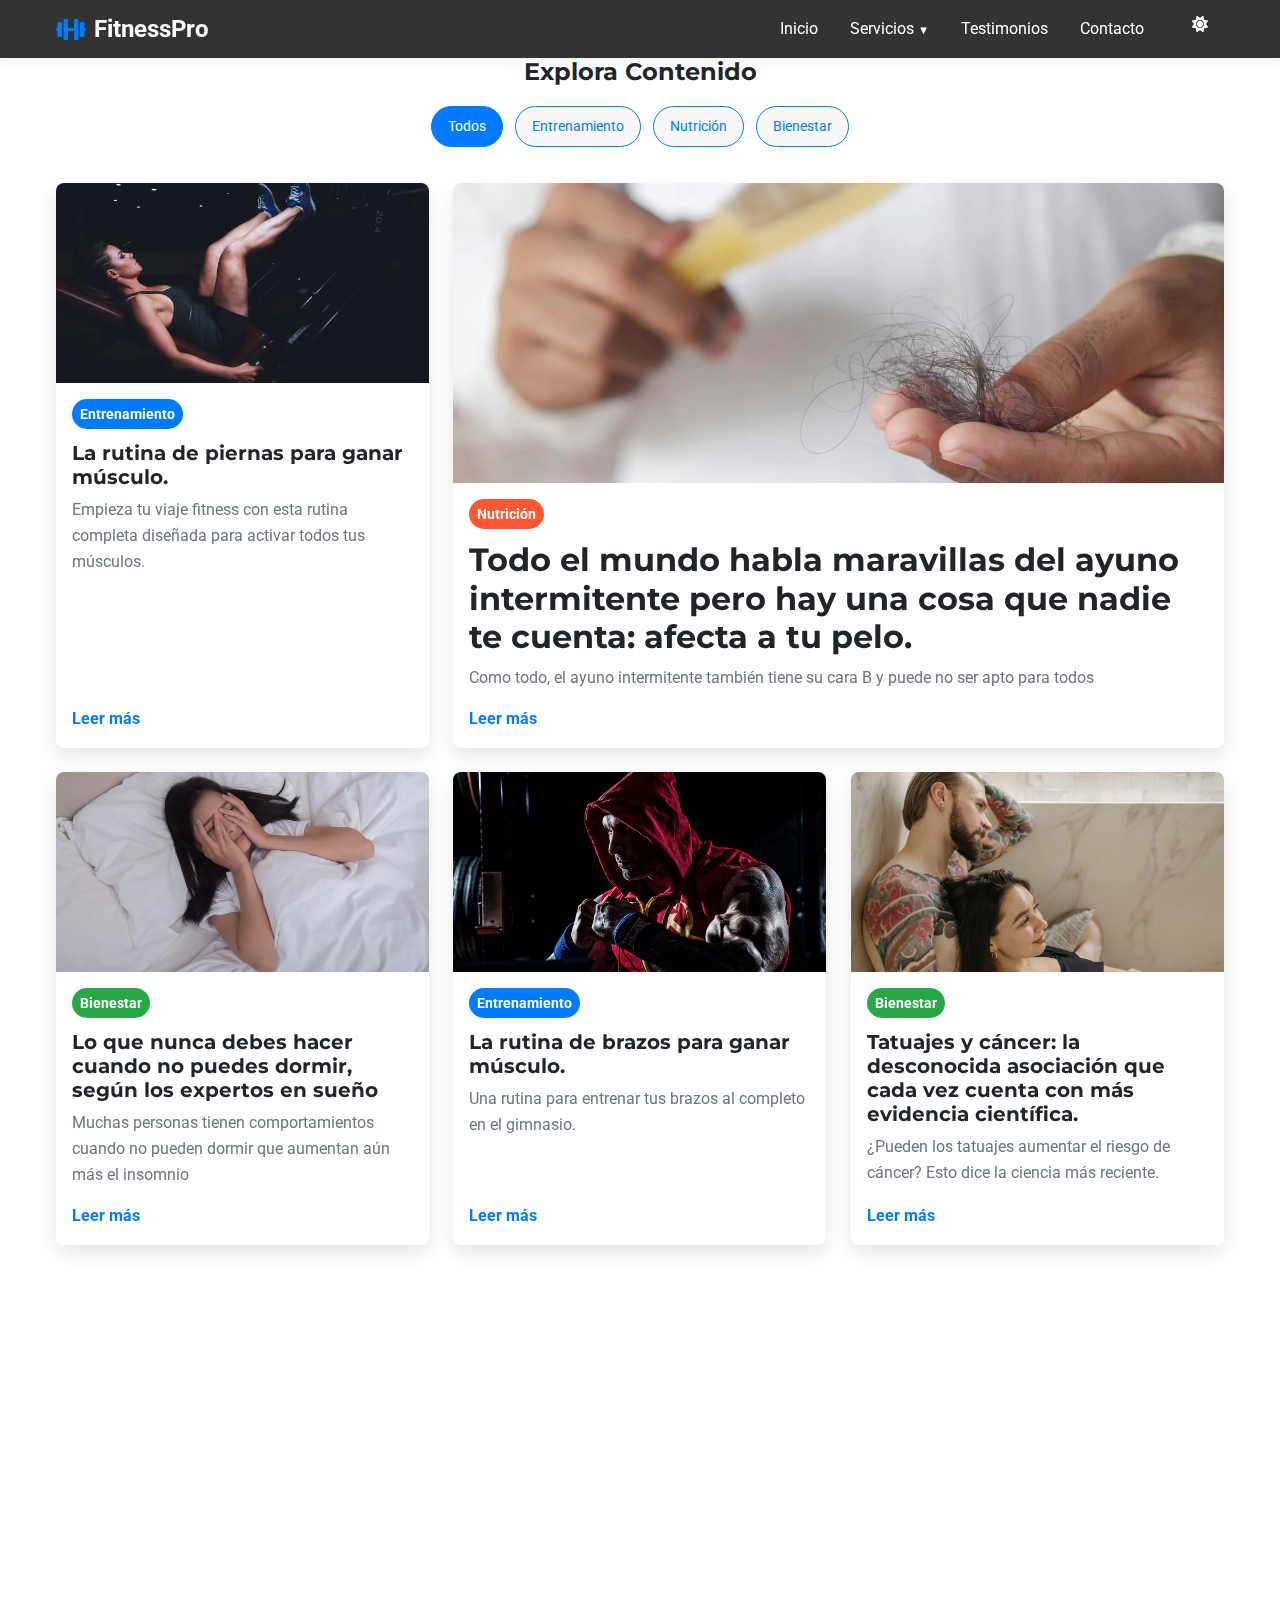
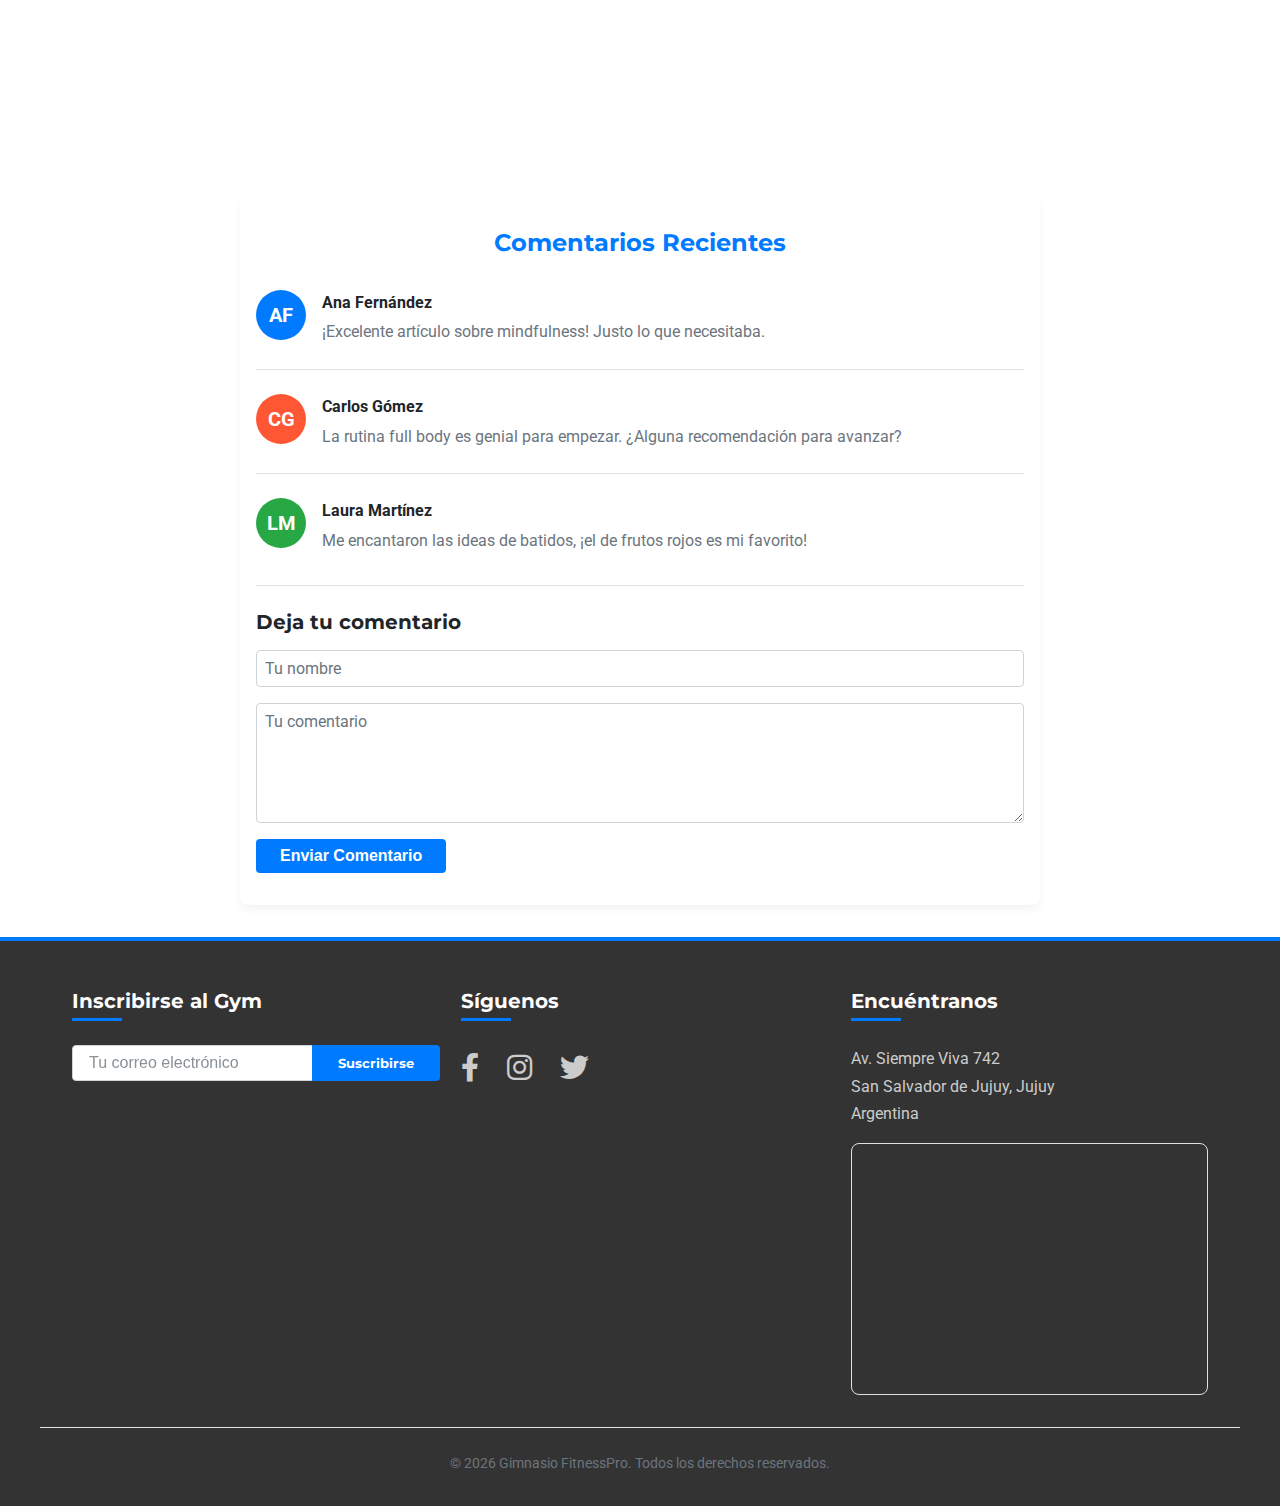
<file: subpaginas/blog.html>
<!DOCTYPE html>
<html lang="es"> 

    <head>
        <meta charset="UTF-8">
        <meta name="viewport" content="width=device-width, initial-scale=1.0">
        <link rel="icon" href="/media/icon.png" type="image/png">
        <title>FitnessPro</title>
        <link rel="preconnect" href="https://fonts.googleapis.com">
        <link rel="preconnect" href="https://fonts.gstatic.com" crossorigin>
        <link href="https://fonts.googleapis.com/css2?family=Montserrat:wght@700&family=Roboto:wght@400;700&display=swap" rel="stylesheet">
        <link rel="stylesheet" href="https://cdnjs.cloudflare.com/ajax/libs/font-awesome/6.0.0/css/all.min.css">
        <link rel="stylesheet" href="blog.css">
    </head>
    
    <body>
        <header>
            
          <div class="container">
              <a href="/index.html" class="logo"><i class="fas fa-dumbbell"></i>FitnessPro</a>
              <nav>
                  <button class="menu-toggle" id="menu-toggle" aria-label="Abrir menú" aria-expanded="false">
                      <i class="fas fa-bars" aria-hidden="true"></i>
                  </button>
      
                  <ul class="mega-menu" id="main-menu">
                      <li><a href="/index.html#hero">Inicio</a></li>
      
                      <li class="has-submenu">
                          <a>Servicios</a>
                          <div class="menu-desplegable">
                              <div class="columna-menu">
                                  <h4><a href="clases.html">Clases</a></h4>
                              </div>
                              <div class="columna-menu">
                                  <h4><a href="entrenadores.html">Entrenadores</a></h4>

                              </div>
                              <div class="columna-menu">
                                  <h4><a href="precios.html">Precios</a></h4>
                              </div>
                              <div class="columna-menu">
                                <h4><a href="blog.html">Blog</a></h4>
                            </div>
                          </div>
                      </li>
      
                      <li><a href="/index.html#testimonios">Testimonios</a></li>
                      <li><a href="#footer">Contacto</a></li>
                      <li>
                        <button id="theme-toggle" class="theme-toggle-btn" aria-label="Cambiar tema">
                            <i class="fas fa-sun" aria-hidden="true"></i>  <i class="fas fa-moon" aria-hidden="true"></i> </button>
                    </li>
                  </ul>
              </nav>
          </div>
      </header>
      <section class="filters">
        <h2>Explora Contenido</h2>
        <div class="filter-controls">
            <input type="radio" name="category-filter" id="filter-todos" checked>
            <label for="filter-todos">Todos</label>

            <input type="radio" name="category-filter" id="filter-entrenamiento">
            <label for="filter-entrenamiento">Entrenamiento</label>

            <input type="radio" name="category-filter" id="filter-nutricion">
            <label for="filter-nutricion">Nutrición</label>

            <input type="radio" name="category-filter" id="filter-bienestar">
            <label for="filter-bienestar">Bienestar</label>
        </div>
    </section>

    <main class="articles-grid">
        <article class="article-card category-entrenamiento reveal-item">
            <img src="/media/blog/rutina_piernas.webp" alt="Artículo sobre entrenamiento">
            <div class="card-content">
                <span class="tag tag-entrenamiento">Entrenamiento</span>
                <h3>La rutina de piernas para ganar músculo.</h3>
                <p>Empieza tu viaje fitness con esta rutina completa diseñada para activar todos tus músculos.</p>
                <a href="https://www.vitonica.com/entrenamiento/rutina-completa-para-entrenar-tus-piernas-gimnasio" class="read-more">Leer más</a>
            </div>
        </article>

        <article class="article-card category-nutricion reveal-item featured">
            <img src="/media/blog/perdida de cabello.webp" alt="Artículo destacado sobre nutrición">
             <div class="card-content">
                <span class="tag tag-nutricion">Nutrición</span>
                <h3>Todo el mundo habla maravillas del ayuno intermitente pero hay una cosa que nadie te cuenta: afecta a tu pelo.</h3>
                <p>Como todo, el ayuno intermitente también tiene su cara B y puede no ser apto para todos</p>
                <a href="https://www.vitonica.com/dietas/nos-contaron-muchas-ventajas-ayuno-intermitente-se-les-olvido-pequeno-detalle-puede-dejarnos-calvos" class="read-more">Leer más</a>
            </div>
        </article>

        <article class="article-card category-bienestar reveal-item">
            <img src="/media/blog/insomnio.webp" alt="Artículo sobre Bienestar">
             <div class="card-content">
                <span class="tag tag-bienestar">Bienestar</span>
                <h3>Lo que nunca debes hacer cuando no puedes dormir, según los expertos en sueño</h3>
                <p>Muchas personas tienen comportamientos cuando no pueden dormir que aumentan aún más el insomnio</p>
                <a href="https://www.vitonica.com/wellness/que-nunca-debes-hacer-cuando-no-puedes-dormir-expertos-sueno" class="read-more">Leer más</a>
            </div>
        </article>

        <article class="article-card category-entrenamiento reveal-item">
            <img src="/media/blog/rutina_brazos.webp" alt="Artículo sobre Cardio">
             <div class="card-content">
                <span class="tag tag-entrenamiento">Entrenamiento</span>
                <h3>La rutina de brazos para ganar músculo.</h3>
                <p>Una rutina para entrenar tus brazos al completo en el gimnasio.</p>
                <a href="https://www.vitonica.com/entrenamiento/rutina-para-entrenar-tus-brazos-al-completo-gimnasio" class="read-more">Leer más</a>
            </div>
        </article>
        <article class="article-card category-bienestar reveal-item">
            <img src="/media/blog/tatuajes.webp" alt="Artículo sobre Bienestar">
             <div class="card-content">
                <span class="tag tag-bienestar">Bienestar</span>
                <h3>Tatuajes y cáncer: la desconocida asociación que cada vez cuenta con más evidencia científica.</h3>
                <p>¿Pueden los tatuajes aumentar el riesgo de cáncer? Esto dice la ciencia más reciente.</p>
                <a href="https://www.vitonica.com/wellness/tatuajes-cancer-asociacion-desconocida-que-cada-vez-cuenta-evidencia-cientifica" class="read-more">Leer más</a>
            </div>
        </article>
         <article class="article-card category-nutricion reveal-item">
            <img src="/media/blog/lata_pescado.webp" alt="Artículo sobre Recetas Saludables">
             <div class="card-content">
                <span class="tag tag-nutricion">Nutrición</span>
                <h3>Luis Zamora, nutricionista: "el pescado en conserva es saludable, pero no podemos sólo comer pescado de lata".</h3>
                <p>Tienen más sal que el pescado fresco y pueden también tener más grasas y otros añadidos poco sanos.</p>
                <a href="https://www.vitonica.com/alimentos/luis-zamora-nutricionista-pescado-conserva-saludable-no-podemos-solo-comer-pescado-lata" class="read-more">Leer más</a>
            </div>
        </article>
        <article class="article-card category-entrenamiento reveal-item">
            <img src="/media/blog/press_banca.webp" alt="Artículo sobre Recetas Saludables">
             <div class="card-content">
                <span class="tag tag-entrenamiento">Entrenamiento</span>
                <h3>Los mejores ejercicios para destruir tus marcas en el press de banca.</h3>
                <p>El press de banca es el ejercicio estrella para medir la fuerza de empuje del tren superior</p>
                <a href="https://www.vitonica.com/entrenamiento/mejores-ejercicios-para-destruir-tus-marcas-press-banca-ninguno-pecho" class="read-more">Leer más</a>
            </div>
        </article>
        <article class="article-card category-bienestar reveal-item">
            <img src="/media/blog/bebidas.webp" alt="Artículo sobre Bienestar">
             <div class="card-content">
                <span class="tag tag-bienestar">Bienestar</span>
                <h3>Muchas personas toman una copita antes de dormir para conciliar el sueño, pero no conocen sus verdaderas consecuencias.</h3>
                <p>Puede elevar la frecuencia cardíaca y por ello, tener severas consecuencias sobre el descanso.</p>
                <a href="https://www.vitonica.com/prevencion/copita-antes-dormir-para-conciliar-sueno-tiene-precio-muy-alto-va-alla-calorias-vacias" class="read-more">Leer más</a>
            </div>
        </article>

    </main> <section class="comments-section">
        <h2>Comentarios Recientes</h2>

        <div id="comments-list">
            <div class="comment">
                <div class="comment-avatar" data-initials="AF"></div>
                <div class="comment-content">
                    <p class="comment-author">Ana Fernández</p>
                    <p class="comment-text">¡Excelente artículo sobre mindfulness! Justo lo que necesitaba.</p>
                </div>
            </div>

            <div class="comment">
                <div class="comment-avatar" data-initials="CG"></div>
                <div class="comment-content">
                    <p class="comment-author">Carlos Gómez</p>
                    <p class="comment-text">La rutina full body es genial para empezar. ¿Alguna recomendación para avanzar?</p>
                </div>
            </div>

             <div class="comment">
                <div class="comment-avatar" data-initials="LM"></div>
                <div class="comment-content">
                    <p class="comment-author">Laura Martínez</p>
                    <p class="comment-text">Me encantaron las ideas de batidos, ¡el de frutos rojos es mi favorito!</p>
                </div>
            </div>
        </div> <form class="comment-form" id="comment-form">
            <h3>Deja tu comentario</h3>

            <label for="comment-name" class="sr-only">Tu nombre</label>
            <input type="text" id="comment-name" placeholder="Tu nombre" required>

            <label for="comment-text" class="sr-only">Tu comentario</label>
            <textarea id="comment-text" placeholder="Tu comentario" rows="4" required></textarea>

            <button type="submit">Enviar Comentario</button>
        </form>
    </section>


    <footer id="footer">
        <div class="container">
            <div class="footer-contenido">
                <div class="columna-footer">
                    <h4>Inscribirse al Gym</h4>
                    <form class="form-newsletter" onsubmit="redirigirFormulario(event)">
                        <label for="email-newsletter" class="sr-only">Correo electrónico</label>
                        <input type="email" id="email-newsletter" placeholder="Tu correo electrónico" required>
                        <button type="submit" class="btn">Suscribirse</button>
                    </form>
                </div>
                <div class="columna-footer">
                    <h4>Síguenos</h4>
                    <div class="redes-sociales">
                        <a href="#" aria-label="Síguenos en Facebook"><i class="fab fa-facebook-f" aria-hidden="true"></i></a>
                        <a href="#" aria-label="Síguenos en Instagram"><i class="fab fa-instagram" aria-hidden="true"></i></a>
                        <a href="#" aria-label="Síguenos en Twitter"><i class="fab fa-twitter" aria-hidden="true"></i></a>
                    </div>
                </div>
                <div class="columna-footer">
                    <h4>Encuéntranos</h4>
                    <address>
                        Av. Siempre Viva 742<br>
                        San Salvador de Jujuy, Jujuy<br>
                        Argentina
                    </address>
                    <div class="mapa-container">
                       <iframe
                           src="https://www.openstreetmap.org/export/embed.html?bbox=-65.3318%2C-24.2109%2C-65.2718%2C-24.1709&layer=mapnik&marker=-24.1909%2C-65.3018"
                           width="100%" height="200" style="border:0;" allowfullscreen="" loading="lazy"
                           referrerpolicy="no-referrer-when-downgrade" title="Ubicación del Gimnasio FitnessPro"></iframe>
                    </div>
                </div>
            </div>
        </div>
        <div class="footer-bottom">
            <p>&copy; <span id="current-year">2025</span> Gimnasio FitnessPro. Todos los derechos reservados.</p>
        </div>
    </footer>

    <script>
        const currentYearSpan = document.getElementById('current-year');
        if (currentYearSpan) {
             currentYearSpan.textContent = new Date().getFullYear();
        }

        const revealItems = document.querySelectorAll('.reveal-item');
        if (revealItems.length > 0) {
            const revealOptions = { root: null, rootMargin: '0px', threshold: 0.1 };
            const revealCallback = (entries, observer) => {
                entries.forEach(entry => {
                    if (entry.isIntersecting) {
                        entry.target.classList.add('is-visible');
                        observer.unobserve(entry.target);
                    }
                });
            };
            const observer = new IntersectionObserver(revealCallback, revealOptions);
            revealItems.forEach(item => observer.observe(item));
        }
    </script>

    <script>
        const filterControls = document.querySelector('.filter-controls');
        const articles = document.querySelectorAll('.articles-grid .article-card');

        if (filterControls && articles.length > 0) {
            filterControls.addEventListener('change', (event) => {
                if (event.target.type === 'radio' && event.target.name === 'category-filter') {
                    const selectedCategory = event.target.id;
                    articles.forEach(article => {
                        const articleCategories = article.classList;
                        const isFeatured = article.classList.contains('featured'); // Para mantener el display del featured

                        if (selectedCategory === 'filter-todos') {
                            article.style.display = 'flex';
                        } else {
                            const targetCategoryClass = 'category-' + selectedCategory.split('-')[1];
                            if (articleCategories.contains(targetCategoryClass)) {
                                article.style.display = 'flex';
                            } else {
                                article.style.display = 'none';
                            }
                        }
                    });
                }
            });
        }
    </script>

    <script>
        const menuToggle = document.getElementById('menu-toggle');
        const mainMenu = document.getElementById('main-menu');

        if (menuToggle && mainMenu) {
            menuToggle.addEventListener('click', () => {
                mainMenu.classList.toggle('open');
                const expanded = menuToggle.getAttribute('aria-expanded') === 'true';
                menuToggle.setAttribute('aria-expanded', !expanded);
            });

            document.querySelectorAll('.mega-menu .has-submenu > a').forEach(link => {
                link.addEventListener('click', (e) => {
                    if (window.innerWidth <= 768) {
                        if (!e.target.closest('.menu-desplegable')) {
                             e.preventDefault();
                             const li = link.parentElement;
                             li.classList.toggle('show-submenu');
                        }
                    }
                 });
             });
        }
    </script>

    <script>
        const themeToggleBtn = document.getElementById('theme-toggle');
        if (themeToggleBtn) {
            const currentTheme = localStorage.getItem('theme');
            const prefersDarkScheme = window.matchMedia('(prefers-color-scheme: dark)');

            function applyTheme(theme) {
                if (theme === 'dark') {
                    document.documentElement.setAttribute('data-theme', 'dark');
                    localStorage.setItem('theme', 'dark');
                     themeToggleBtn.querySelector('.fa-sun').style.display = 'none';
                     themeToggleBtn.querySelector('.fa-moon').style.display = 'inline';
                } else {
                    document.documentElement.removeAttribute('data-theme');
                    localStorage.setItem('theme', 'light');
                    themeToggleBtn.querySelector('.fa-sun').style.display = 'inline';
                    themeToggleBtn.querySelector('.fa-moon').style.display = 'none';
                }
            }

            let initialTheme = 'light';
             if (currentTheme) {
                 initialTheme = currentTheme;
            } else if (prefersDarkScheme.matches) {
                initialTheme = 'dark';
            }
            applyTheme(initialTheme);

             themeToggleBtn.addEventListener('click', () => {
                 const themeToApply = document.documentElement.hasAttribute('data-theme') ? 'light' : 'dark';
                 applyTheme(themeToApply);
            });
        }
    </script>

    <script>
        function redirigirFormulario(event) {
            event.preventDefault();
            const emailInput = document.getElementById('email-newsletter');
            if (emailInput) {
                const email = emailInput.value;
                window.location.href = '/subpaginas/formulario.html?email=' + encodeURIComponent(email);
            } else {
                console.error("Elemento #email-newsletter no encontrado");
            }
        }
    </script>

    <script>

    const commentForm = document.getElementById('comment-form');
    const commentNameInput = document.getElementById('comment-name');
    const commentTextInput = document.getElementById('comment-text');
    const commentsList = document.getElementById('comments-list');

    if (commentForm && commentNameInput && commentTextInput && commentsList) {

        commentForm.addEventListener('submit', function(event) {
            event.preventDefault();

            const name = commentNameInput.value.trim();
            const text = commentTextInput.value.trim();

            if (name === '' || text === '') {
                alert('Por favor, completa ambos campos.');
                return;
            }

            addCommentToPage(name, text);

            commentNameInput.value = '';
            commentTextInput.value = '';
        });

    } else {
        console.error("No se encontraron todos los elementos necesarios para el formulario de comentarios.");
    }


    function addCommentToPage(name, text) {
        const newComment = document.createElement('div');
        newComment.classList.add('comment', 'reveal-item');

        const initials = name.split(' ').map(n => n[0]).join('').substring(0, 2).toUpperCase();

        newComment.innerHTML = `
            <div class="comment-avatar" data-initials="${initials}"></div>
            <div class="comment-content">
                <p class="comment-author">${escapeHTML(name)}</p>
                <p class="comment-text">${escapeHTML(text)}</p>
            </div>
        `;

        commentsList.prepend(newComment);

        const newAvatar = newComment.querySelector('.comment-avatar');
        if (newAvatar) {
            const commentCount = commentsList.children.length;
            const colorVarIndex = (commentCount % 3) + 1; // 1, 2, or 3
            newAvatar.style.backgroundColor = `var(--avatar-bg-${colorVarIndex})`;
            newAvatar.style.color = `var(--avatar-text-color)`;
        }

         setTimeout(() => {
            newComment.classList.add('is-visible');
         }, 50);


        console.log('Comentario añadido a la página:', { name, text });
    }

    function escapeHTML(str) {
        const div = document.createElement('div');
        div.appendChild(document.createTextNode(str));
        return div.innerHTML;
    }

    </script>


</body>
</html>
</file>
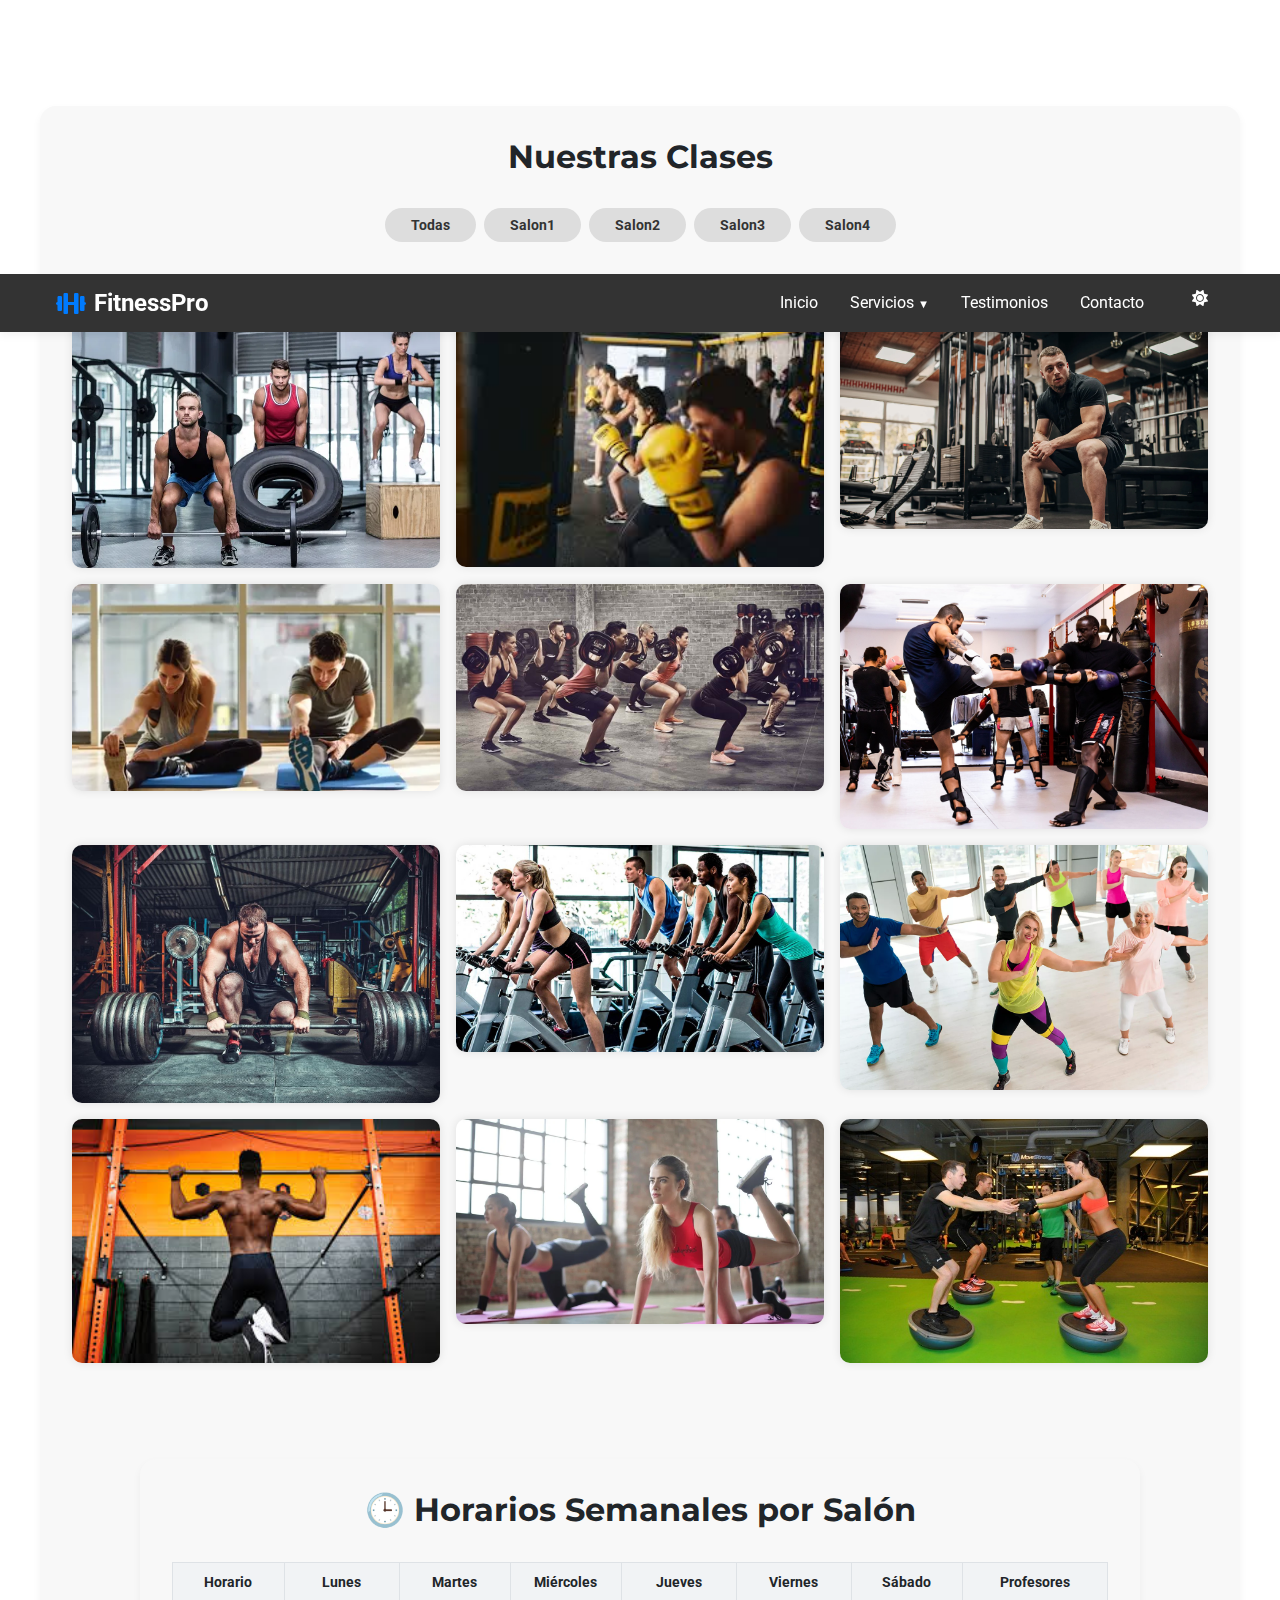
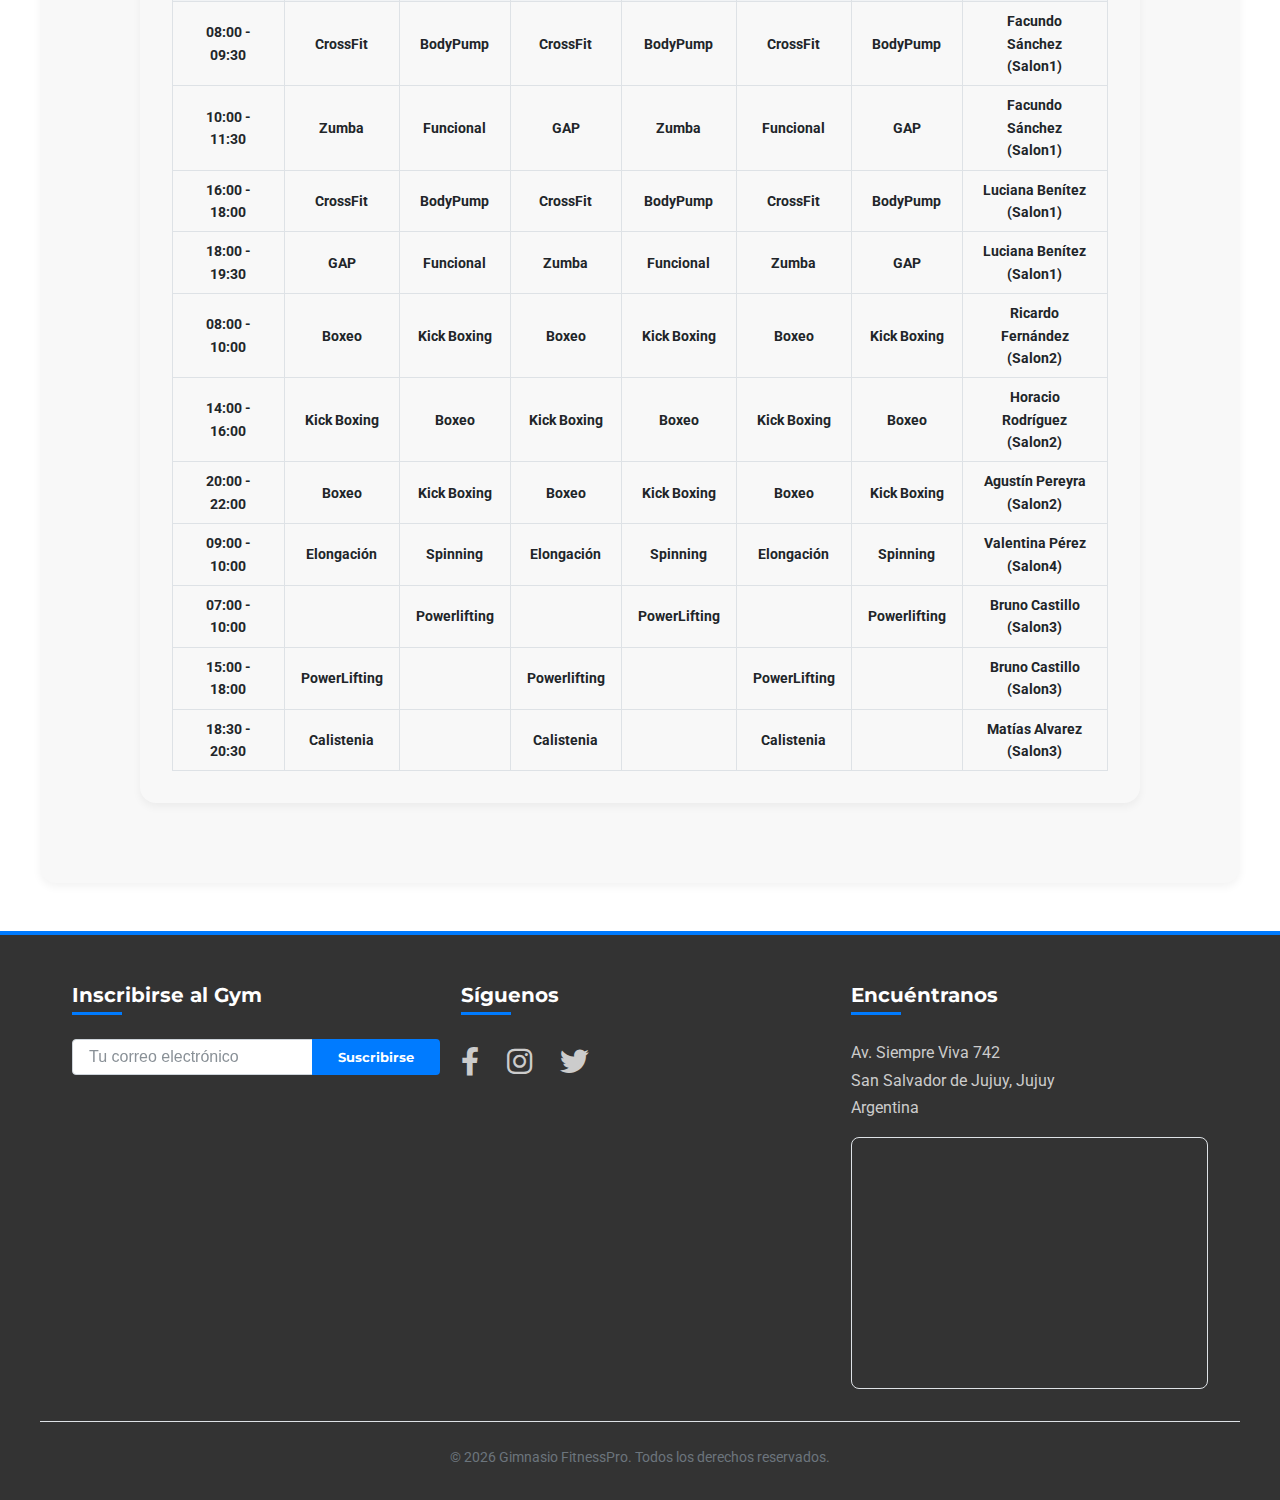
<file: subpaginas/clases.html>
<!DOCTYPE html>
<html lang="es"> 

    <head>
        <meta charset="UTF-8">
        <meta name="viewport" content="width=device-width, initial-scale=1.0">
        <link rel="icon" href="/media/icon.png" type="image/png">
        <title>FitnessPro</title>
        <link rel="preconnect" href="https://fonts.googleapis.com">
        <link rel="preconnect" href="https://fonts.gstatic.com" crossorigin>
        <link href="https://fonts.googleapis.com/css2?family=Montserrat:wght@700&family=Roboto:wght@400;700&display=swap" rel="stylesheet">
        <link rel="stylesheet" href="https://cdnjs.cloudflare.com/ajax/libs/font-awesome/6.0.0/css/all.min.css">
        <link rel="stylesheet" href="clases.css">
    </head>
    
    <body>
        <header>
            
          <div class="container">
              <a href="/index.html" class="logo"><i class="fas fa-dumbbell"></i>FitnessPro</a>
              <nav>
                  <button class="menu-toggle" id="menu-toggle" aria-label="Abrir menú" aria-expanded="false">
                      <i class="fas fa-bars" aria-hidden="true"></i>
                  </button>
      
                  <ul class="mega-menu" id="main-menu">
                      <li><a href="/index.html#hero">Inicio</a></li>
      
                      <li class="has-submenu">
                          <a>Servicios</a>
                          <div class="menu-desplegable">
                              <div class="columna-menu">
                                  <h4><a href="clases.html">Clases</a></h4>
                              </div>
                              <div class="columna-menu">
                                  <h4><a href="entrenadores.html">Entrenadores</a></h4>

                              </div>
                              <div class="columna-menu">
                                  <h4><a href="precios.html">Precios</a></h4>
                              </div>
                              <div class="columna-menu">
                                <h4><a href="blog.html">Blog</a></h4>
                            </div>
                          </div>
                      </li>
      
                      <li><a href="/index.html#testimonios">Testimonios</a></li>
                      <li><a href="#footer">Contacto</a></li>
                      <li>
                        <button id="theme-toggle" class="theme-toggle-btn" aria-label="Cambiar tema">
                            <i class="fas fa-sun" aria-hidden="true"></i>  <i class="fas fa-moon" aria-hidden="true"></i> </button>
                    </li>
                  </ul>
              </nav>
          </div>
      </header>
        <main class="contenedor-clases">
            <h1>Nuestras Clases</h1>

            <input type="radio" name="filtro" id="todos" checked>
            <input type="radio" name="filtro" id="salon1">
            <input type="radio" name="filtro" id="salon2">
            <input type="radio" name="filtro" id="salon3">
            <input type="radio" name="filtro" id="salon4">
        
            <div class="filtros">
              <label for="todos">Todas</label>
              <label for="salon1">Salon1</label>
              <label for="salon2">Salon2</label>
              <label for="salon3">Salon3</label>
              <label for="salon4">Salon4</label>
            </div>
                <section class="galeria-masonry">
                    <div class="masonry">
                        <div class="tarjeta salon1">
                            <img src="/media/Clases/crossfit.webp" alt="Crossfit">
                            <div class="overlay"><h3>Crossfit</h3></div>
                        </div>
                        <div class="tarjeta salon2">
                            <img src="/media/Clases/boxeo.jpeg" alt="Boxeo">
                            <div class="overlay"><h3>Boxeo</h3></div>
                        </div>
                        <div class="tarjeta salon3">
                            <img src="/media/Clases/musculacion2.webp" alt="Musculacion">
                            <div class="overlay"><h3>Musculacion</h3></div>
                        </div>
                        <div class="tarjeta salon4">
                            <img src="/media/Clases/elongacion.webp" alt="Elongacion">
                            <div class="overlay"><h3>Elongacion</h3></div>
                        </div>
                        <div class="tarjeta salon1">
                            <img src="/media/Clases/bodypump.jpg" alt="BodyPump">
                            <div class="overlay"><h3>BodyPump</h3></div>
                        </div>
                        <div class="tarjeta salon2">
                            <img src="/media/Clases/kickboxing.jpg" alt="Kickboxing">
                            <div class="overlay"><h3>Kickboxing</h3></div>
                        </div>
                        <div class="tarjeta salon3">
                            <img src="/media/Clases/powerlifting.jpg" alt="PowerLifting">
                            <div class="overlay"><h3>PowerLifting</h3></div>
                        </div>
                        <div class="tarjeta salon4">
                            <img src="/media/Clases/spinning.jpg" alt="Spinning">
                            <div class="overlay"><h3>Spinning</h3></div>
                        </div>
                        <div class="tarjeta salon1">
                            <img src="/media/Clases/zumba.webp" alt="Zumba">
                            <div class="overlay"><h3>Zumba</h3></div>
                        </div>
                        <div class="tarjeta salon3">
                            <img src="/media/Clases/calistenia.jpeg" alt="Calistenia">
                            <div class="overlay"><h3>Calistenia</h3></div>
                        </div>
                        <div class="tarjeta salon1">
                            <img src="/media/Clases/gap.webp" alt="GAP">
                            <div class="overlay"><h3>GAP</h3></div>
                        </div>
                        <div class="tarjeta salon1">
                            <img src="/media/Clases/funcional.jpg" alt="Funcional">
                            <div class="overlay"><h3>Funcional</h3></div>
                        </div>
                    </div>
                </section>
                <section class="horarios">
                    <h2>🕒 Horarios Semanales por Salón</h2>
                    <div class="tabla-grande">
                      <table class="tabla-horarios">
                        <thead>
                          <tr>
                            <th>Horario</th>
                            <th>Lunes</th>
                            <th>Martes</th>
                            <th>Miércoles</th>
                            <th>Jueves</th>
                            <th>Viernes</th>
                            <th>Sábado</th>
                            <th>Profesores</th>
                          </tr>
                        </thead>
                        <tbody>
                          <tr>
                            <td>08:00 - 09:30</td>
                            <td>CrossFit</td>
                            <td>BodyPump</td>
                            <td>CrossFit</td>
                            <td>BodyPump</td>
                            <td>CrossFit</td>
                            <td>BodyPump</td>
                            <td>Facundo Sánchez<br>(Salon1)</td>
                          </tr>
                          <tr>
                            <td>10:00 - 11:30</td>
                            <td>Zumba</td>
                            <td>Funcional</td>
                            <td>GAP</td>
                            <td>Zumba</td>
                            <td>Funcional</td>
                            <td>GAP</td>
                            <td>Facundo Sánchez<br>(Salon1)</td>
                          </tr>
                          <tr>
                            <td>16:00 - 18:00</td>
                            <td>CrossFit</td>
                            <td>BodyPump</td>
                            <td>CrossFit</td>
                            <td>BodyPump</td>
                            <td>CrossFit</td>
                            <td>BodyPump</td>
                            <td>Luciana Benítez<br>(Salon1)</td>
                          </tr>
                          <tr>
                            <td>18:00 - 19:30</td>
                            <td>GAP</td>
                            <td>Funcional</td>
                            <td>Zumba</td>
                            <td>Funcional</td>
                            <td>Zumba</td>
                            <td>GAP</td>
                            <td>Luciana Benítez<br>(Salon1)</td>
                          </tr>
                    
                          <tr>
                            <td>08:00 - 10:00</td>
                            <td>Boxeo</td>
                            <td>Kick Boxing</td>
                            <td>Boxeo</td>
                            <td>Kick Boxing</td>
                            <td>Boxeo</td>
                            <td>Kick Boxing</td>
                            <td>Ricardo Fernández <br>(Salon2)</td>
                          </tr>
                          <tr>
                            <td>14:00 - 16:00</td>
                            <td>Kick Boxing</td>
                            <td>Boxeo</td>
                            <td>Kick Boxing</td>
                            <td>Boxeo</td>
                            <td>Kick Boxing</td>
                            <td>Boxeo</td>
                            <td>Horacio Rodríguez<br>(Salon2)</td>
                          </tr>
                          <tr>
                            <td>20:00 - 22:00</td>
                            <td>Boxeo</td>
                            <td>Kick Boxing</td>
                            <td>Boxeo</td>
                            <td>Kick Boxing</td>
                            <td>Boxeo</td>
                            <td>Kick Boxing</td>
                            <td>Agustín Pereyra<br>(Salon2)</td>
                          </tr>
                           <tr>
                            <td>09:00 - 10:00</td>
                            <td>Elongación</td>
                            <td>Spinning</td>
                            <td>Elongación</td>
                            <td>Spinning</td>
                            <td>Elongación</td>
                            <td>Spinning</td>
                            <td>Valentina Pérez<br>(Salon4)</td>
                          </tr>
                    
                          <tr>
                            <td>07:00 - 10:00</td>
                            <td></td>
                            <td>Powerlifting</td>
                            <td></td>
                            <td>PowerLifting</td>
                            <td></td>
                            <td>Powerlifting</td>
                            <td>Bruno Castillo<br>(Salon3)</td>
                          </tr>
                          <tr>
                            <td>15:00 - 18:00</td>
                            <td>PowerLifting</td>
                            <td></td>
                            <td>Powerlifting</td>
                            <td></td>
                            <td>PowerLifting</td>
                            <td></td>
                            <td>Bruno Castillo<br>(Salon3)</td>
                          </tr>
                          <tr>
                            <td>18:30 - 20:30</td>
                            <td>Calistenia</td>
                            <td></td>
                            <td>Calistenia</td>
                            <td></td>
                            <td>Calistenia</td>
                            <td></td>
                            <td>Matías Alvarez<br>(Salon3)</td>
                          </tr>
      
                        </tbody>
                      </table>
                    </div>
                  
                    <div class="tablas-celular">
                      <table class="tabla-horarios">
                        <thead>
                          <tr>
                            <th>Horario</th>
                            <th>Lunes</th>
                            <th>Martes</th>
                            <th>Miércoles</th>
                            <th>Profesores</th>
                          </tr>
                        </thead>
                        <tbody>
                          <tr>
                            <td>08:00 - 09:30</td>
                            <td>CrossFit</td>
                            <td>BodyPump</td>
                            <td>CrossFit</td>
                            <td>Facundo Sánchez<br>(Salon1)</td>
                          </tr>
                          <tr>
                            <td>10:00 - 11:30</td>
                            <td>Zumba</td>
                            <td>Funcional</td>
                            <td>GAP</td>
                            <td>Facundo Sánchez<br>(Salon1)</td>
                          </tr>
                          <tr>
                            <td>16:00 - 18:00</td>
                            <td>CrossFit</td>
                            <td>BodyPump</td>
                            <td>CrossFit</td>
                            <td>Luciana Benítez<br>(Salon1)</td>
                          </tr>
                          <tr>
                            <td>18:00 - 19:30</td>
                            <td>GAP</td>
                            <td>Funcional</td>
                            <td>Zumba</td>
                            <td>Luciana Benítez<br>(Salon1)</td>
                          </tr>
                    
                          <tr>
                            <td>08:00 - 10:00</td>
                            <td>Boxeo</td>
                            <td>Kick Boxing</td>
                            <td>Boxeo</td>
                            <td>Ricardo Fernández <br>(Salon2)</td>
                          </tr>
                          <tr>
                            <td>14:00 - 16:00</td>
                            <td>Kick Boxing</td>
                            <td>Boxeo</td>
                            <td>Kick Boxing</td>
                            <td>Horacio Rodríguez<br>(Salon2)</td>
                          </tr>
                          <tr>
                            <td>20:00 - 22:00</td>
                            <td>Boxeo</td>
                            <td>Kick Boxing</td>
                            <td>Boxeo</td>
                            <td>Agustín Pereyra<br>(Salon2)</td>
                          </tr>
                           <tr>
                            <td>09:00 - 10:00</td>
                            <td>Elongación</td>
                            <td>Spinning</td>
                            <td>Elongación</td>
                            <td>Valentina Pérez<br>(Salon4)</td>
                          </tr>
                    
                          <tr>
                            <td>07:00 - 10:00</td>
                            <td></td>
                            <td>Powerlifting</td>
                            <td></td>
                            <td>Bruno Castillo<br>(Salon3)</td>
                          </tr>
                          <tr>
                            <td>15:00 - 18:00</td>
                            <td>PowerLifting</td>
                            <td></td>
                            <td>Powerlifting</td>
                            <td>Bruno Castillo<br>(Salon3)</td>
                          </tr>
                          <tr>
                            <td>18:30 - 20:30</td>
                            <td>Calistenia</td>
                            <td></td>
                            <td>Calistenia</td>
                            <td>Matías Alvarez<br>(Salon3)</td>
                          </tr>
      
                        </tbody>
                      </table>
                  
                      <table class="tabla-horarios">
                        <thead>
                          <tr>
                            <th>Horario</th>
                            <th>Jueves</th>
                            <th>Viernes</th>
                            <th>Sábado</th>
                            <th>Profesores</th>
                          </tr>
                        </thead>
                        <tbody>
                          <tr>
                            <td>08:00 - 09:30</td>
                            <td>BodyPump</td>
                            <td>CrossFit</td>
                            <td>BodyPump</td>
                            <td>Facundo Sánchez<br>(Salon1)</td>
                          </tr>
                          <tr>
                            <td>10:00 - 11:30</td>
                            <td>Zumba</td>
                            <td>Funcional</td>
                            <td>GAP</td>
                            <td>Facundo Sánchez<br>(Salon1)</td>
                          </tr>
                          <tr>
                            <td>16:00 - 18:00</td>
                            <td>BodyPump</td>
                            <td>CrossFit</td>
                            <td>BodyPump</td>
                            <td>Luciana Benítez<br>(Salon1)</td>
                          </tr>
                          <tr>
                            <td>18:00 - 19:30</td>
                            <td>Funcional</td>
                            <td>Zumba</td>
                            <td>GAP</td>
                            <td>Luciana Benítez<br>(Salon1)</td>
                          </tr>
                          <tr>
                            <td>08:00 - 10:00</td>
                            <td>Kick Boxing</td>
                            <td>Boxeo</td>
                            <td>Kick Boxing</td>
                            <td>Ricardo Fernández <br>(Salon2)</td>
                          </tr>
                          <tr>
                            <td>14:00 - 16:00</td>
                            <td>Boxeo</td>
                            <td>Kick Boxing</td>
                            <td>Boxeo</td>
                            <td>Horacio Rodríguez<br>(Salon2)</td>
                          </tr>
                          <tr>
                            <td>20:00 - 22:00</td>
                            <td>Kick Boxing</td>
                            <td>Boxeo</td>
                            <td>Kick Boxing</td>
                            <td>Agustín Pereyra<br>(Salon2)</td>
                          </tr>
                           <tr>
                            <td>09:00 - 10:00</td>
                            <td>Spinning</td>
                            <td>Elongación</td>
                            <td>Spinning</td>
                            <td>Valentina Pérez<br>(Salon4)</td>
                          </tr>
                    
                          <tr>
                            <td>07:00 - 10:00</td>
                            <td>PowerLifting</td>
                            <td></td>
                            <td>Powerlifting</td>
                            <td>Bruno Castillo<br>(Salon3)</td>
                          </tr>
                          <tr>
                            <td>15:00 - 18:00</td>
                            <td></td>
                            <td>PowerLifting</td>
                            <td></td>
                            <td>Bruno Castillo<br>(Salon3)</td>
                          </tr>
                          <tr>
                            <td>18:30 - 20:30</td>
                            <td></td>
                            <td>Calistenia</td>
                            <td></td>
                            <td>Matías Alvarez<br>(Salon3)</td>
                          </tr>
                        </tbody>
                      </table>
                    </div>    
      
      <div class="tablas-ultracelular">
        <table class="tabla-horarios">
          <thead>
            <tr>
              <th>Horario</th>
              <th>Lunes</th>
              <th>Profesor</th>
            </tr>
          </thead>
          <tbody>
            <tr>
              <td>08:00 - 09:30</td>
              <td>CrossFit</td>
              <td>Facundo Sánchez<br>(Salon1)</td>
            </tr>
            <tr>
              <td>10:00 - 11:30</td>
              <td>Zumba</td>
              <td>Facundo Sánchez<br>(Salon1)</td>
            </tr>
            <tr>
              <td>16:00 - 17:30</td>
              <td>CrossFit</td>
              <td>Luciana Benítez<br>(Salon1)</td>
            </tr>
            <tr>
              <td>18:00 - 19:30</td>
              <td>CrossFit</td>
              <td>Luciana Benítez<br>(Salon1)</td>
            </tr>
            <tr>
              <td>08:00 - 10:00</td>
              <td>Boxeo</td>
              <td>Ricardo Fernández<br>(Salon2)</td>
            </tr>
            <tr>
              <td>14:00 - 16:00</td>
              <td>Kick Boxing</td>>
              <td>Horacio Rodríguez<br>(Salon2)</td>
            </tr>
            <tr>
              <td>20:00 - 22:00</td>
              <td>Boxeo</td>
              <td>Agustín Pereyra<br>(Salon2)</td>
            </tr>
             <tr>
              <td>09:00 - 10:00</td>
              <td>Elongación</td>
              <td>Valentina Pérez<br>(Salon4)</td>
            </tr>
      
            <tr>
              <td>15:00 - 18:00</td>
              <td>PowerLifting</td>
              <td>Bruno Castillo<br>(Salon3)</td>
            </tr>
            <tr>
              <td>18:30 - 20:30</td>
              <td>Calistenia</td>
              <td>Matías Alvarez<br>(Salon3)</td>
            </tr>
      
          </tbody>
        </table>
      
        <table class="tabla-horarios">
          <thead>
            <tr>
              <th>Horario</th>
              <th>Martes</th>
              <th>Profesor</th>
            </tr>
          </thead>
          <tbody>
            <tr>
              <td>08:00 - 09:30</td>
              <td>CrossFit</td>
              <td>Facundo Sánchez (Salon1)</td>
            </tr>
            <tr>
              <td>10:00 - 11:30</td>
              <td>Funcional</td>
              <td>Facundo Sánchez (Salon1)</td>
            </tr>
            <tr>
              <td>16:00 - 18:00</td>
              <td>BodyPump</td>
              <td>Luciana Benítez(Salon1)</td>
            </tr>
            <tr>
              <td>18:00 - 19:30</td>
              <td>Funcional</td>
              <td>Luciana Benítez<br>(Salon1)</td>
            </tr>
            <tr>
              <td>08:00 - 10:00</td>
              <td>Kick Boxing</td>
              <td>Ricardo Fernández <br>(Salon2)</td>
            </tr>
            <tr>
              <td>14:00 - 16:00</td>
              <td>Boxeo</td>
              <td>Horacio Rodríguez<br>(Salon2)</td>
            </tr>
            <tr>
              <td>20:00 - 22:00</td>
              <td>Kick Boxing</td>
              <td>Agustín Pereyra<br>(Salon2)</td>
            </tr>
            <tr>
              <td>09:00 - 10:00</td>
              <td>Spinning</td>
              <td>Valentina Pérez<br>(Salon4)</td>
            </tr>
            <tr>
              <td>07:00 - 10:00</td>
              <td>Powerlifting</td>
              <td>Bruno Castillo<br>(Salon3)</td>
            </tr>
      
          </tbody>
        </table>
      
        <table class="tabla-horarios">
          <thead>
            <tr>
              <th>Horario</th>
              <th>Miercoles</th>
              <th>Profesor</th>
            </tr>
          </thead>
          <tbody>
            <tr>
              <td>08:00 - 09:30</td>
              <td>CrossFit</td>
              <td>Facundo Sánchez<br>(Salon1)</td>    
            </tr>
            <tr>
              <td>10:00 - 11:30</td>
              <td>GAP</td>
              <td>Facundo Sánchez<br>(Salon1)</td>
            </tr>
            <tr>
              <td>16:00 - 18:00</td>
              <td>CrossFit</td>
              <td>Luciana Benítez<br>(Salon1)</td>
            </tr>
            <tr>
              <td>18:00 - 19:30</td>
              <td>Zumba</td>
              <td>Luciana Benítez<br>(Salon1)</td>
            </tr>
      
            <tr>
              <td>08:00 - 10:00</td>
              <td>Boxeo</td>
              <td>Ricardo Fernández <br>(Salon2)</td>
            </tr>
            <tr>
              <td>14:00 - 16:00</td>
              <td>Kick Boxing</td>
              <td>Horacio Rodríguez<br>(Salon2)</td>
            </tr>
            <tr>
              <td>20:00 - 22:00</td>
              <td>Boxeo</td>
              <td>Agustín Pereyra<br>(Salon2)</td>
            </tr>
             <tr>
              <td>09:00 - 10:00</td>
              <td>Elongación</td>
              <td>Valentina Pérez<br>(Salon4)</td>
            </tr>
      
            <tr>
              <td>15:00 - 18:00</td>
              <td>Powerlifting</td>
              <td>Bruno Castillo<br>(Salon3)</td>
            </tr>
            <tr>
              <td>18:30 - 20:30</td>
              <td>Calistenia</td>
              <td>Matías Alvarez<br>(Salon3)</td>
            </tr>
      
          </tbody>
        </table>
      
        <table class="tabla-horarios">
          <thead>
            <tr>
              <th>Horario</th>
              <th>Jueves</th>
              <th>Profesor</th>
            </tr>
          </thead>
          <tbody>
             <tr>
              <td>08:00 - 09:30</td>
              <td>BodyPump</td>
              <td>Facundo Sánchez<br>(Salon1)</td>
            </tr>
            <tr>
              <td>10:00 - 11:30</td>
              <td>Zumba</td>
              <td>Facundo Sánchez<br>(Salon1)</td>
            </tr>
            <tr>
              <td>16:00 - 18:00</td>
              <td>BodyPump</td>
              <td>Luciana Benítez<br>(Salon1)</td>
            </tr>
            <tr>
              <td>18:00 - 19:30</td>
              <td>Funcional</td>
              <td>Luciana Benítez<br>(Salon1)</td>
            </tr>
      
            <tr>
              <td>08:00 - 10:00</td>
              <td>Kick Boxing</td>
              <td>Ricardo Fernández <br>(Salon2)</td>
            </tr>
            <tr>
              <td>14:00 - 16:00</td>
              <td>Boxeo</td>
              <td>Horacio Rodríguez<br>(Salon2)</td>
            </tr>
            <tr>
              <td>20:00 - 22:00</td>
              <td>Kick Boxing</td>
              <td>Agustín Pereyra<br>(Salon2)</td>
            </tr>
             <tr>
              <td>09:00 - 10:00</td>
              <td>Spinning</td>
              <td>Valentina Pérez<br>(Salon4)</td>
            </tr>
      
            <tr>
              <td>07:00 - 10:00</td>
              <td>PowerLifting</td>
              <td>Bruno Castillo<br>(Salon3)</td>
            </tr>
          </tbody>
        </table>
      
      
      
      
        <table class="tabla-horarios">
          <thead>
            <tr>
              <th>Horario</th>
              <th>Viernes</th>
              <th>Profesor</th>
            </tr>
          </thead>
          <tbody>
             <tr>
              <td>08:00 - 09:30</td>
              <td>CrossFit</td>
              <td>Facundo Sánchez<br>(Salon1)</td>
            </tr>
            <tr>
              <td>10:00 - 11:30</td>
              <td>Funcional</td>
              <td>Facundo Sánchez<br>(Salon1)</td>
            </tr>
            <tr>
              <td>16:00 - 18:00</td>
              <td>CrossFit</td>
              <td>Luciana Benítez<br>(Salon1)</td>
            </tr>
            <tr>
              <td>18:00 - 19:30</td>
              <td>Zumba</td>
              <td>Luciana Benítez<br>(Salon1)</td>
            </tr>
      
            <tr>
              <td>08:00 - 10:00</td>
              <td>Boxeo</td>
              <td>Ricardo Fernández <br>(Salon2)</td>
            </tr>
            <tr>
              <td>14:00 - 16:00</td>
              <td>Kick Boxing</td>
              <td>Horacio Rodríguez<br>(Salon2)</td>
            </tr>
            <tr>
              <td>20:00 - 22:00</td>
              <td>Boxeo</td>
              <td>Agustín Pereyra<br>(Salon2)</td>
            </tr>
             <tr>
              <td>09:00 - 10:00</td>
              <td>Elongación</td>
              <td>Valentina Pérez<br>(Salon4)</td>
            </tr>
      
            <tr>
              <td>15:00 - 18:00</td>
              <td>PowerLifting</td>
              <td>Bruno Castillo<br>(Salon3)</td>
            </tr>
            <tr>
              <td>18:30 - 20:30</td>
              <td>Calistenia</td>
              <td>Matías Alvarez<br>(Salon3)</td>
            </tr>
      
          </tbody>
        </table>
      
      
        <table class="tabla-horarios">
          <thead>
            <tr>
              <th>Horario</th>
              <th>Sabado</th>
              <th>Profesor</th>
            </tr>
          </thead>
          <tbody>
             <tr>
              <td>08:00 - 09:30</td>
              <td>BodyPump</td>
              <td>Facundo Sánchez<br>(Salon1)</td>
            </tr>
            <tr>
              <td>10:00 - 11:30</td>
              <td>GAP</td>
              <td>Facundo Sánchez<br>(Salon1)</td>
            </tr>
            <tr>
              <td>16:00 - 18:00</td>
              <td>BodyPump</td>
              <td>Luciana Benítez<br>(Salon1)</td>
            </tr>
            <tr>
              <td>18:00 - 19:30</td>
              <td>GAP</td>
              <td>Luciana Benítez<br>(Salon1)</td>
            </tr>
            <tr>
              <td>08:00 - 10:00</td>
              <td>Kick Boxing</td>
              <td>Ricardo Fernández <br>(Salon2)</td>
            </tr>
            <tr>
              <td>14:00 - 16:00</td>
              <td>Boxeo</td>
              <td>Horacio Rodríguez<br>(Salon2)</td>
            </tr>
            <tr>
              <td>20:00 - 22:00</td>
              <td>Kick Boxing</td>
              <td>Agustín Pereyra<br>(Salon2)</td>
            </tr>
             <tr>
              <td>09:00 - 10:00</td>
              <td>Spinning</td>
              <td>Valentina Pérez<br>(Salon4)</td>
            </tr>
      
            <tr>
              <td>07:00 - 10:00</td>
              <td>Powerlifting</td>
              <td>Bruno Castillo<br>(Salon3)</td>
            </tr>
          </tbody>
        </table>
      </div>
    </section>
          </main>   
          <footer id="footer">
            <div class="container">
                <div class="footer-contenido">
                    <div class="columna-footer">
                        <h4>Inscribirse al Gym</h4>
                        <form class="form-newsletter" onsubmit="redirigirFormulario(event)">
                          <label for="email-newsletter" class="sr-only">Correo electrónico</label>
                          <input type="email" id="email-newsletter" placeholder="Tu correo electrónico" required>
                          <button type="submit" class="btn">Suscribirse</button>
                        </form>
                    </div>
                    <div class="columna-footer">
                        <h4>Síguenos</h4>
                        <div class="redes-sociales">
                            <a href="#" aria-label="Síguenos en Facebook"><i class="fab fa-facebook-f" aria-hidden="true"></i></a>
                            <a href="#" aria-label="Síguenos en Instagram"><i class="fab fa-instagram" aria-hidden="true"></i></a>
                            <a href="#" aria-label="Síguenos en Twitter"><i class="fab fa-twitter" aria-hidden="true"></i></a>
                        </div>
                    </div>
                    <div class="columna-footer">
                        <h4>Encuéntranos</h4>
                        <address>
                            Av. Siempre Viva 742<br>
                            San Salvador de Jujuy, Jujuy<br>
                            Argentina
                        </address>
                        <div class="mapa-container">
                         <iframe
                            src="https://www.openstreetmap.org/export/embed.html?bbox=-65.3318%2C-24.2109%2C-65.2718%2C-24.1709&layer=mapnik&marker=-24.1909%2C-65.3018"
                            width="100%" height="200" style="border:0;" allowfullscreen="" loading="lazy"
                            referrerpolicy="no-referrer-when-downgrade" title="Ubicación del Gimnasio FitnessPro"></iframe>
                        </div>
                    </div>
                </div>
            </div>
            <div class="footer-bottom">
                <p>&copy; <span id="current-year">2025</span> Gimnasio FitnessPro. Todos los derechos reservados.</p>
            </div>
        </footer>
    </body>
    <script>
        const menuToggle = document.getElementById('menu-toggle');
        const mainMenu = document.getElementById('main-menu');
  
        menuToggle.addEventListener('click', () => {
          mainMenu.classList.toggle('open');
          const expanded = menuToggle.getAttribute('aria-expanded') === 'true';
          menuToggle.setAttribute('aria-expanded', !expanded);
        });
  
        document.querySelectorAll('.mega-menu .has-submenu > a').forEach(link => {
          link.addEventListener('click', (e) => {
              if (window.innerWidth <= 768) {
                  e.preventDefault();
                  const li = link.parentElement;
                  li.classList.toggle('show-submenu');
              }
          });
        });
    </script>

    <script>
        const themeToggleBtn = document.getElementById('theme-toggle');
        const currentTheme = localStorage.getItem('theme');
        const prefersDarkScheme = window.matchMedia('(prefers-color-scheme: dark)');

        function applyTheme(theme) {
        if (theme === 'dark') {
            document.documentElement.setAttribute('data-theme', 'dark');
            localStorage.setItem('theme', 'dark');
        } else {
            document.documentElement.removeAttribute('data-theme');
            localStorage.setItem('theme', 'light');
        }
        }
        if (currentTheme) {
        applyTheme(currentTheme);
        } else if (prefersDarkScheme.matches) {
        applyTheme('dark');
        } else {
        applyTheme('light'); 
        }
        themeToggleBtn.addEventListener('click', () => {
        const theme = document.documentElement.hasAttribute('data-theme') ? 'light' : 'dark';
        applyTheme(theme);
        });
    </script>
    <script>
        function redirigirFormulario(event) {
        event.preventDefault();
        const email = document.getElementById('email-newsletter').value;
        window.location.href = '/subpaginas/formulario.html?email=' + encodeURIComponent(email);
        }
    </script>
    <script>
        document.getElementById('current-year').textContent = new Date().getFullYear();
    </script>


</html>
</file>
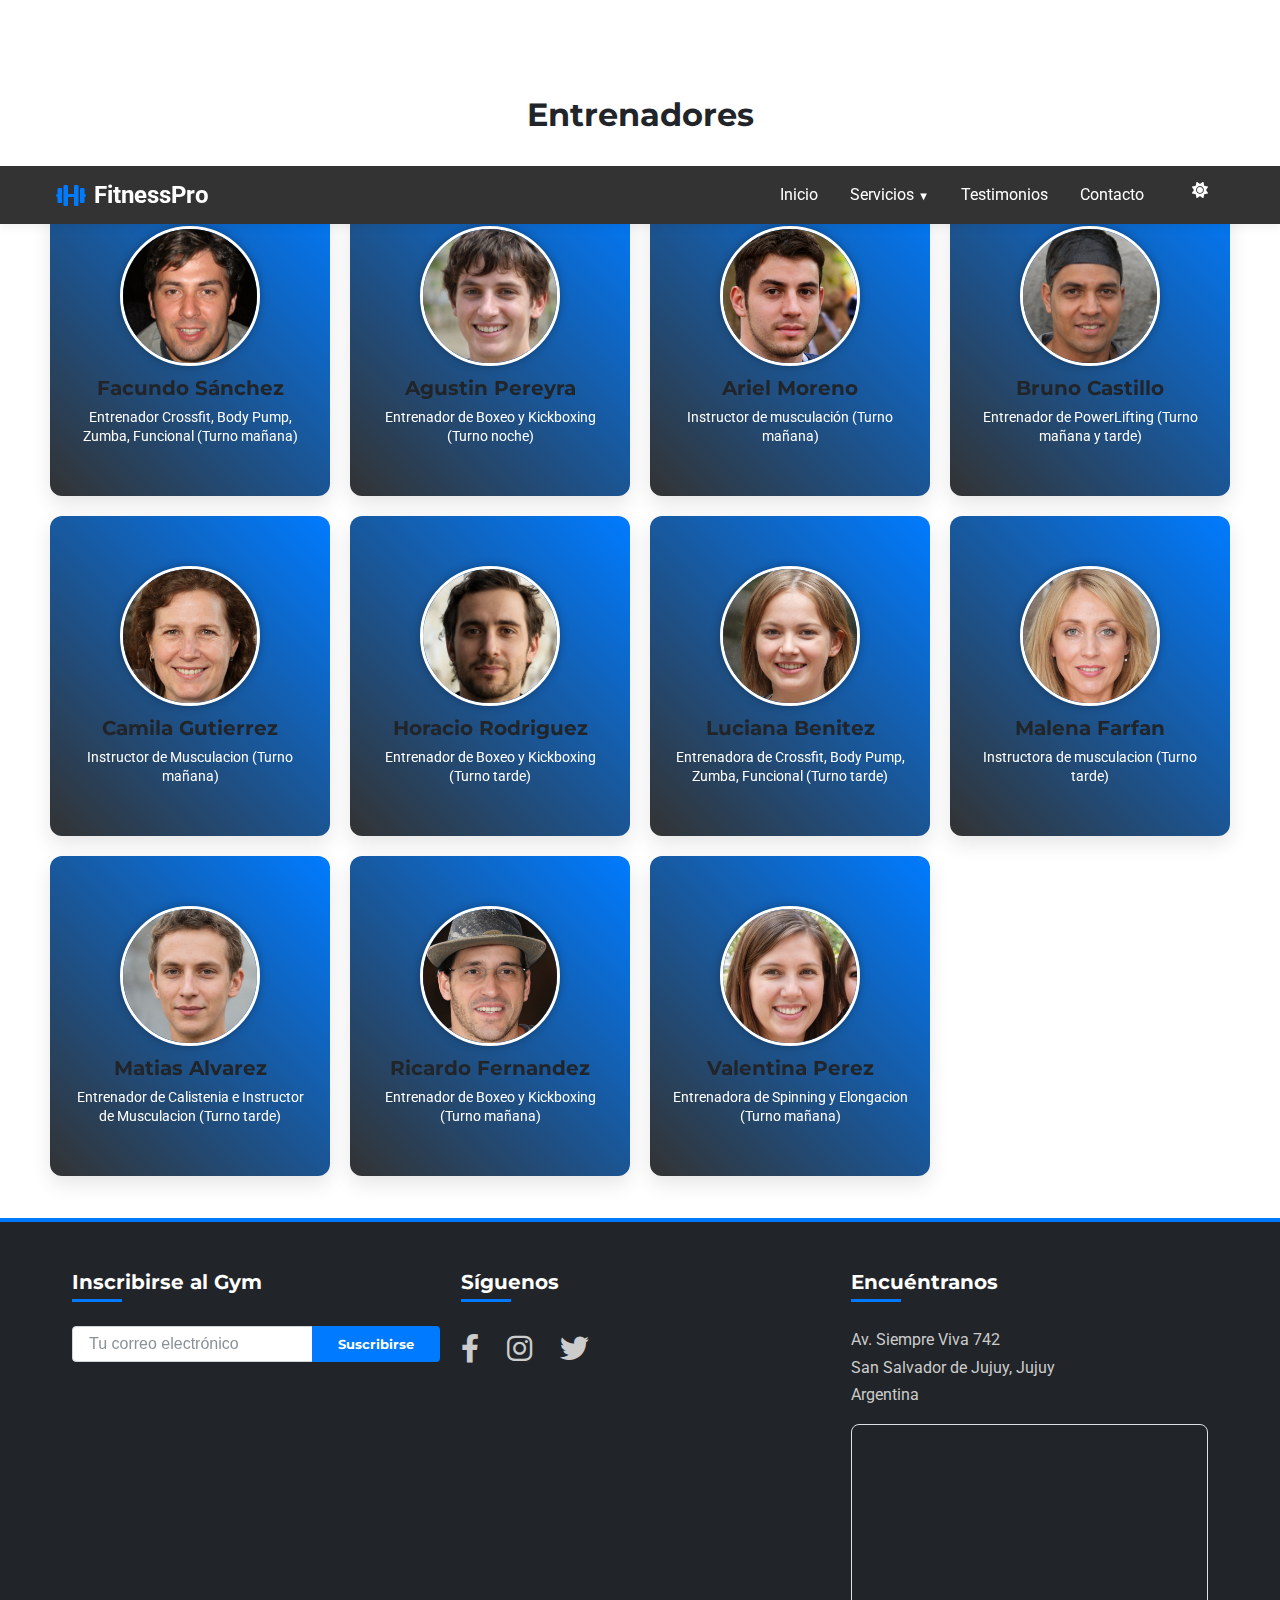
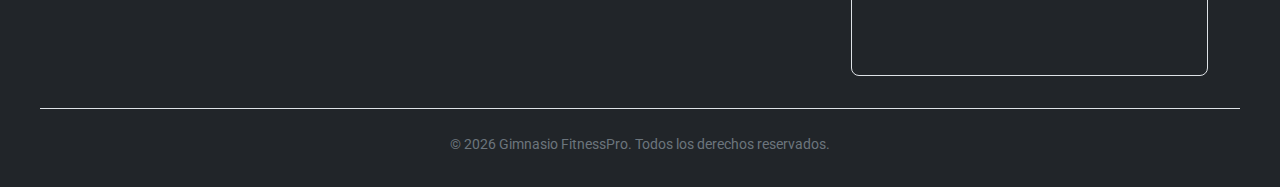
<file: subpaginas/entrenadores.html>
<!DOCTYPE html>
<html lang="es"> 

    <head>
        <meta charset="UTF-8">
        <meta name="viewport" content="width=device-width, initial-scale=1.0">
        <link rel="icon" href="/media/icon.png" type="image/png">
        <title>FitnessPro</title>
        <link rel="preconnect" href="https://fonts.googleapis.com">
        <link rel="preconnect" href="https://fonts.gstatic.com" crossorigin>
        <link href="https://fonts.googleapis.com/css2?family=Montserrat:wght@700&family=Roboto:wght@400;700&display=swap" rel="stylesheet">
        <link rel="stylesheet" href="https://cdnjs.cloudflare.com/ajax/libs/font-awesome/6.0.0/css/all.min.css">
        <link rel="stylesheet" href="entrenadores.css">
    </head>
    <body>
    <header>
        <div class="container">
            <a href="/index.html" class="logo"><i class="fas fa-dumbbell"></i>FitnessPro</a>
            <nav>
                <button class="menu-toggle" id="menu-toggle" aria-label="Abrir menú" aria-expanded="false">
                    <i class="fas fa-bars" aria-hidden="true"></i>
                </button>
    
                <ul class="mega-menu" id="main-menu">
                    <li><a href="/index.html#hero">Inicio</a></li>
    
                    <li class="has-submenu">
                        <a>Servicios</a>
                        <div class="menu-desplegable">
                            <div class="columna-menu">
                                <h4><a href="clases.html">Clases</a></h4>
                            </div>
                            <div class="columna-menu">
                                <h4><a href="entrenadores.html">Entrenadores</a></h4>

                            </div>
                            <div class="columna-menu">
                                <h4><a href="precios.html">Precios</a></h4>
                            </div>
                            <div class="columna-menu">
                              <h4><a href="blog.html">Blog</a></h4>
                          </div>
                        </div>
                    </li>
    
                    <li><a href="/index.html#testimonios">Testimonios</a></li>
                    <li><a href="#footer">Contacto</a></li>
                    <li>
                      <button id="theme-toggle" class="theme-toggle-btn" aria-label="Cambiar tema">
                          <i class="fas fa-sun" aria-hidden="true"></i>  <i class="fas fa-moon" aria-hidden="true"></i> </button>
                  </li>
                </ul>
            </nav>
        </div>
    </header>
    <main>
        <h1 style="text-align: center;"><br>Entrenadores</h1>

    <section class="contenedor-entrenadores">

        <!-- Ejemplo de tarjeta de entrenador -->
        <div class="tarjeta">
          <div class="tarjeta-inner">
            <div class="tarjeta-front">
            <img src="/media/Entrenadores/Facundo Sanchez.png" alt="Facundo Sánchez">
              <h2>Facundo Sánchez</h2>
              <p>Entrenador Crossfit, Body Pump, Zumba, Funcional (Turno mañana)</p>
            </div>
            <div class="tarjeta-back">
              <div class="habilidad">
                Fuerza<div class="barra fuerza" style="--valor: 90%"></div>
              </div>
              <div class="habilidad">
                Flexibilidad<div class="barra flexibilidad" style="--valor: 75%"></div>
              </div>
              <div class="habilidad">
                Cardio<div class="barra cardio" style="--valor: 85%"></div>
              </div>
              <div class="habilidad">
                Técnica<div class="barra tecnica" style="--valor: 80%"></div>
              </div>
              <div class="habilidad">
                Motivación<div class="barra motivacion" style="--valor: 95%"></div>
              </div>
              <div class="estrellas">
                <span class="estrella"></span>
                <span class="estrella"></span>
                <span class="estrella"></span>
                <span class="estrella"></span>
                <span class="estrella vacia"></span>
              </div>
            </div>
          </div>
        </div>
        <div class="tarjeta">
            <div class="tarjeta-inner">
              <div class="tarjeta-front">
              <img src="/media/Entrenadores/Agustin Pereyra.jpg" alt="Agustin Pereyra">
                <h2>Agustin Pereyra</h2>
                <p>Entrenador de Boxeo y Kickboxing (Turno noche)</p>
              </div>
              <div class="tarjeta-back">
                <div class="habilidad">
                  Fuerza<div class="barra fuerza" style="--valor: 90%"></div>
                </div>
                <div class="habilidad">
                  Flexibilidad<div class="barra flexibilidad" style="--valor: 65%"></div>
                </div>
                <div class="habilidad">
                  Cardio<div class="barra cardio" style="--valor: 85%"></div>
                </div>
                <div class="habilidad">
                  Técnica<div class="barra tecnica" style="--valor: 100%"></div>
                </div>
                <div class="habilidad">
                  Motivación<div class="barra motivacion" style="--valor: 85%"></div>
                </div>
                <div class="estrellas">
                  <span class="estrella"></span>
                  <span class="estrella"></span>
                  <span class="estrella"></span>
                  <span class="estrella vacia"></span>
                  <span class="estrella vacia"></span>
                </div>
              </div>
            </div>
          </div>
          <div class="tarjeta">
            <div class="tarjeta-inner">
              <div class="tarjeta-front">
              <img src="/media/Entrenadores/Ariel Moreno.jpeg" alt="Ariel Moreno">
                <h2>Ariel Moreno</h2>
                <p>Instructor de musculación (Turno mañana)</p>
              </div>
              <div class="tarjeta-back">
                <div class="habilidad">
                  Fuerza<div class="barra fuerza" style="--valor: 88%"></div>
                </div>
                <div class="habilidad">
                  Flexibilidad<div class="barra flexibilidad" style="--valor: 50%"></div>
                </div>
                <div class="habilidad">
                  Cardio<div class="barra cardio" style="--valor: 70%"></div>
                </div>
                <div class="habilidad">
                  Técnica<div class="barra tecnica" style="--valor: 80%"></div>
                </div>
                <div class="habilidad">
                  Motivación<div class="barra motivacion" style="--valor: 80%"></div>
                </div>
                <div class="estrellas">
                  <span class="estrella"></span>
                  <span class="estrella"></span>
                  <span class="estrella"></span>
                  <span class="estrella vacia"></span>
                  <span class="estrella vacia"></span>
                </div>
              </div>
            </div>
          </div>
          <div class="tarjeta">
            <div class="tarjeta-inner">
              <div class="tarjeta-front">
              <img src="/media/Entrenadores/Bruno Castillo.png" alt="Bruno Castillo">
                <h2>Bruno Castillo</h2>
                <p>Entrenador de PowerLifting (Turno mañana y tarde)</p>
              </div>
              <div class="tarjeta-back">
                <div class="habilidad">
                  Fuerza<div class="barra fuerza" style="--valor: 100%"></div>
                </div>
                <div class="habilidad">
                  Flexibilidad<div class="barra flexibilidad" style="--valor: 50%"></div>
                </div>
                <div class="habilidad">
                  Cardio<div class="barra cardio" style="--valor: 60%"></div>
                </div>
                <div class="habilidad">
                  Técnica<div class="barra tecnica" style="--valor: 95%"></div>
                </div>
                <div class="habilidad">
                  Motivación<div class="barra motivacion" style="--valor: 90%"></div>
                </div>
                <div class="estrellas">
                  <span class="estrella"></span>
                  <span class="estrella"></span>
                  <span class="estrella"></span>
                  <span class="estrella"></span>
                  <span class="estrella vacia"></span>
                </div>
              </div>
            </div>
          </div>
          <div class="tarjeta">
            <div class="tarjeta-inner">
              <div class="tarjeta-front">
              <img src="/media/Entrenadores/Camila Gutierrez.jpeg" alt="Camila Gutierrez">
                <h2>Camila Gutierrez</h2>
                <p>Instructor de Musculacion (Turno mañana)</p>
              </div>
              <div class="tarjeta-back">
                <div class="habilidad">
                  Fuerza<div class="barra fuerza" style="--valor: 90%"></div>
                </div>
                <div class="habilidad">
                  Flexibilidad<div class="barra flexibilidad" style="--valor: 60%"></div>
                </div>
                <div class="habilidad">
                  Cardio<div class="barra cardio" style="--valor: 65%"></div>
                </div>
                <div class="habilidad">
                  Técnica<div class="barra tecnica" style="--valor: 85%"></div>
                </div>
                <div class="habilidad">
                  Motivación<div class="barra motivacion" style="--valor: 95%"></div>
                </div>
                <div class="estrellas">
                  <span class="estrella"></span>
                  <span class="estrella"></span>
                  <span class="estrella"></span>
                  <span class="estrella"></span>
                  <span class="estrella vacia"></span>
                </div>
              </div>
            </div>
          </div>
          <div class="tarjeta">
            <div class="tarjeta-inner">
              <div class="tarjeta-front">
              <img src="/media/Entrenadores/Horacio Rodriguez.png" alt="Horacio Rodriguez">
                <h2>Horacio Rodriguez</h2>
                <p>Entrenador de Boxeo y Kickboxing (Turno tarde)</p>
              </div>
              <div class="tarjeta-back">
                <div class="habilidad">
                  Fuerza<div class="barra fuerza" style="--valor: 70%"></div>
                </div>
                <div class="habilidad">
                  Flexibilidad<div class="barra flexibilidad" style="--valor: 75%"></div>
                </div>
                <div class="habilidad">
                  Cardio<div class="barra cardio" style="--valor: 85%"></div>
                </div>
                <div class="habilidad">
                  Técnica<div class="barra tecnica" style="--valor: 70%"></div>
                </div>
                <div class="habilidad">
                  Motivación<div class="barra motivacion" style="--valor: 80%"></div>
                </div>
                <div class="estrellas">
                  <span class="estrella"></span>
                  <span class="estrella"></span>
                  <span class="estrella"></span>
                  <span class="estrella vacia"></span>
                  <span class="estrella vacia"></span>
                </div>
              </div>
            </div>
          </div>
          <div class="tarjeta">
            <div class="tarjeta-inner">
              <div class="tarjeta-front">
              <img src="/media/Entrenadores/Luciana Benitez.jpeg" alt="Luciana Benitez">
                <h2>Luciana Benitez</h2>
                <p>Entrenadora de Crossfit, Body Pump, Zumba, Funcional (Turno tarde)</p>
              </div>
              <div class="tarjeta-back">
                <div class="habilidad">
                  Fuerza<div class="barra fuerza" style="--valor: 60%"></div>
                </div>
                <div class="habilidad">
                  Flexibilidad<div class="barra flexibilidad" style="--valor: 85%"></div>
                </div>
                <div class="habilidad">
                  Cardio<div class="barra cardio" style="--valor: 90%"></div>
                </div>
                <div class="habilidad">
                  Técnica<div class="barra tecnica" style="--valor: 70%"></div>
                </div>
                <div class="habilidad">
                  Motivación<div class="barra motivacion" style="--valor: 90%"></div>
                </div>
                <div class="estrellas">
                  <span class="estrella"></span>
                  <span class="estrella"></span>
                  <span class="estrella"></span>
                  <span class="estrella"></span>
                  <span class="estrella vacia"></span>
                </div>
              </div>
            </div>
          </div>
          <div class="tarjeta">
            <div class="tarjeta-inner">
              <div class="tarjeta-front">
              <img src="/media/Entrenadores/Malena Farfan.jpeg" alt="Malena Farfan">
                <h2>Malena Farfan</h2>
                <p>Instructora de musculacion (Turno tarde)</p>
              </div>
              <div class="tarjeta-back">
                <div class="habilidad">
                  Fuerza<div class="barra fuerza" style="--valor: 80%"></div>
                </div>
                <div class="habilidad">
                  Flexibilidad<div class="barra flexibilidad" style="--valor: 65%"></div>
                </div>
                <div class="habilidad">
                  Cardio<div class="barra cardio" style="--valor: 70%"></div>
                </div>
                <div class="habilidad">
                  Técnica<div class="barra tecnica" style="--valor: 90%"></div>
                </div>
                <div class="habilidad">
                  Motivación<div class="barra motivacion" style="--valor: 80%"></div>
                </div>
                <div class="estrellas">
                  <span class="estrella"></span>
                  <span class="estrella"></span>
                  <span class="estrella"></span>
                  <span class="estrella vacia"></span>
                  <span class="estrella vacia"></span>
                </div>
              </div>
            </div>
          </div>
          <div class="tarjeta">
            <div class="tarjeta-inner">
              <div class="tarjeta-front">
              <img src="/media/Entrenadores/Matias Alvarez.jpeg" alt="Matias Alvarez">
                <h2>Matias Alvarez</h2>
                <p>Entrenador de Calistenia e Instructor de Musculacion (Turno tarde)</p>
              </div>
              <div class="tarjeta-back">
                <div class="habilidad">
                  Fuerza<div class="barra fuerza" style="--valor: 95%"></div>
                </div>
                <div class="habilidad">
                  Flexibilidad<div class="barra flexibilidad" style="--valor: 60%"></div>
                </div>
                <div class="habilidad">
                  Cardio<div class="barra cardio" style="--valor: 65%"></div>
                </div>
                <div class="habilidad">
                  Técnica<div class="barra tecnica" style="--valor: 70%"></div>
                </div>
                <div class="habilidad">
                  Motivación<div class="barra motivacion" style="--valor: 85%"></div>
                </div>
                <div class="estrellas">
                  <span class="estrella"></span>
                  <span class="estrella"></span>
                  <span class="estrella"></span>
                  <span class="estrella vacia"></span>
                  <span class="estrella vacia"></span>
                </div>
              </div>
            </div>
          </div>
          <div class="tarjeta">
            <div class="tarjeta-inner">
              <div class="tarjeta-front">
              <img src="/media/Entrenadores/Ricardo Fernandez.jpeg" alt="Ricardo Fernandez">
                <h2>Ricardo Fernandez</h2>
                <p>Entrenador de Boxeo y Kickboxing (Turno mañana)</p>
              </div>
              <div class="tarjeta-back">
                <div class="habilidad">
                  Fuerza<div class="barra fuerza" style="--valor: 70%"></div>
                </div>
                <div class="habilidad">
                  Flexibilidad<div class="barra flexibilidad" style="--valor: 75%"></div>
                </div>
                <div class="habilidad">
                  Cardio<div class="barra cardio" style="--valor: 80%"></div>
                </div>
                <div class="habilidad">
                  Técnica<div class="barra tecnica" style="--valor: 85%"></div>
                </div>
                <div class="habilidad">
                  Motivación<div class="barra motivacion" style="--valor: 90%"></div>
                </div>
                <div class="estrellas">
                  <span class="estrella"></span>
                  <span class="estrella"></span>
                  <span class="estrella"></span>
                  <span class="estrella"></span>
                  <span class="estrella vacia"></span>
                </div>
              </div>
            </div>
          </div>
          <div class="tarjeta">
            <div class="tarjeta-inner">
              <div class="tarjeta-front">
              <img src="/media/Entrenadores/Valentina Perez.jpeg" alt="Valentina Perez">
                <h2>Valentina Perez</h2>
                <p>Entrenadora de Spinning y Elongacion (Turno mañana)</p>
              </div>
              <div class="tarjeta-back">
                <div class="habilidad">
                  Fuerza<div class="barra fuerza" style="--valor: 50%"></div>
                </div>
                <div class="habilidad">
                  Flexibilidad<div class="barra flexibilidad" style="--valor: 99%"></div>
                </div>
                <div class="habilidad">
                  Cardio<div class="barra cardio" style="--valor: 95%"></div>
                </div>
                <div class="habilidad">
                  Técnica<div class="barra tecnica" style="--valor: 50%"></div>
                </div>
                <div class="habilidad">
                  Motivación<div class="barra motivacion" style="--valor: 99%"></div>
                </div>
                <div class="estrellas">
                  <span class="estrella"></span>
                  <span class="estrella"></span>
                  <span class="estrella"></span>
                  <span class="estrella"></span>
                  <span class="estrella vacia"></span>
                </div>
              </div>
            </div>
          </div>        
    
        <!-- Repetir la estructura con cada entrenador -->
    
      </section>
    </main>
    <footer id="footer">
        <div class="container">
            <div class="footer-contenido">
                <div class="columna-footer">
                    <h4>Inscribirse al Gym</h4>
                    <form class="form-newsletter" onsubmit="redirigirFormulario(event)">
                      <label for="email-newsletter" class="sr-only">Correo electrónico</label>
                      <input type="email" id="email-newsletter" placeholder="Tu correo electrónico" required>
                      <button type="submit" class="btn">Suscribirse</button>
                    </form>
                </div>
                <div class="columna-footer">
                    <h4>Síguenos</h4>
                    <div class="redes-sociales">
                        <a href="#" aria-label="Síguenos en Facebook"><i class="fab fa-facebook-f" aria-hidden="true"></i></a>
                        <a href="#" aria-label="Síguenos en Instagram"><i class="fab fa-instagram" aria-hidden="true"></i></a>
                        <a href="#" aria-label="Síguenos en Twitter"><i class="fab fa-twitter" aria-hidden="true"></i></a>
                    </div>
                </div>
                <div class="columna-footer">
                    <h4>Encuéntranos</h4>
                    <address>
                        Av. Siempre Viva 742<br>
                        San Salvador de Jujuy, Jujuy<br>
                        Argentina
                    </address>
                    <div class="mapa-container">
                     <iframe
                        src="https://www.openstreetmap.org/export/embed.html?bbox=-65.3318%2C-24.2109%2C-65.2718%2C-24.1709&layer=mapnik&marker=-24.1909%2C-65.3018"
                        width="100%" height="200" style="border:0;" allowfullscreen="" loading="lazy"
                        referrerpolicy="no-referrer-when-downgrade" title="Ubicación del Gimnasio FitnessPro"></iframe>
                    </div>
                </div>
            </div>
        </div>
        <div class="footer-bottom">
            <p>&copy; <span id="current-year">2025</span> Gimnasio FitnessPro. Todos los derechos reservados.</p>
        </div>
    </footer>
    </body>
    <script>
        const menuToggle = document.getElementById('menu-toggle');
        const mainMenu = document.getElementById('main-menu');
  
        menuToggle.addEventListener('click', () => {
          mainMenu.classList.toggle('open');
          const expanded = menuToggle.getAttribute('aria-expanded') === 'true';
          menuToggle.setAttribute('aria-expanded', !expanded);
        });
  
        document.querySelectorAll('.mega-menu .has-submenu > a').forEach(link => {
          link.addEventListener('click', (e) => {
              if (window.innerWidth <= 768) {
                  e.preventDefault();
                  const li = link.parentElement;
                  li.classList.toggle('show-submenu');
              }
          });
        });
    </script>

    <script>
        const themeToggleBtn = document.getElementById('theme-toggle');
        const currentTheme = localStorage.getItem('theme');
        const prefersDarkScheme = window.matchMedia('(prefers-color-scheme: dark)');

        function applyTheme(theme) {
        if (theme === 'dark') {
            document.documentElement.setAttribute('data-theme', 'dark');
            localStorage.setItem('theme', 'dark');
        } else {
            document.documentElement.removeAttribute('data-theme');
            localStorage.setItem('theme', 'light');
        }
        }
        if (currentTheme) {
        applyTheme(currentTheme);
        } else if (prefersDarkScheme.matches) {
        applyTheme('dark');
        } else {
        applyTheme('light'); 
        }
        themeToggleBtn.addEventListener('click', () => {
        const theme = document.documentElement.hasAttribute('data-theme') ? 'light' : 'dark';
        applyTheme(theme);
        });
    </script>
    <script>
        function redirigirFormulario(event) {
        event.preventDefault();
        const email = document.getElementById('email-newsletter').value;
        window.location.href = '/subpaginas/formulario.html?email=' + encodeURIComponent(email);
        }
    </script>
    <script>
        document.getElementById('current-year').textContent = new Date().getFullYear();
    </script>
</html>
</file>
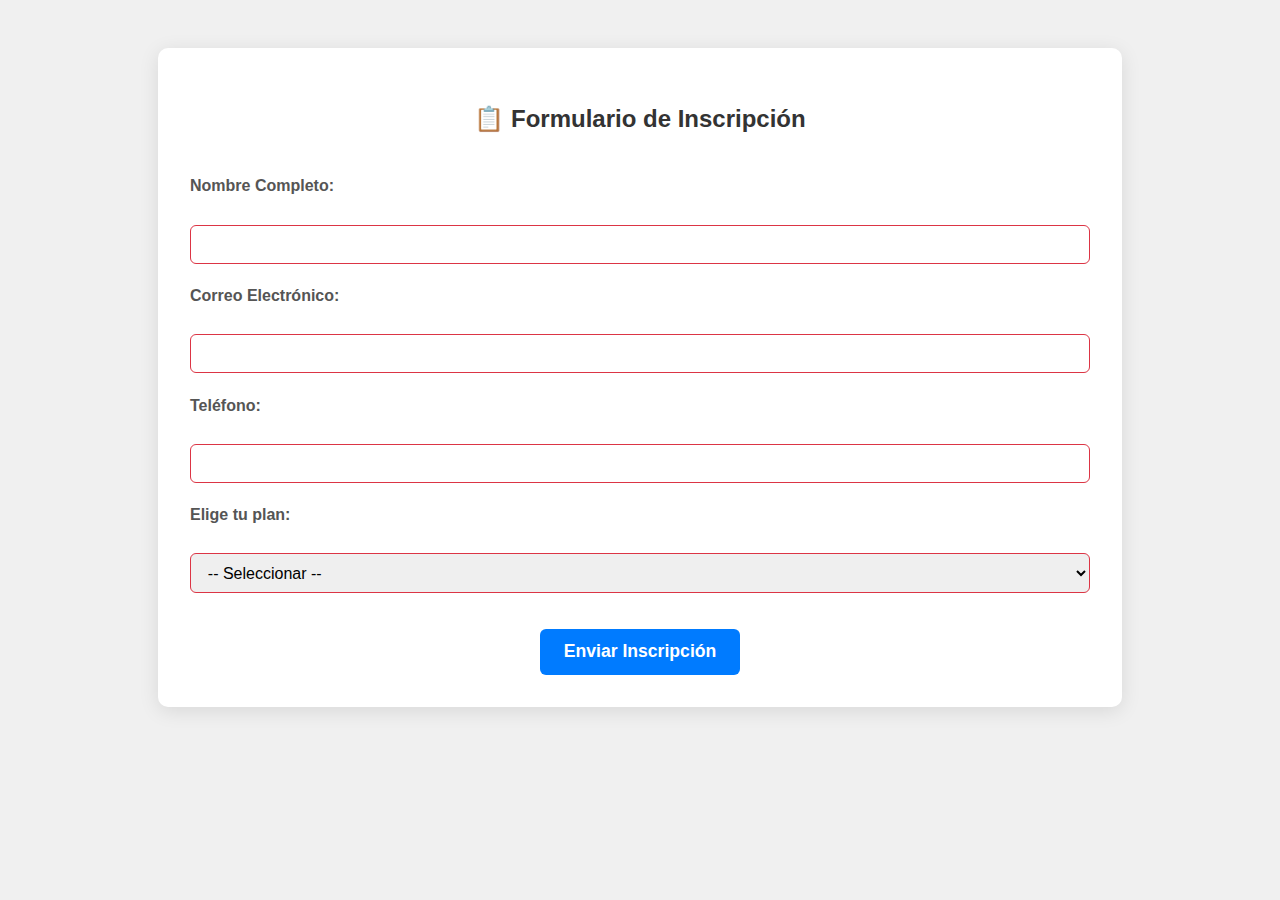
<file: subpaginas/formulario.html>
<!DOCTYPE html>
<html lang="es">
<head>
  <meta charset="UTF-8" />
  <meta name="viewport" content="width=device-width, initial-scale=1.0" />
  <link rel="icon" href="/media/icon.png" type="image/png">
  <title>FitnessPro</title>
  <link rel="stylesheet" href="formulario.css">
</head>
<body>
  <form id="formulario">
    <h2>📋 Formulario de Inscripción</h2>

    <label for="nombre">Nombre Completo:</label>
    <input type="text" id="nombre" name="nombre" required />

    <label for="email">Correo Electrónico:</label>
    <input type="email" id="email" name="email" required />

    <label for="telefono">Teléfono:</label>
    <input type="tel" id="telefono" name="telefono" pattern="[0-9]{7,15}" title="Ingresa un número de teléfono válido (solo números, entre 7 y 15 dígitos)" required /> <label for="plan">Elige tu plan:</label>
    <select id="plan" name="plan" required>
      <option value="">-- Seleccionar --</option>
      <option value="estandar">Musculación Estándar</option>
      <option value="premium">Musculación Premium</option>
      <option value="sueltas">Plan Clases Sueltas (Acceso a 2 clases)</option> </select>

    <div id="opcion-pago" style="display: none;">
      <label>Frecuencia de Pago:</label>
      <div class="radio-group">
          <input type="radio" id="pago-mensual" name="frecuencia_pago" value="mensual" checked>
          <label for="pago-mensual">Mensual</label>
          <input type="radio" id="pago-anual" name="frecuencia_pago" value="anual">
          <label for="pago-anual">Anual</label>
       </div>
    </div>

    <div id="precio-calculado" style="display: none;"></div>

    <div id="pregunta-instructor" style="display: none;">
      <label>¿Deseas un instructor personal?</label>
      <select id="quiere-instructor">
        <option value="no">No</option>
        <option value="si">Sí (Costo adicional)</option>
      </select>
    </div>

    <div id="opcion-instructor" style="display: none;">
      <label>Selecciona tu instructor:</label>
      <select id="instructores" name="instructor_seleccionado"> <option value="">-- Seleccionar --</option>
        <option value="camila">Camila Gutiérrez (mañana)</option>
        <option value="ariel">Ariel Moreno (mañana)</option>
        <option value="malena">Malena Farfán (tarde)</option>
        <option value="matias">Matías Álvarez (tarde/noche)</option>
      </select>
    </div>

    <div id="clases-premium" style="display: none;">
      <label>Elige 1 clase incluida (Plan Premium):</label>
      <select id="clase-premium" name="clase_premium_elegida"> <option value="">-- Seleccionar Clase --</option>
        <option value="Crossfit">Crossfit</option>
        <option value="BodyPump">BodyPump</option>
        <option value="Zumba">Zumba</option>
        <option value="Funcional">Funcional</option>
        <option value="Powerlifting">Powerlifting</option>
        <option value="Calistenia">Calistenia</option>
        <option value="Spinning">Spinning</option>
        <option value="GAP">GAP</option>
        <option value="Elongacion">Elongación</option>
      </select>
    </div>

    <div id="clases-sueltas" style="display: none;">
      <label>Elige 2 clases para tu plan:</label>
      <select multiple id="clases-sueltas-select" size="5" name="clases_sueltas_elegidas"> <option value="Crossfit">Crossfit</option>
        <option value="BodyPump">BodyPump</option>
        <option value="Zumba">Zumba</option>
        <option value="Funcional">Funcional</option>
        <option value="Powerlifting">Powerlifting</option>
        <option value="Calistenia">Calistenia</option>
        <option value="Spinning">Spinning</option>
        <option value="GAP">GAP</option>
        <option value="Elongacion">Elongación</option>
        <option value="Boxeo">Boxeo</option>
        <option value="Kickboxing">Kickboxing</option>
      </select>
      <p id="clases-error" style="color:red; display:none;">Debes seleccionar exactamente 2 clases.</p>
    </div>

    <div class="spinner" id="spinner"></div>
    <button type="submit">Enviar Inscripción</button>
  </form>

  <div class="modal" id="modal">
    <div class="modal-content">
      <h3>¡Formulario enviado correctamente!</h3>
      <p>Gracias por suscribirte al gimnasio 💪. Recibirás un correo con los próximos pasos.</p>
      <button onclick="window.location.href='../index.html'"> Volver al inicio
      </button>
    </div>
  </div>

  <script>
    const planSelect = document.getElementById('plan');
    const opcionPagoDiv = document.getElementById('opcion-pago');
    const precioCalculadoDiv = document.getElementById('precio-calculado');
    const preguntaInstructorDiv = document.getElementById('pregunta-instructor');
    const quiereInstructorSelect = document.getElementById('quiere-instructor');
    const opcionInstructorDiv = document.getElementById('opcion-instructor');
    const instructoresSelect = document.getElementById('instructores');
    const clasesPremiumDiv = document.getElementById('clases-premium');
    const clasePremiumSelect = document.getElementById('clase-premium');
    const clasesSueltasDiv = document.getElementById('clases-sueltas');
    const clasesSueltasSelect = document.getElementById('clases-sueltas-select');
    const clasesErrorP = document.getElementById('clases-error');
    const form = document.getElementById('formulario');
    const spinner = document.getElementById('spinner');
    const modal = document.getElementById('modal');

    const precios = {
        estandar: { mensual: 25000, anual: 250000 },
        premium: { mensual: 35000, anual: 350000 },
        sueltas: { mensual: 28000, anual: 280000 },
        instructor: 15000
    };

    function actualizarVisibilidadYPrecio() {
      const planValor = planSelect.value;
      const quiereInst = quiereInstructorSelect.value === 'si';
      const frecuencia = opcionPagoDiv.querySelector('input[name="frecuencia_pago"]:checked')?.value || 'mensual';

      let mostrarOpcionPago = false;
      let mostrarPreguntaInstructor = false;
      let mostrarOpcionInstructor = false;
      let mostrarClasesPremium = false;
      let mostrarClasesSueltas = false;
      let precioFinal = 0;
      let textoPrecio = '';

      if (planValor === 'estandar' || planValor === 'premium' || planValor === 'sueltas') {
          mostrarOpcionPago = true;

          if (precios[planValor]?.[frecuencia] !== undefined) {
              precioFinal = precios[planValor][frecuencia];
              let planNombre = planSelect.options[planSelect.selectedIndex].text;
              textoPrecio = `${planNombre} (${frecuencia}): $${precioFinal.toLocaleString('es-AR')}`;
          } else {
              precioFinal = 0;
              textoPrecio = "Selecciona plan y frecuencia";
              console.error(`Precio no definido para plan '${planValor}' con frecuencia '${frecuencia}'`);
          }

          if (planValor === 'estandar' || planValor === 'premium') {
              mostrarPreguntaInstructor = true;
              mostrarOpcionInstructor = quiereInst;
              if (quiereInst) {
                  let costoInstructor = 0;
                  let textoFreqInstructor = '';
                  if (frecuencia === 'anual') {
                      costoInstructor = precios.instructor * 12;
                      textoFreqInstructor = '(Anual)';
                  } else {
                      costoInstructor = precios.instructor;
                      textoFreqInstructor = '(Mensual)';
                  }
                  precioFinal += costoInstructor;
                  textoPrecio += ` + Instructor ${textoFreqInstructor}: $${costoInstructor.toLocaleString('es-AR')}`;
              }
          } else {
              quiereInstructorSelect.value = 'no';
              mostrarPreguntaInstructor = false;
              mostrarOpcionInstructor = false;
          }

          if (planValor === 'premium') {
              mostrarClasesPremium = true;
          } else if (planValor === 'sueltas') {
              mostrarClasesSueltas = true;
          }

      }

      opcionPagoDiv.style.display = mostrarOpcionPago ? 'block' : 'none';
      preguntaInstructorDiv.style.display = mostrarPreguntaInstructor ? 'block' : 'none';
      opcionInstructorDiv.style.display = mostrarOpcionInstructor ? 'block' : 'none';
      clasesPremiumDiv.style.display = mostrarClasesPremium ? 'block' : 'none';
      clasesSueltasDiv.style.display = mostrarClasesSueltas ? 'block' : 'none';

      if (precioFinal > 0 && mostrarOpcionPago) {
          precioCalculadoDiv.textContent = `Total ${textoPrecio} = $${precioFinal.toLocaleString('es-AR')}`;
          precioCalculadoDiv.style.display = 'block';
      } else {
          precioCalculadoDiv.style.display = 'none';
      }

      if (!mostrarClasesSueltas) {
           Array.from(clasesSueltasSelect.options).forEach(opt => {
               opt.selected = false;
               opt.disabled = false;
           });
           clasesErrorP.style.display = 'none';
      }
      if (!mostrarClasesPremium) {
          clasePremiumSelect.selectedIndex = 0;
      }
      if (!mostrarOpcionInstructor) {
          instructoresSelect.selectedIndex = 0;
      }
  } 
  planSelect.addEventListener('change', actualizarVisibilidadYPrecio);
  quiereInstructorSelect.addEventListener('change', actualizarVisibilidadYPrecio);
  opcionPagoDiv.addEventListener('change', (event) => {
      if (event.target.type === 'radio' && event.target.name === 'frecuencia_pago') {
          actualizarVisibilidadYPrecio();
      }
  });

  clasesSueltasSelect.addEventListener('change', () => {
      const selectedOptions = Array.from(clasesSueltasSelect.selectedOptions);
      const allOptions = Array.from(clasesSueltasSelect.options);
      const maxSeleccion = 2;

      if (selectedOptions.length >= maxSeleccion) {
          allOptions.forEach(opt => {
              if (!opt.selected) opt.disabled = true;
          });
          clasesErrorP.style.display = 'none';
      } else {
          allOptions.forEach(opt => opt.disabled = false);
      }
  });

  form.addEventListener('submit', (e) => {
      e.preventDefault();

      let valido = true;

      if (planSelect.value === 'sueltas') {
          const selectedSueltas = Array.from(clasesSueltasSelect.selectedOptions);
          if (selectedSueltas.length !== 2) {
              clasesErrorP.style.display = 'block';
              clasesSueltasSelect.focus();
              valido = false;
          } else {
              clasesErrorP.style.display = 'none';
          }
      }

      if (planSelect.value !== 'sueltas' && quiereInstructorSelect.value === 'si' && instructoresSelect.value === '') {
          alert('Por favor, selecciona un instructor.');
          instructoresSelect.focus();
          valido = false;
      }

       if (planSelect.value === 'premium' && clasePremiumSelect.value === '') {
            alert('Por favor, selecciona tu clase incluida en el plan Premium.');
            clasePremiumSelect.focus();
            valido = false;
       }

      if (valido && form.checkValidity()) {
          spinner.style.display = 'block';

          console.log("Enviando formulario...");

          setTimeout(() => {
              spinner.style.display = 'none';
              modal.style.display = 'flex';
          }, 2000);

      } else if (!valido) {
          console.log("Validación personalizada fallida.");
      }
       else {
          console.log("Validación HTML5 fallida.");
           form.reportValidity();
      }
  });

  actualizarVisibilidadYPrecio();

</script>

<script>
    try {
        const params = new URLSearchParams(window.location.search);
        const emailParam = params.get('email');
        const emailInput = document.getElementById('email');

        if (emailParam && emailInput) {
            emailInput.value = decodeURIComponent(emailParam);
            if (emailInput.checkValidity()) {
                 emailInput.style.borderColor = '#28a745';
            } else {
                 emailInput.style.borderColor = '#dc3545';
            }
        }
    } catch (error) {
        console.error("Error al procesar parámetro email:", error);
    }
</script>

</body>
</html>
</file>
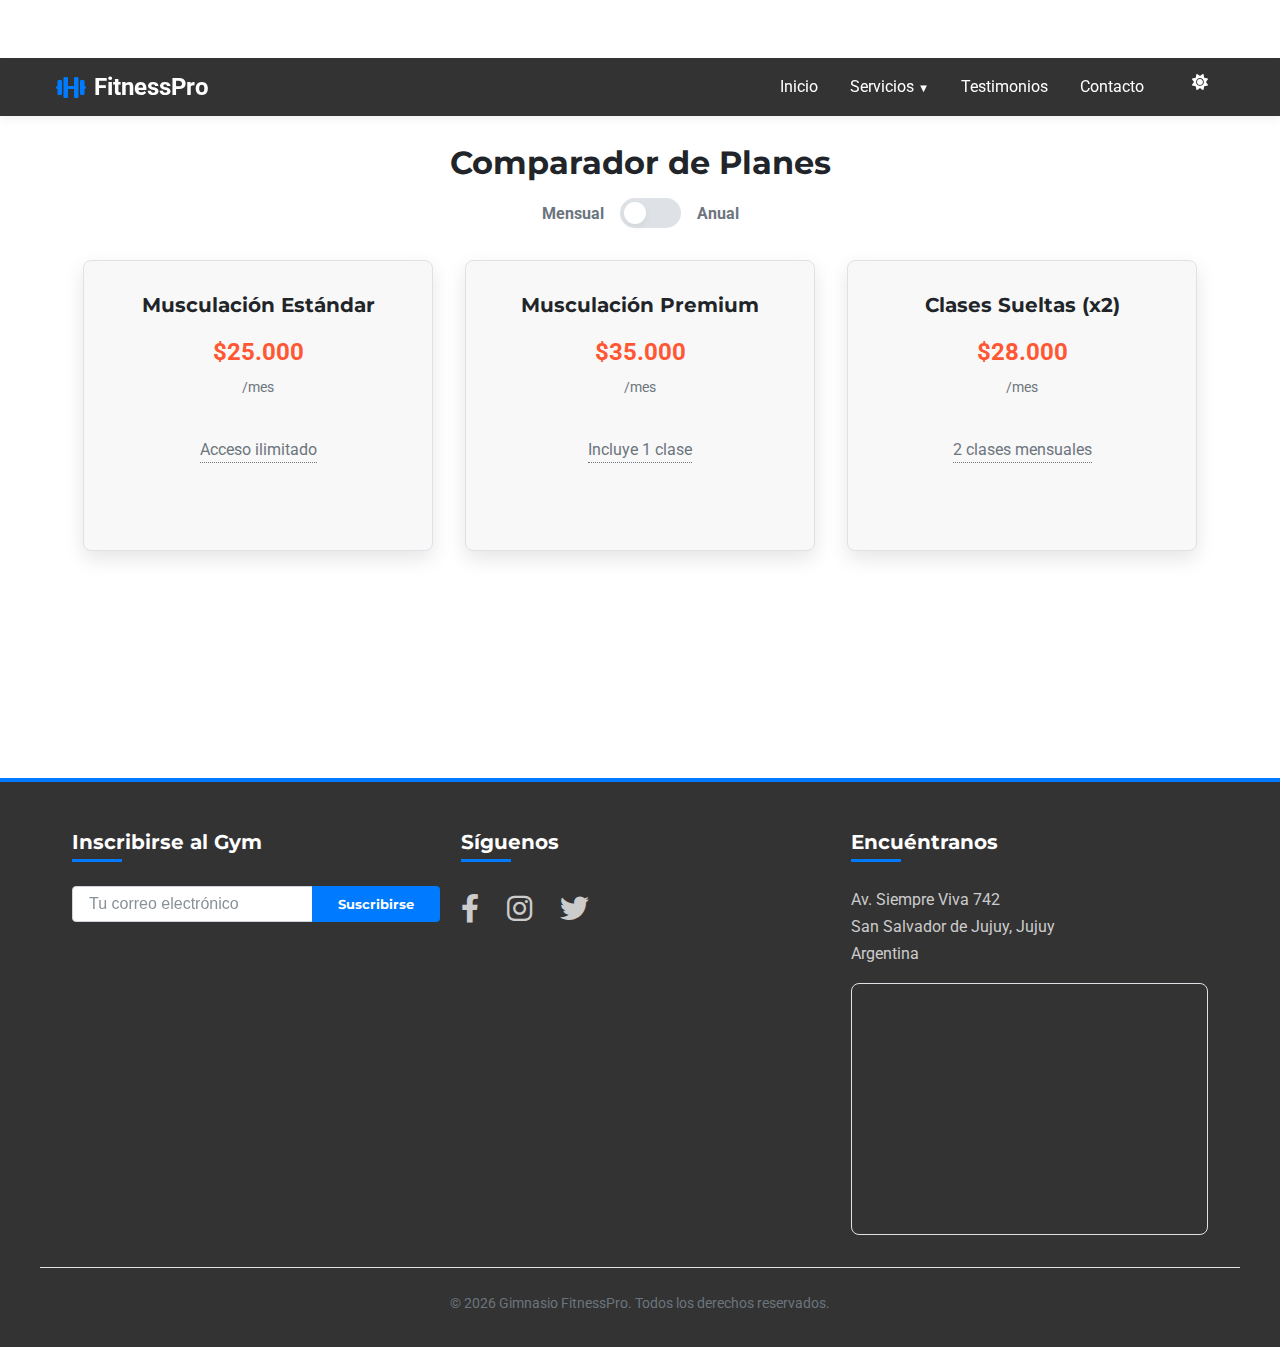
<file: subpaginas/precios.html>
<!DOCTYPE html>
<html lang="es"> 

    <head>
        <meta charset="UTF-8">
        <meta name="viewport" content="width=device-width, initial-scale=1.0">
        <link rel="icon" href="/media/icon.png" type="image/png">
        <title>FitnessPro</title>
        <link rel="preconnect" href="https://fonts.googleapis.com">
        <link rel="preconnect" href="https://fonts.gstatic.com" crossorigin>
        <link href="https://fonts.googleapis.com/css2?family=Montserrat:wght@700&family=Roboto:wght@400;700&display=swap" rel="stylesheet">
        <link rel="stylesheet" href="https://cdnjs.cloudflare.com/ajax/libs/font-awesome/6.0.0/css/all.min.css">
        <link rel="stylesheet" href="precios.css">
    </head>
    
    <body>
        <header>
            
          <div class="container">
              <a href="/index.html" class="logo"><i class="fas fa-dumbbell"></i>FitnessPro</a>
              <nav>
                  <button class="menu-toggle" id="menu-toggle" aria-label="Abrir menú" aria-expanded="false">
                      <i class="fas fa-bars" aria-hidden="true"></i>
                  </button>
      
                  <ul class="mega-menu" id="main-menu">
                      <li><a href="/index.html#hero">Inicio</a></li>
      
                      <li class="has-submenu">
                          <a>Servicios</a>
                          <div class="menu-desplegable">
                              <div class="columna-menu">
                                  <h4><a href="clases.html">Clases</a></h4>
                              </div>
                              <div class="columna-menu">
                                  <h4><a href="entrenadores.html">Entrenadores</a></h4>

                              </div>
                              <div class="columna-menu">
                                  <h4><a href="precios.html">Precios</a></h4>
                              </div>
                              <div class="columna-menu">
                                <h4><a href="blog.html">Blog</a></h4>
                            </div>
                          </div>
                      </li>
      
                      <li><a href="/index.html#testimonios">Testimonios</a></li>
                      <li><a href="#footer">Contacto</a></li>
                      <li>
                        <button id="theme-toggle" class="theme-toggle-btn" aria-label="Cambiar tema">
                            <i class="fas fa-sun" aria-hidden="true"></i>  <i class="fas fa-moon" aria-hidden="true"></i> </button>
                    </li>
                  </ul>
              </nav>
          </div>
      </header>
      <main>
        <section>
            <section>
                <h1 style="text-align: center;"><br>Comparador de Planes</h1>
            </section>
        
            <div class="toggle-container">
                <span>Mensual</span>
                <label class="switch" for="toggle">
                    <span class="slider"></span>
                </label>
                <span>Anual</span>
            </div>
            <input type="checkbox" id="toggle" class="toggle-input-hidden">
        
            <div class="plan-cards-container">
        
                <div class="plan-card">
                    <h3 class="plan-title">Musculación Estándar</h3>
                    <div class="plan-price">
                        <span class="price-monthly">$25.000 <span class="period">/mes</span></span>
                        <span class="price-anual">$250.000 <span class="period">/año</span></span>
                    </div>
                    <div class="plan-details">
                        <div class="details-monthly">
                            <span class="tooltip">Acceso ilimitado
                                <span class="tooltiptext">Solo área de musculación</span>
                            </span>
                        </div>
                        <div class="details-anual">
                             <span class="tooltip">Acceso ilimitado
                                <span class="tooltiptext">Paga 10 meses y entrena todo el año</span>
                            </span>
                        </div>
                    </div>
                    </div>
        
                <div class="plan-card">
                     <h3 class="plan-title">Musculación Premium</h3>
                     <div class="plan-price">
                        <span class="price-monthly">$35.000 <span class="period">/mes</span></span>
                        <span class="price-anual">$350.000 <span class="period">/año</span></span>
                    </div>
                    <div class="plan-details">
                         <div class="details-monthly">
                             <span class="tooltip">Incluye 1 clase
                                <span class="tooltiptext">Crossfit, Zumba, GAP, etc.</span>
                            </span>
                         </div>
                         <div class="details-anual">
                             <span class="tooltip">Incluye 1 clase fija
                                <span class="tooltiptext">A elección por todo el año</span>
                            </span>
                         </div>
                    </div>
                     </div>
        
                <div class="plan-card">
                     <h3 class="plan-title">Clases Sueltas (x2)</h3>
                     <div class="plan-price">
                        <span class="price-monthly">$28.000 <span class="period">/mes</span></span>
                        <span class="price-anual">$280.000 <span class="period">/año</span></span>
                    </div>
                    <div class="plan-details">
                         <div class="details-monthly">
                             <span class="tooltip">2 clases mensuales
                                <span class="tooltiptext">A elección entre 9 disciplinas</span>
                            </span>
                         </div>
                         <div class="details-anual">
                             <span class="tooltip">24 clases al año
                                <span class="tooltiptext">2 por mes durante 12 meses</span>
                            </span>
                         </div>
                    </div>
                     </div>
        
            </div>
        </section>
      </main>
      <footer id="footer">
        <div class="container">
            <div class="footer-contenido">
                <div class="columna-footer">
                    <h4>Inscribirse al Gym</h4>
                    <form class="form-newsletter" onsubmit="redirigirFormulario(event)">
                      <label for="email-newsletter" class="sr-only">Correo electrónico</label>
                      <input type="email" id="email-newsletter" placeholder="Tu correo electrónico" required>
                      <button type="submit" class="btn">Suscribirse</button>
                    </form>
                </div>
                <div class="columna-footer">
                    <h4>Síguenos</h4>
                    <div class="redes-sociales">
                        <a href="#" aria-label="Síguenos en Facebook"><i class="fab fa-facebook-f" aria-hidden="true"></i></a>
                        <a href="#" aria-label="Síguenos en Instagram"><i class="fab fa-instagram" aria-hidden="true"></i></a>
                        <a href="#" aria-label="Síguenos en Twitter"><i class="fab fa-twitter" aria-hidden="true"></i></a>
                    </div>
                </div>
                <div class="columna-footer">
                    <h4>Encuéntranos</h4>
                    <address>
                        Av. Siempre Viva 742<br>
                        San Salvador de Jujuy, Jujuy<br>
                        Argentina
                    </address>
                    <div class="mapa-container">
                     <iframe
                        src="https://www.openstreetmap.org/export/embed.html?bbox=-65.3318%2C-24.2109%2C-65.2718%2C-24.1709&layer=mapnik&marker=-24.1909%2C-65.3018"
                        width="100%" height="200" style="border:0;" allowfullscreen="" loading="lazy"
                        referrerpolicy="no-referrer-when-downgrade" title="Ubicación del Gimnasio FitnessPro"></iframe>
                    </div>
                </div>
            </div>
        </div>
        <div class="footer-bottom">
            <p>&copy; <span id="current-year">2025</span> Gimnasio FitnessPro. Todos los derechos reservados.</p>
        </div>
    </footer>
</body>
<script>
    const menuToggle = document.getElementById('menu-toggle');
    const mainMenu = document.getElementById('main-menu');

    menuToggle.addEventListener('click', () => {
      mainMenu.classList.toggle('open');
      const expanded = menuToggle.getAttribute('aria-expanded') === 'true';
      menuToggle.setAttribute('aria-expanded', !expanded);
    });

    document.querySelectorAll('.mega-menu .has-submenu > a').forEach(link => {
      link.addEventListener('click', (e) => {
          if (window.innerWidth <= 768) {
              e.preventDefault();
              const li = link.parentElement;
              li.classList.toggle('show-submenu');
          }
      });
    });
</script>

<script>
    const themeToggleBtn = document.getElementById('theme-toggle');
    const currentTheme = localStorage.getItem('theme');
    const prefersDarkScheme = window.matchMedia('(prefers-color-scheme: dark)');

    function applyTheme(theme) {
    if (theme === 'dark') {
        document.documentElement.setAttribute('data-theme', 'dark');
        localStorage.setItem('theme', 'dark');
    } else {
        document.documentElement.removeAttribute('data-theme');
        localStorage.setItem('theme', 'light');
    }
    }
    if (currentTheme) {
    applyTheme(currentTheme);
    } else if (prefersDarkScheme.matches) {
    applyTheme('dark');
    } else {
    applyTheme('light'); 
    }
    themeToggleBtn.addEventListener('click', () => {
    const theme = document.documentElement.hasAttribute('data-theme') ? 'light' : 'dark';
    applyTheme(theme);
    });
</script>
<script>
    function redirigirFormulario(event) {
    event.preventDefault();
    const email = document.getElementById('email-newsletter').value;
    window.location.href = '/subpaginas/formulario.html?email=' + encodeURIComponent(email);
    }
</script>
<script>
    document.getElementById('current-year').textContent = new Date().getFullYear();
</script>
<script>
    document.addEventListener('DOMContentLoaded', function() {
  
      const toggleInput = document.getElementById('toggle');
  
      const switchLabel = document.querySelector('label.switch[for="toggle"]');
  
      function updateSwitchVisualState() {
        if (toggleInput.checked) {
          switchLabel.classList.add('is-active');
        } else {
          switchLabel.classList.remove('is-active');
        }
      }
  
      toggleInput.addEventListener('change', updateSwitchVisualState);
  
      updateSwitchVisualState();
  
    });
  </script>
</html>
</file>
<file: subpaginas/blog.css>
/* ==============================
   Variables CSS (Custom Properties)
   ============================== */
:root {
    --color-primario: #007bff;
    --color-primario-hover: #0056b3;
    --color-secundario: #333;
    --color-fondo: #ffffff;
    --color-superficie: #f8f8f8;
    --color-texto-principal: #212529;
    --color-texto-secundario: #6c757d;
    --color-texto-inverso: #ffffff;
    --color-borde: #dee2e6;
    --color-borde-input: #ced4da;
    --color-error: #dc3545;
    --color-exito: #28a745;
    --color-accent: #FF5733;

    --fuente-principal: 'Roboto', sans-serif;
    --fuente-titulos: 'Montserrat', sans-serif;

    --fs-base: 1rem;
    --fs-sm: 0.875rem;
    --fs-lg: 1.25rem;
    --fs-xl: 1.5rem;
    --fs-xxl: 2rem;
    --fs-xxxl: 3rem;

    --fw-normal: 400;
    --fw-bold: 700;

    --espaciado-xs: 0.25rem;
    --espaciado-sm: 0.5rem;
    --espaciado-base: 1rem;
    --espaciado-md: 1.5rem;
    --espaciado-lg: 2rem;
    --espaciado-xl: 3rem;

    --radio-borde-sm: 0.25rem;
    --radio-borde: 0.5rem;
    --radio-borde-lg: 1rem;
    --radio-borde-pildora: 50px;

    --sombra-suave: 0 4px 8px rgba(0, 0, 0, 0.05);
    --sombra-media: 0 8px 20px rgba(0, 0, 0, 0.1);
    --sombra-fuerte: 0 12px 24px rgba(0, 0, 0, 0.15);

    --transicion-rapida: all 0.2s ease-in-out;
    --transicion-media: all 0.4s ease-in-out;
    --transicion-lenta: all 0.6s cubic-bezier(0.68, -0.55, 0.27, 1.55);

    --header-bg: var(--color-secundario);
    --header-text: var(--color-texto-inverso);
    --footer-bg: var(--color-secundario);
    --footer-text: #ccc;
    --footer-heading: var(--color-texto-inverso);
    --card-bg: var(--color-fondo);
    --card-shadow: var(--sombra-media);
    --link-color: var(--color-primario);
    --link-hover-color: var(--color-primario-hover);
    --hero-overlay-bg: rgba(0, 0, 0, 0.5);
    --form-input-bg: var(--color-fondo);
    --form-input-border: var(--color-borde-input);
    --form-input-text: var(--color-texto-principal);
    --form-placeholder-text: var(--color-texto-secundario);
    --focus-outline-color: var(--color-primario);
    --table-header-bg: #f1f3f5;
    --table-header-text: #212529;
    --table-cell-bg: var(--color-fondo);
    --table-cell-text: var(--color-texto-principal);
    --table-cell-border: var(--color-borde);
    --table-row-even-bg: var(--color-superficie);

    --avatar-bg-1: var(--color-primario);
    --avatar-bg-2: var(--color-accent);
    --avatar-bg-3: var(--color-exito);
    --avatar-text-color: var(--color-texto-inverso);
}

/* ==============================
   Dark Mode Theme
   ============================== */
[data-theme="dark"] {
    --color-primario: #3498db;
    --color-primario-hover: #5dade2;
    --color-secundario: #1a1a1a;
    --color-fondo: #121212;
    --color-superficie: #1e1e1e;
    --color-texto-principal: #e0e0e0;
    --color-texto-secundario: #a0a0a0;
    --color-texto-inverso: #121212;
    --color-borde: #444;
    --color-borde-input: #555;
    --color-accent: #e67e22;

    --header-bg: var(--color-secundario);
    --header-text: var(--color-texto-principal);
    --footer-bg: var(--color-secundario);
    --footer-text: var(--color-texto-secundario);
    --footer-heading: var(--color-texto-principal);
    --card-bg: var(--color-superficie);
    --card-shadow: 0 4px 12px rgba(0, 0, 0, 0.3);
    --link-color: var(--color-primario);
    --link-hover-color: var(--color-primario-hover);
    --form-input-bg: var(--color-superficie);
    --form-input-border: var(--color-borde-input);
    --form-input-text: var(--color-texto-principal);
    --form-placeholder-text: var(--color-texto-secundario);
    --focus-outline-color: var(--color-primario);
    --table-header-bg: #2c3e50;
    --table-header-text: #e0e0e0;
    --table-cell-bg: var(--color-fondo); 
    --table-cell-text: var(--color-texto-principal);
    --table-cell-border: var(--color-borde);
    --table-row-even-bg: var(--color-superficie);

    --avatar-text-color: #ffffff;
}

  /* ==============================
     Estilos Base y Generales
     ============================== */
  *, *::before, *::after {
    box-sizing: border-box;
    margin: 0;
    padding: 0;
  }
  
  html {
    font-size: 100%;
    scroll-behavior: smooth;
    /* Scroll Snap */
    scroll-snap-type: y proximity;
    height: 100%;
    overflow-y: scroll;
  }
  
  body {
    font-family: var(--fuente-principal);
    font-size: var(--fs-base);
    font-weight: var(--fw-normal);
    line-height: 1.6;
    color: var(--color-texto-principal);
    background-color: var(--color-fondo);
    transition: background-color var(--transicion-media), color var(--transicion-media);
    -webkit-font-smoothing: antialiased;
    -moz-osx-font-smoothing: grayscale;
  }
  
  main > section, footer {
    scroll-snap-align: start;
    min-height: 80vh;
    padding-top: var(--espaciado-xl);
    padding-bottom: var(--espaciado-xl);
  }
  footer {
      min-height: auto;
      scroll-snap-align: end;
  }
  
  
  h1, h2, h3, h4, h5, h6 {
    font-family: var(--fuente-titulos);
    font-weight: var(--fw-bold);
    line-height: 1.2;
    margin-bottom: var(--espaciado-base);
    color: var(--color-texto-principal);
  }
  
  h2 { font-size: var(--fs-xxl); }
  h3 { font-size: var(--fs-xl); }
  h4 { font-size: var(--fs-lg); }
  
  a {
    color: var(--link-color);
    text-decoration: none;
    transition: var(--transicion-rapida);
  }
  
  a:hover, a:focus {
    color: var(--link-hover-color);
    text-decoration: underline;
  }
  
  *:focus-visible {
    outline: 3px solid var(--focus-outline-color);
    outline-offset: 2px;
    box-shadow: 0 0 0 4px rgba(var(--focus-outline-color), 0.3);
    border-radius: var(--radio-borde-sm);
  }
  *:focus {
      outline: none;
  }
  
  
  
  .container {
    max-width: 1200px;
    margin: 0 auto;
    padding: 0 var(--espaciado-base);
  }
  
  .btn {
    display: inline-block;
    padding: var(--espaciado-sm) var(--espaciado-md);
    font-family: var(--fuente-titulos);
    font-weight: var(--fw-bold);
    text-align: center;
    text-decoration: none;
    border: 2px solid transparent;
    border-radius: var(--radio-borde-pildora);
    cursor: pointer;
    transition: var(--transicion-rapida);
    background-color: var(--color-primario);
    color: var(--color-texto-inverso);
  }
  
  .btn:hover, .btn:focus-visible {
    background-color: var(--color-primario-hover);
    color: var(--color-texto-inverso);
    transform: translateY(-2px);
    box-shadow: var(--sombra-suave);
    text-decoration: none;
  }
  
  .sr-only {
    position: absolute;
    width: 1px;
    height: 1px;
    padding: 0;
    margin: -1px;
    overflow: hidden;
    clip: rect(0, 0, 0, 0);
    white-space: nowrap;
    border: 0;
  }
  
  /* ==============================
     Encabezado (Header)
     ============================== */
  header {
    background-color: var(--header-bg);
    color: var(--header-text);
    padding: var(--espaciado-sm) 0;
    position: sticky;
    top: 0;
    left: 0;
    width: 100%;
    z-index: 1000;
    box-shadow: var(--sombra-suave);
    transition: background-color var(--transicion-media);
  }
  
  header .container {
    display: flex;
    justify-content: space-between;
    align-items: center;
  }
  
  .logo {
    font-size: var(--fs-xl);
    font-weight: var(--fw-bold);
    color: var(--header-text);
    text-decoration: none;
    display: flex;
    align-items: center;
    transition: var(--transicion-rapida);
  }
  
  .logo i {
    margin-right: var(--espaciado-sm);
    color: var(--color-primario);
    transition: transform 0.5s ease-in-out;
  }
  
  .logo:hover i, .logo:focus i {
     transform: rotate(360deg);
  }
  
  .logo:hover, .logo:focus {
    color: var(--header-text);
    text-decoration: none;
  }
  
  nav {
    display: flex;
    align-items: center;
  }
  
  .mega-menu {
    list-style: none;
    padding: 0;
    margin: 0;
    display: flex;
  }
  
  .mega-menu li {
    position: relative;
  }
  
  .mega-menu > li > a,
  .mega-menu > li > button {
    display: block;
    padding: var(--espaciado-sm) var(--espaciado-base);
    color: var(--header-text);
    text-decoration: none;
    background: none;
    border: none;
    cursor: pointer;
    font-size: inherit;
    transition: background-color var(--transicion-rapida), color var(--transicion-rapida);
  }
  .mega-menu > li > a:hover,
  .mega-menu > li > a:focus-visible {
    background-color: rgba(255, 255, 255, 0.1);
    color: var(--header-text);
    text-decoration: none;
    border-radius: var(--radio-borde-sm);
  }
  
  .has-submenu > a {
    cursor: default;
  }
  .has-submenu > a::after {
      content: ' ▼';
      font-size: 0.7em;
      margin-left: 4px;
      display: inline-block;
      transition: transform var(--transicion-rapida);
  }
  
  .has-submenu:hover > a::after {
      transform: rotate(180deg);
  }
  
  
  .menu-desplegable {
    position: absolute;
    top: calc(100% + 5px);
    left: 0;
    background-color: var(--color-fondo);
    color: var(--color-texto-principal);
    display: grid;
    grid-template-columns: repeat(auto-fit, minmax(180px, 1fr));
    gap: var(--espaciado-md);
    padding: var(--espaciado-md);
    width: max-content;
    min-width: 300px;
    max-width: 500px;
    box-shadow: var(--sombra-fuerte);
    border-radius: var(--radio-borde);
    z-index: 10;
    opacity: 0;
    visibility: hidden;
    transform: translateY(10px);
    transition: opacity var(--transicion-media), visibility var(--transicion-media), transform var(--transicion-media);
  }
  
  .mega-menu li:hover > .menu-desplegable,
  .mega-menu li:focus-within > .menu-desplegable {
    opacity: 1;
    visibility: visible;
    transform: translateY(0);
  }
  
  .columna-menu {
    padding: 0 var(--espaciado-sm);
  }
  
  .columna-menu h4 {
    margin-top: 0;
    margin-bottom: var(--espaciado-sm);
    color: var(--color-texto-principal);
    font-size: var(--fs-base);
    border-bottom: 1px solid var(--color-borde);
    padding-bottom: var(--espaciado-xs);
  }
  
  .columna-menu h4 a {
    text-decoration: none;
    color: var(--color-texto-principal);
    font-weight: var(--fw-bold);
    display: block;
    padding: var(--espaciado-xs) 0; 
  }
  
  .columna-menu h4 a:hover,
  .columna-menu h4 a:focus-visible {
    color: var(--color-primario);
    text-decoration: none;
    background-color: rgba(var(--color-primario), 0.1);
    border-radius: var(--radio-borde-sm);
  }
  
  
  .menu-toggle {
    background: none;
    border: none;
    color: var(--header-text);
    font-size: var(--fs-xl);
    cursor: pointer;
    display: none;
    padding: var(--espaciado-sm);
    margin-left: var(--espaciado-base);
    z-index: 1001;
  }
  
  .menu-toggle i {
    display: block;
    transition: transform var(--transicion-media);
  }
  .menu-toggle[aria-expanded="true"] i::before {
      content: '\f00d';
  }
  
  
  .theme-toggle-btn {
    background: none;
    border: none;
    color: var(--header-text);
    font-size: var(--fs-lg);
    cursor: pointer;
    margin-left: var(--espaciado-base);
    padding: var(--espaciado-sm);
    display: flex;
    align-items: center;
    justify-content: center;
    transition: var(--transicion-rapida);
  }
  
  .theme-toggle-btn:hover,
  .theme-toggle-btn:focus-visible {
    opacity: 0.8;
    background-color: rgba(255, 255, 255, 0.1);
    border-radius: 50%;
  }
  
  .theme-toggle-btn i {
    display: block;
  }
  .theme-toggle-btn .fa-sun { display: inline-block; }
  .theme-toggle-btn .fa-moon { display: none; }
  
  [data-theme="dark"] .theme-toggle-btn .fa-sun { display: none; }
  [data-theme="dark"] .theme-toggle-btn .fa-moon { display: inline-block; }

  
  
  @media (max-width: 992px) {
    .menu-toggle {
      display: block;
    }
  
    .mega-menu {
      position: absolute;
      top: 100%;
      left: 0;
      width: 100%;
      background-color: var(--header-bg);
      flex-direction: column;
      padding: var(--espaciado-base) 0;
      max-height: 0;
      overflow: hidden;
      transition: max-height 0.5s ease-in-out, padding 0.5s ease-in-out;
      box-shadow: var(--sombra-media);
      border-top: 1px solid var(--color-borde);
    }
  
    .mega-menu.open {
      max-height: 100vh;
      padding: var(--espaciado-base) 0;
    }
  
    .mega-menu > li {
      width: 100%;
    }
  
    .mega-menu > li > a,
    .mega-menu > li > button {
      padding: var(--espaciado-base) var(--espaciado-lg);
      border-bottom: 1px solid rgba(255, 255, 255, 0.1);
      width: 100%;
      text-align: left;
    }
     .mega-menu > li:last-child > a,
     .mega-menu > li:last-child > button {
         border-bottom: none;
     }
  
    .menu-desplegable {
      position: static;
      display: block;
      background-color: transparent;
      box-shadow: none;
      padding: 0 0 0 var(--espaciado-lg);
      width: 100%;
      max-width: none;
      opacity: 1;
      visibility: visible;
      transform: none;
      max-height: 0;
      overflow: hidden;
      transition: max-height 0.3s ease-out;
    }
     .has-submenu > a::after {
         float: right;
         transition: transform var(--transicion-media);
     }
     .has-submenu.show-submenu > a::after {
         transform: rotate(90deg);
     }
  
    .has-submenu.show-submenu > .menu-desplegable {
       max-height: 500px;
       padding-top: var(--espaciado-sm);
       padding-bottom: var(--espaciado-sm);
    }
  
    .columna-menu {
      padding: 0;
    }
     .columna-menu h4 {
         border: none;
         margin-bottom: var(--espaciado-xs);
         padding-bottom: 0;
     }
    .columna-menu h4 a {
      padding: var(--espaciado-sm) var(--espaciado-base);
      font-weight: var(--fw-normal);
      color: var(--header-text);
      opacity: 0.9;
    }
     .columna-menu h4 a:hover,
     .columna-menu h4 a:focus-visible {
         background-color: rgba(255, 255, 255, 0.15);
         color: var(--header-text);
     }
  }

/* --- Filtros (CSS-Only) --- */
.filters {
    text-align: center;
    margin-bottom: var(--espaciado-lg);
    padding: 0 var(--espaciado-base);
}

.filters h2 {
    margin-bottom: var(--espaciado-base); 
    font-size: var(--fs-xl);
}

.filter-controls input[type="radio"] {
    appearance: none;
    position: absolute;
    left: -9999px;
}

.filter-controls label {
    display: inline-block;
    background-color: var(--color-superficie);
    color: var(--color-primario);
    border: 1px solid var(--color-primario);
    padding: var(--espaciado-sm) var(--espaciado-base);
    margin: var(--espaciado-xs);
    border-radius: var(--radio-borde-pildora);
    cursor: pointer;
    transition: var(--transicion-rapida);
    font-size: var(--fs-sm);
}

.filter-controls label:hover {
    background-color: var(--color-borde);
    color: var(--color-primario-hover);
    border-color: var(--color-primario-hover);
}

.filter-controls input[type="radio"]:checked + label {
    background-color: var(--color-primario);
    color: white;
    border-color: var(--color-primario);
}

/* --- Lógica de Filtrado CSS --- */
#filter-todos:checked ~ .articles-grid .article-card {
    display: flex;
}

#filter-entrenamiento:checked ~ .articles-grid .article-card,
#filter-nutricion:checked ~ .articles-grid .article-card,
#filter-bienestar:checked ~ .articles-grid .article-card {
    display: none;
}

#filter-entrenamiento:checked ~ .articles-grid .article-card.category-entrenamiento,
#filter-nutricion:checked ~ .articles-grid .article-card.category-nutricion,
#filter-bienestar:checked ~ .articles-grid .article-card.category-bienestar {
    display: flex;
}


/* --- Grid de Artículos (Estilo Newspaper) --- */
.articles-grid {
    display: grid;
    grid-template-columns: 1fr;
    gap: var(--espaciado-md);
    padding: 0 var(--espaciado-base);
    max-width: 1200px;
    margin: 0 auto var(--espaciado-lg) auto;
}

/* --- Estilo de las Tarjetas de Artículo --- */
.article-card {
    background-color: var(--card-bg);
    border-radius: var(--radio-borde);
    box-shadow: var(--card-shadow);
    overflow: hidden;
    display: flex;
    flex-direction: column;
    transition: var(--transicion-media);
}

.article-card:hover {
    transform: translateY(-5px);
    box-shadow: var(--sombra-fuerte);
}


.article-card img {
    width: 100%;
    height: 200px;
    object-fit: cover;
}

.article-card .card-content {
    padding: var(--espaciado-base);
    flex-grow: 1;
    display: flex;
    flex-direction: column;
}

.article-card .tag {
    display: inline-block;
    font-size: var(--fs-sm);
    padding: var(--espaciado-xs) var(--espaciado-sm);
    border-radius: var(--radio-borde-pildora);
    margin-bottom: var(--espaciado-sm);
    color: white;
    font-weight: var(--fw-bold);
    align-self: flex-start;
}

.tag-entrenamiento { background-color: var(--color-primario); }
.tag-nutricion { background-color: var(--color-accent); }
.tag-bienestar { background-color: var(--color-exito); }

.article-card h3 {
    font-size: var(--fs-lg);
    margin-top: var(--espaciado-xs);
    margin-bottom: var(--espaciado-sm);
    font-family: var(--fuente-titulos);
}

.article-card p {
    font-size: var(--fs-base);
    color: var(--color-texto-secundario);
    margin-bottom: var(--espaciado-base);
    flex-grow: 1; 
}

.article-card .read-more {
    font-weight: var(--fw-bold);
    color: var(--link-color);
    margin-top: auto;
    align-self: flex-start;
}
.article-card .read-more:hover {
    color: var(--link-hover-color);
}

/* --- Media Queries para Layout Responsivo (Newspaper) --- */

@media (min-width: 600px) {
    .articles-grid {
        grid-template-columns: repeat(2, 1fr);
    }
    .article-card.featured {
        grid-column: span 2;
    }
    .article-card.featured img {
        height: 300px;
    }
    .article-card.featured h3 {
        font-size: var(--fs-xl);
    }
}

@media (min-width: 900px) {
    .articles-grid {
        grid-template-columns: repeat(3, 1fr);
    }
     .article-card.featured {
       grid-column: span 2;
     }
     .article-card.featured h3 {
        font-size: var(--fs-xxl);
    }
}

/* --- Sección de Comentarios --- */
.comments-section {
    max-width: 800px;
    margin: var(--espaciado-lg) auto;
    padding: var(--espaciado-lg) var(--espaciado-base);
    background-color: var(--card-bg);
    border-radius: var(--radio-borde);
    box-shadow: var(--sombra-suave);
}

.comments-section h2 {
    text-align: center;
    margin-bottom: var(--espaciado-lg);
    color: var(--color-primario);
    font-size: var(--fs-xl);
}

.comment {
    display: flex;
    align-items: flex-start;
    margin-bottom: var(--espaciado-md);
    padding-bottom: var(--espaciado-md);
    border-bottom: 1px solid var(--color-borde);
}

.comment:last-of-type {
    margin-bottom: 0;
    padding-bottom: 0;
    border-bottom: none;
}

/* --- Avatares con CSS y Pseudo-elementos --- */
.comment-avatar {
    width: 50px;
    height: 50px;
    border-radius: 50%;
    margin-right: var(--espaciado-base);
    background-color: var(--color-texto-secundario);
    flex-shrink: 0;
    position: relative;
    display: flex;
    align-items: center;
    justify-content: center;
    font-weight: var(--fw-bold);
    color: var(--avatar-text-color);
    font-size: var(--fs-lg);
    text-transform: uppercase;
}

.comment:nth-child(3n+1) .comment-avatar { background-color: var(--avatar-bg-1); }
.comment:nth-child(3n+2) .comment-avatar { background-color: var(--avatar-bg-2); }
.comment:nth-child(3n+3) .comment-avatar { background-color: var(--avatar-bg-3); }

.comment-avatar::before {
    content: attr(data-initials);
}

.comment-content {
    flex-grow: 1;
}

.comment-author {
    font-weight: var(--fw-bold);
    margin-bottom: var(--espaciado-xs);
    color: var(--color-texto-principal);
}

.comment-text {
    font-size: var(--fs-base);
    color: var(--color-texto-secundario);
    margin-bottom: 0;
}

.comment-text p:last-child {
    margin-bottom: 0;
}

/* --- Formulario de Comentarios --- */
.comment-form {
    margin-top: var(--espaciado-lg);
    padding-top: var(--espaciado-md);
    border-top: 1px solid var(--color-borde);
}

.comment-form h3 {
    margin-bottom: var(--espaciado-base);
    font-size: var(--fs-lg);
}

.comment-form label {
    display: block;
    margin-bottom: var(--espaciado-xs);
    font-weight: var(--fw-bold);
    font-size: var(--fs-sm);
    color: var(--color-texto-secundario);
}

.comment-form input[type="text"],
.comment-form textarea {
    display: block;
    width: 100%;
    padding: var(--espaciado-sm);
    margin-bottom: var(--espaciado-base);
    border: 1px solid var(--form-input-border);
    border-radius: var(--radio-borde-sm);
    font-family: var(--fuente-principal);
    font-size: var(--fs-base);
    background-color: var(--form-input-bg);
    color: var(--form-input-text);
    transition: border-color var(--transicion-rapida), box-shadow var(--transicion-rapida);
    box-sizing: border-box;
}

.comment-form input[type="text"]::placeholder,
.comment-form textarea::placeholder {
    color: var(--form-placeholder-text);
    opacity: 1;
}

.comment-form input[type="text"]:focus,
.comment-form textarea:focus {
    outline: none;
    border-color: var(--focus-outline-color);
    box-shadow: 0 0 0 3px rgba(var(--focus-outline-color), 0.2);
}


.comment-form textarea {
    min-height: 120px;
    resize: vertical;
}


.comment-form button {
    background-color: var(--color-primario);
    color: white; 
    border: none;
    padding: var(--espaciado-sm) var(--espaciado-md);
    border-radius: var(--radio-borde-sm);
    cursor: pointer;
    font-size: var(--fs-base);
    font-weight: var(--fw-bold);
    transition: background-color var(--transicion-rapida);
}

.comment-form button:hover {
    background-color: var(--color-primario-hover);
}

.reveal-item {
    opacity: 0;
    transform: translateY(30px);
    transition: opacity 0.6s ease-out, transform 0.6s ease-out;
    will-change: opacity, transform;
}

.reveal-item.is-visible {
    opacity: 1;
    transform: translateY(0);
}


  /*-----------------------------------------------
-------------------FOOTER------------------------*/

footer#footer {
    background-color: var(--footer-bg);
    color: var(--footer-text);
    padding: var(--espaciado-xl) 0 var(--espaciado-sm);
    border-top: 4px solid var(--color-primario);
    transition: background-color var(--transicion-media), color var(--transicion-media);
  }
  
  .footer-contenido {
    display: grid;
    grid-template-columns: repeat(auto-fit, minmax(250px, 1fr));
    gap: var(--espaciado-lg);
    margin-bottom: var(--espaciado-lg);
    max-width: 1200px;
    margin-left: auto;
    margin-right: auto;
    padding: 0 var(--espaciado-base);
  }
  
  .columna-footer h4 {
    color: var(--footer-heading);
    margin-bottom: var(--espaciado-md);
    position: relative;
    padding-bottom: var(--espaciado-sm);
    font-size: var(--fs-lg);
  }
  
  .columna-footer h4::after {
    content: '';
    position: absolute;
    bottom: 0;
    left: 0;
    width: 50px;
    height: 3px;
    background-color: var(--color-primario);
  }
  
  .form-newsletter {
    display: flex;
    max-width: 400px;
    margin-top: var(--espaciado-sm);
  }
  .form-newsletter input[type="email"] {
    flex: 2;
    padding: var(--espaciado-sm) var(--espaciado-base);
    border: 1px solid var(--form-input-border);
    border-radius: var(--radio-borde-sm) 0 0 var(--radio-borde-sm);
    background-color: var(--form-input-bg);
    color: var(--form-input-text);
    transition: var(--transicion-rapida);
    font-size: var(--fs-base);
  }
  
  .form-newsletter input[type="email"]::placeholder {
    color: var(--form-placeholder-text);
    opacity: 0.8;
  }
  
  .form-newsletter input[type="email"]:focus {
     border-color: var(--color-primario);
     box-shadow: 0 0 5px rgba(var(--color-primario), 0.3);
  }
  
  .form-newsletter button {
    padding: var(--espaciado-sm) var(--espaciado-md);
    border-radius: 0 var(--radio-borde-sm) var(--radio-borde-sm) 0;
    background-color: var(--color-primario);
    color: var(--color-texto-inverso);
    border: 2px solid var(--color-primario);
    white-space: nowrap;
    margin-left: -1px;
    cursor: pointer;
    font-weight: var(--fw-bold);
    transition: var(--transicion-rapida);
  }
  
  .form-newsletter button:hover, .form-newsletter button:focus-visible {
    background-color: var(--color-primario-hover);
    border-color: var(--color-primario-hover);
    transform: none;
    box-shadow: none;
    color: var(--color-texto-inverso);
  }
  
  .redes-sociales {
      margin-top: var(--espaciado-sm);
  }
  
  .redes-sociales a {
    color: var(--footer-text);
    font-size: 1.8rem;
    margin-right: var(--espaciado-md);
    display: inline-block;
    text-decoration: none;
    transition: var(--transicion-rapida);
  }
  .redes-sociales a:last-child { margin-right: 0; }
  
  .redes-sociales a:hover, .redes-sociales a:focus-visible {
    color: var(--color-primario);
    transform: scale(1.2) rotate(5deg);
    text-decoration: none;
  }
  
  address {
    font-style: normal;
    line-height: 1.7;
    margin-bottom: var(--espaciado-base);
  }
  
  .mapa-container {
    border-radius: var(--radio-borde);
    overflow: hidden;
    line-height: 0;
    margin-top: var(--espaciado-sm);
    border: 1px solid var(--color-borde);
  }
  
  .mapa-container iframe {
    border: none;
    width: 100%;
    height: 250px;
    display: block;
    filter: grayscale(30%);
    transition: filter var(--transicion-media);
  }
  
  .mapa-container iframe:hover,
  .mapa-container iframe:focus-within {
    filter: grayscale(0%);
  }
  
  .footer-bottom {
    text-align: center;
    padding: var(--espaciado-md) 0;
    margin-top: var(--espaciado-lg);
    border-top: 1px solid var(--color-borde);
    font-size: var(--fs-sm);
    color: var(--color-texto-secundario);
    max-width: 1200px;
    margin-left: auto;
    margin-right: auto;
    padding-left: var(--espaciado-base);
    padding-right: var(--espaciado-base);
  }
</file>
<file: subpaginas/clases.css>
/* ==============================
   Variables CSS (Custom Properties)
   ============================== */
   :root {
    --color-primario: #007bff;
    --color-primario-hover: #0056b3;
    --color-secundario: #333;
    --color-fondo: #ffffff;
    --color-superficie: #f8f8f8;
    --color-texto-principal: #212529;
    --color-texto-secundario: #6c757d;
    --color-texto-inverso: #ffffff;
    --color-borde: #dee2e6;
    --color-borde-input: #ced4da;
    --color-error: #dc3545;
    --color-exito: #28a745;
    --color-accent: #FF5733;
  
    --fuente-principal: 'Roboto', sans-serif;
    --fuente-titulos: 'Montserrat', sans-serif;
  
    --fs-base: 1rem;
    --fs-sm: 0.875rem;
    --fs-lg: 1.25rem;
    --fs-xl: 1.5rem;
    --fs-xxl: 2rem;
    --fs-xxxl: 3rem;
  
    --fw-normal: 400;
    --fw-bold: 700;
  
    --espaciado-xs: 0.25rem;
    --espaciado-sm: 0.5rem;
    --espaciado-base: 1rem;
    --espaciado-md: 1.5rem;
    --espaciado-lg: 2rem;
    --espaciado-xl: 3rem;
  
    --radio-borde-sm: 0.25rem;
    --radio-borde: 0.5rem;
    --radio-borde-lg: 1rem;
    --radio-borde-pildora: 50px;
  
    --sombra-suave: 0 4px 8px rgba(0, 0, 0, 0.05);
    --sombra-media: 0 8px 20px rgba(0, 0, 0, 0.1);
    --sombra-fuerte: 0 12px 24px rgba(0, 0, 0, 0.15);
  
    --transicion-rapida: all 0.2s ease-in-out;
    --transicion-media: all 0.4s ease-in-out;
    --transicion-lenta: all 0.6s cubic-bezier(0.68, -0.55, 0.27, 1.55);
  
    --header-bg: var(--color-secundario);
    --header-text: var(--color-texto-inverso);
    --footer-bg: var(--color-secundario);
    --footer-text: #ccc;
    --footer-heading: var(--color-texto-inverso);
    --card-bg: var(--color-fondo);
    --card-shadow: var(--sombra-media);
    --link-color: var(--color-primario);
    --link-hover-color: var(--color-primario-hover);
    --hero-overlay-bg: rgba(0, 0, 0, 0.5);
    --form-input-bg: var(--color-fondo);
    --form-input-border: var(--color-borde-input);
    --form-input-text: var(--color-texto-principal);
    --form-placeholder-text: var(--color-texto-secundario);
    --focus-outline-color: var(--color-primario);
    --table-header-bg: #f1f3f5;
    --table-header-text: #212529;
    --table-cell-bg: var(--color-fondo);
    --table-cell-text: var(--color-texto-principal);
    --table-cell-border: var(--color-borde);
    --table-row-even-bg: var(--color-superficie);
  }
  
  /* ==============================
     Dark Mode Theme
     ============================== */
  [data-theme="dark"] {
    --color-primario: #3498db;
    --color-primario-hover: #5dade2;
    --color-secundario: #1a1a1a;
    --color-fondo: #121212;
    --color-superficie: #1e1e1e;
    --color-texto-principal: #e0e0e0;
    --color-texto-secundario: #a0a0a0;
    --color-texto-inverso: #121212;
    --color-borde: #444;
    --color-borde-input: #555;
    --color-accent: #e67e22;
  
    --header-bg: var(--color-secundario);
    --header-text: var(--color-texto-principal);
    --footer-bg: var(--color-secundario);
    --footer-text: var(--color-texto-secundario);
    --footer-heading: var(--color-texto-principal);
    --form-input-bg: var(--color-superficie);
    --form-input-border: var(--color-borde-input);
    --form-input-text: var(--color-texto-principal);
    --form-placeholder-text: var(--color-texto-secundario);
    --focus-outline-color: var(--color-primario);
    --table-header-bg: #2c3e50;
    --table-header-text: #e0e0e0;
    --table-cell-bg: var(--color-fondo);
    --table-cell-text: var(--color-texto-principal);
    --table-cell-border: var(--color-borde);
    --table-row-even-bg: var(--color-superficie);
  }
  
  /* ==============================
     Estilos Base y Generales
     ============================== */
  *, *::before, *::after {
    box-sizing: border-box;
    margin: 0;
    padding: 0;
  }
  
  html {
    font-size: 100%;
    scroll-behavior: smooth;
    /* Scroll Snap */
    scroll-snap-type: y proximity;
    height: 100%;
    overflow-y: scroll;
  }
  
  body {
    font-family: var(--fuente-principal);
    font-size: var(--fs-base);
    font-weight: var(--fw-normal);
    line-height: 1.6;
    color: var(--color-texto-principal);
    background-color: var(--color-fondo);
    transition: background-color var(--transicion-media), color var(--transicion-media);
    -webkit-font-smoothing: antialiased;
    -moz-osx-font-smoothing: grayscale;
  }
  
  main > section, footer {
    scroll-snap-align: start;
    min-height: 80vh;
    padding-top: var(--espaciado-xl);
    padding-bottom: var(--espaciado-xl);
  }
  footer {
      min-height: auto;
      scroll-snap-align: end;
  }
  
  
  h1, h2, h3, h4, h5, h6 {
    font-family: var(--fuente-titulos);
    font-weight: var(--fw-bold);
    line-height: 1.2;
    margin-bottom: var(--espaciado-base);
    color: var(--color-texto-principal);
  }
  
  h2 { font-size: var(--fs-xxl); }
  h3 { font-size: var(--fs-xl); }
  h4 { font-size: var(--fs-lg); }
  
  a {
    color: var(--link-color);
    text-decoration: none;
    transition: var(--transicion-rapida);
  }
  
  a:hover, a:focus {
    color: var(--link-hover-color);
    text-decoration: underline;
  }
  
  *:focus-visible {
    outline: 3px solid var(--focus-outline-color);
    outline-offset: 2px;
    box-shadow: 0 0 0 4px rgba(var(--focus-outline-color), 0.3);
    border-radius: var(--radio-borde-sm);
  }
  *:focus {
      outline: none;
  }
  
  
  
  .container {
    max-width: 1200px;
    margin: 0 auto;
    padding: 0 var(--espaciado-base);
  }
  
  .btn {
    display: inline-block;
    padding: var(--espaciado-sm) var(--espaciado-md);
    font-family: var(--fuente-titulos);
    font-weight: var(--fw-bold);
    text-align: center;
    text-decoration: none;
    border: 2px solid transparent;
    border-radius: var(--radio-borde-pildora);
    cursor: pointer;
    transition: var(--transicion-rapida);
    background-color: var(--color-primario);
    color: var(--color-texto-inverso);
  }
  
  .btn:hover, .btn:focus-visible {
    background-color: var(--color-primario-hover);
    color: var(--color-texto-inverso);
    transform: translateY(-2px);
    box-shadow: var(--sombra-suave);
    text-decoration: none;
  }
  
  .sr-only {
    position: absolute;
    width: 1px;
    height: 1px;
    padding: 0;
    margin: -1px;
    overflow: hidden;
    clip: rect(0, 0, 0, 0);
    white-space: nowrap;
    border: 0;
  }
  
  /* ==============================
     Encabezado (Header)
     ============================== */
  header {
    background-color: var(--header-bg);
    color: var(--header-text);
    padding: var(--espaciado-sm) 0;
    position: sticky;
    top: 0;
    left: 0;
    width: 100%;
    z-index: 1000;
    box-shadow: var(--sombra-suave);
    transition: background-color var(--transicion-media);
  }
  
  header .container {
    display: flex;
    justify-content: space-between;
    align-items: center;
  }
  
  .logo {
    font-size: var(--fs-xl);
    font-weight: var(--fw-bold);
    color: var(--header-text);
    text-decoration: none;
    display: flex;
    align-items: center;
    transition: var(--transicion-rapida);
  }
  
  .logo i {
    margin-right: var(--espaciado-sm);
    color: var(--color-primario);
    transition: transform 0.5s ease-in-out;
  }
  
  .logo:hover i, .logo:focus i {
     transform: rotate(360deg);
  }
  
  .logo:hover, .logo:focus {
    color: var(--header-text);
    text-decoration: none;
  }
  
  nav {
    display: flex;
    align-items: center;
  }
  
  .mega-menu {
    list-style: none;
    padding: 0;
    margin: 0;
    display: flex;
  }
  
  .mega-menu li {
    position: relative;
  }
  
  .mega-menu > li > a,
  .mega-menu > li > button {
    display: block;
    padding: var(--espaciado-sm) var(--espaciado-base);
    color: var(--header-text);
    text-decoration: none;
    background: none;
    border: none;
    cursor: pointer;
    font-size: inherit;
    transition: background-color var(--transicion-rapida), color var(--transicion-rapida);
  }
  .mega-menu > li > a:hover,
  .mega-menu > li > a:focus-visible {
    background-color: rgba(255, 255, 255, 0.1);
    color: var(--header-text);
    text-decoration: none;
    border-radius: var(--radio-borde-sm);
  }
  
  .has-submenu > a {
    cursor: default;
  }
  .has-submenu > a::after {
      content: ' ▼';
      font-size: 0.7em;
      margin-left: 4px;
      display: inline-block;
      transition: transform var(--transicion-rapida);
  }
  
  .has-submenu:hover > a::after {
      transform: rotate(180deg);
  }
  
  
  .menu-desplegable {
    position: absolute;
    top: calc(100% + 5px);
    left: 0;
    background-color: var(--color-fondo);
    color: var(--color-texto-principal);
    display: grid;
    grid-template-columns: repeat(auto-fit, minmax(180px, 1fr));
    gap: var(--espaciado-md);
    padding: var(--espaciado-md);
    width: max-content;
    min-width: 300px;
    max-width: 500px;
    box-shadow: var(--sombra-fuerte);
    border-radius: var(--radio-borde);
    z-index: 10;
    opacity: 0;
    visibility: hidden;
    transform: translateY(10px);
    transition: opacity var(--transicion-media), visibility var(--transicion-media), transform var(--transicion-media);
  }
  
  .mega-menu li:hover > .menu-desplegable,
  .mega-menu li:focus-within > .menu-desplegable {
    opacity: 1;
    visibility: visible;
    transform: translateY(0);
  }
  
  .columna-menu {
    padding: 0 var(--espaciado-sm);
  }
  
  .columna-menu h4 {
    margin-top: 0;
    margin-bottom: var(--espaciado-sm);
    color: var(--color-texto-principal);
    font-size: var(--fs-base);
    border-bottom: 1px solid var(--color-borde);
    padding-bottom: var(--espaciado-xs);
  }
  
  .columna-menu h4 a {
    text-decoration: none;
    color: var(--color-texto-principal);
    font-weight: var(--fw-bold);
    display: block;
    padding: var(--espaciado-xs) 0; 
  }
  
  .columna-menu h4 a:hover,
  .columna-menu h4 a:focus-visible {
    color: var(--color-primario);
    text-decoration: none;
    background-color: rgba(var(--color-primario), 0.1);
    border-radius: var(--radio-borde-sm);
  }
  
  
  .menu-toggle {
    background: none;
    border: none;
    color: var(--header-text);
    font-size: var(--fs-xl);
    cursor: pointer;
    display: none;
    padding: var(--espaciado-sm);
    margin-left: var(--espaciado-base);
    z-index: 1001;
  }
  
  .menu-toggle i {
    display: block;
    transition: transform var(--transicion-media);
  }
  .menu-toggle[aria-expanded="true"] i::before {
      content: '\f00d';
  }
  
  
  .theme-toggle-btn {
    background: none;
    border: none;
    color: var(--header-text);
    font-size: var(--fs-lg);
    cursor: pointer;
    margin-left: var(--espaciado-base);
    padding: var(--espaciado-sm);
    display: flex;
    align-items: center;
    justify-content: center;
    transition: var(--transicion-rapida);
  }
  
  .theme-toggle-btn:hover,
  .theme-toggle-btn:focus-visible {
    opacity: 0.8;
    background-color: rgba(255, 255, 255, 0.1);
    border-radius: 50%;
  }
  
  .theme-toggle-btn i {
    display: block;
  }
  .theme-toggle-btn .fa-sun { display: inline-block; }
  .theme-toggle-btn .fa-moon { display: none; }
  
  [data-theme="dark"] .theme-toggle-btn .fa-sun { display: none; }
  [data-theme="dark"] .theme-toggle-btn .fa-moon { display: inline-block; }

  
  
  @media (max-width: 992px) {
    .menu-toggle {
      display: block;
    }
  
    .mega-menu {
      position: absolute;
      top: 100%;
      left: 0;
      width: 100%;
      background-color: var(--header-bg);
      flex-direction: column;
      padding: var(--espaciado-base) 0;
      max-height: 0;
      overflow: hidden;
      transition: max-height 0.5s ease-in-out, padding 0.5s ease-in-out;
      box-shadow: var(--sombra-media);
      border-top: 1px solid var(--color-borde);
    }
  
    .mega-menu.open {
      max-height: 100vh;
      padding: var(--espaciado-base) 0;
    }
  
    .mega-menu > li {
      width: 100%;
    }
  
    .mega-menu > li > a,
    .mega-menu > li > button {
      padding: var(--espaciado-base) var(--espaciado-lg);
      border-bottom: 1px solid rgba(255, 255, 255, 0.1);
      width: 100%;
      text-align: left;
    }
     .mega-menu > li:last-child > a,
     .mega-menu > li:last-child > button {
         border-bottom: none;
     }
  
    .menu-desplegable {
      position: static;
      display: block;
      background-color: transparent;
      box-shadow: none;
      padding: 0 0 0 var(--espaciado-lg);
      width: 100%;
      max-width: none;
      opacity: 1;
      visibility: visible;
      transform: none;
      max-height: 0;
      overflow: hidden;
      transition: max-height 0.3s ease-out;
    }
     .has-submenu > a::after {
         float: right;
         transition: transform var(--transicion-media);
     }
     .has-submenu.show-submenu > a::after {
         transform: rotate(90deg);
     }
  
    .has-submenu.show-submenu > .menu-desplegable {
       max-height: 500px;
       padding-top: var(--espaciado-sm);
       padding-bottom: var(--espaciado-sm);
    }
  
    .columna-menu {
      padding: 0;
    }
     .columna-menu h4 {
         border: none;
         margin-bottom: var(--espaciado-xs);
         padding-bottom: 0;
     }
    .columna-menu h4 a {
      padding: var(--espaciado-sm) var(--espaciado-base);
      font-weight: var(--fw-normal);
      color: var(--header-text);
      opacity: 0.9;
    }
     .columna-menu h4 a:hover,
     .columna-menu h4 a:focus-visible {
         background-color: rgba(255, 255, 255, 0.15);
         color: var(--header-text);
     }
  }
  
/* ------------ FILTROS ------------ 
------------------------------------*/
.contenedor-clases {
    max-width: 1200px;
    margin: var(--espaciado-xl) auto;
  padding: var(--espaciado-lg);
  background: var(--color-superficie);
  border-radius: var(--radio-borde-lg);
  box-shadow: var(--sombra-suave);

  }
  
.contenedor-clases h1 {
  text-align: center;
  margin-bottom: var(--espaciado-lg);
  color: var(--color-texto-principal);
}
  
  input[type="radio"] {
    display: none;
  }
  
  .filtros {
    text-align: center;
    margin-bottom: var(--espaciado-lg);
    display: flex;
    flex-wrap: wrap;
    justify-content: center;
    gap: var(--espaciado-sm);
  }
  
  .filtros label {
    display: inline-block;
  padding: var(--espaciado-xs) var(--espaciado-md);
  background: var(--filter-label-bg, #ddd);
  color: var(--filter-label-text, #333);
  border-radius: var(--radio-borde-pildora, 2rem);
  cursor: pointer;
  transition: background 0.3s, color 0.3s;
  font-size: var(--fs-sm, 0.9rem);
  font-weight: var(--fw-bold, 600);
  border: 2px solid transparent;
  }
  
  .filtros label:hover {
    background: #bbb;
  }
  /*-----------------MASONRY---------------------
  -----------------------------------------------*/
  .masonry {
    display: grid;
    grid-template-columns: repeat(auto-fill, minmax(300px, 1fr));
    gap: 1rem;
    align-items: start;
  }
  
  .tarjeta {
    position: relative;
    overflow: hidden;
    border-radius: 10px;
    box-shadow: 0 0 10px rgba(0,0,0,0.1);
    display: flex;
    flex-direction: column;
  }
  
  .tarjeta img {
    width: 100%;
    height: auto;
    object-fit: cover;
    display: block;
    transition: transform 0.4s;
  }
  
  .tarjeta:hover img {
    transform: scale(1.1);
  }
  
  .overlay {
    position: absolute;
    bottom: 0;
    left: 0;
    width: 100%;
    padding: 1rem;
    background: rgba(43, 43, 43, 0.6);
    color: #fff;
    opacity: 0;
    transition: opacity 0.3s ease;
  }
  .overlay h3{
    color: white;
  }
  
  .tarjeta:hover .overlay {
    opacity: 1;
  }
  
  #todos:checked ~ .galeria-masonry .tarjeta {
    display: block;
  }
  
  #salon1:checked ~ .galeria-masonry .tarjeta:not(.salon1),
  #salon2:checked ~ .galeria-masonry .tarjeta:not(.salon2),
  #salon3:checked ~ .galeria-masonry .tarjeta:not(.salon3),
  #salon4:checked ~ .galeria-masonry .tarjeta:not(.salon4) {
    display: none;
  }
  
#salon1:checked ~ .galeria-masonry .tarjeta:not(.salon1),
#salon2:checked ~ .galeria-masonry .tarjeta:not(.salon2),
#salon3:checked ~ .galeria-masonry .tarjeta:not(.salon3),
#salon4:checked ~ .galeria-masonry .tarjeta:not(.salon4) {
  display: none;
}
  /* ==============================
     Horarios Section
     ============================== */
     .horarios {
        margin: var(--espaciado-xl) auto;
        max-width: 1000px;
        padding: var(--espaciado-lg);
        background-color: var(--color-superficie);
        border-radius: var(--radio-borde-lg);
        box-shadow: var(--sombra-suave);
        font-family: var(--fuente-principal);
      }
      
      .horarios h2 {
        text-align: center;
        font-size: var(--fs-xxl);
        margin-bottom: var(--espaciado-lg);
        color: var(--color-texto-principal);
      }
      
      .tabla-responsive-wrapper {
        width: 100%;
        overflow-x: auto;
        -webkit-overflow-scrolling: touch;
        margin-bottom: var(--espaciado-base);
        border: 1px solid var(--color-borde);
        border-radius: var(--radio-borde-sm);
        max-width: 100vw;
      }
      
      
      .tabla-horarios {
        width: 100%;
        border-collapse: collapse;
        table-layout: auto;
      }
      
      .tabla-horarios thead {
        background-color: var(--table-header-bg);
        color: var(--table-header-text);
      }
      
      .tabla-horarios th,
      .tabla-horarios td {
        border: 1px solid var(--table-cell-border);
        padding: var(--espaciado-sm) var(--espaciado-base);
        text-align: center;
        font-size: var(--fs-sm);
        vertical-align: middle;
      }
      
      .tabla-horarios tbody tr:nth-child(even) {
        background-color: var(--table-row-even-bg);
      }
      .tabla-horarios tbody tr:hover {
          background-color: rgba(var(--color-primario), 0.1);
      }
      
      .tabla-horarios tbody td {
        color: var(--color-texto-principal);
      }
      
      .tabla-horarios td:not(:empty) {
        font-weight: var(--fw-bold);
        color: var(--table-cell-highlight-text);
        background-color: var(--table-cell-highlight-bg);
        cursor: pointer;
        transition: background-color 0.2s ease;
      }
      .tabla-horarios td:not(:empty):hover {
          background-color: var(--color-primario);
          color: var(--color-texto-inverso);
      }
      
      .tabla-horarios td:empty {
        background-color: var(--table-cell-empty-bg);
      }
      @media (max-width: 768px) {
    
        .contenedor-clases {
          padding: var(--espaciado-base);
        }
      
        .filtros {
          flex-direction: column;
          gap: var(--espaciado-xs);
        }
      
        .filtros label {
          width: 100%;
          text-align: center;
        }
      
        .masonry {
          grid-template-columns: 1fr;
        }
      
        .horarios {
          padding: var(--espaciado-base);
        }
        .tabla-horarios {
          font-size: var(--fs-xs);
          table-layout: auto;
        }
      
        .tabla-horarios th,
        .tabla-horarios td {
          padding: var(--espaciado-xxs);
          white-space: nowrap;
        }
      
        .tabla-horarios thead {
          font-size: var(--fs-xs);
        }
      }
    
      @media (max-width: 1024px) {
    
        .masonry {
          grid-template-columns: repeat(auto-fill, minmax(250px, 1fr));
        }
      
        .tabla-horarios {
          font-size: var(--fs-sm);
        }
      
        .tabla-horarios th,
        .tabla-horarios td {
          padding: var(--espaciado-xs) var(--espaciado-sm);
        }
      }
    .tabla-grande {
      display: block;
    }
    
    .tablas-celular {
      display: none;
    }
    .tablas-ultracelular{
      display: none;
    }
    
    @media screen and (max-width: 768px) {
      .tabla-grande {
        display: none;
      }
      .tablas-ultracelular{
        display: none;
      }
    
      .tablas-celular {
        display: block;
      }
    
      .tablas-celular table {
        margin-bottom: 1.5rem;
      }
    .tabla-horarios th:nth-child(1),
    .tabla-horarios td:nth-child(1) {
      width: 70px;
      font-size: 12px;
    }
    
    .tabla-horarios th:last-child,
    .tabla-horarios td:last-child {
      width: 100px;
      font-size: 12px;
    }
      .tabla-horarios {
        width: 100%;
        border-collapse: collapse;
        font-size: 14px;
      }
    
      .tabla-horarios th,
      .tabla-horarios td {
        padding: 8px;
        border: 1px solid #ccc;
        text-align: center;
      }
    
      .tabla-horarios th {
        background-color: #f5f5f5;
      }
    }
    @media screen and (max-width: 768px) {
      .tabla-grande {
        display: none;
      }
      .tablas-celular {
        display: block;
      }
    }
    
    @media screen and (max-width: 500px) {
      .tabla-grande{
        display: none;
      }
      .tablas-celular {
        display: none;
      }
      .tablas-ultracelular {
        display: block;
      }
    
      .tabla-horarios {
        width: 100%;
        font-size: 12px;
        margin-bottom: 1.5rem;
      }
    
      .tabla-horarios th,
      .tabla-horarios td {
        padding: 6px;
        border: 1px solid #ccc;
        text-align: center;
      }
    
      .tabla-horarios th:nth-child(1),
      .tabla-horarios td:nth-child(1) {
        width: 80px;
      }
    
      .tabla-horarios th:nth-child(3),
      .tabla-horarios td:nth-child(3) {
        font-size: 11px;
      }
    }
    .tablas-celular .tabla-horarios th,
    .tablas-ultracelular .tabla-horarios th {
        background-color: var(--table-header-bg);
        color: var(--table-header-text);
        border: 1px solid var(--table-cell-border);
        padding: var(--espaciado-sm) var(--espaciado-base);
        text-align: left;
        font-weight: var(--fw-bold);
    }

/*-----------------------------------------------
-------------------FOOTER------------------------*/

  footer#footer {
    background-color: var(--footer-bg);
    color: var(--footer-text);
    padding: var(--espaciado-xl) 0 var(--espaciado-sm);
    border-top: 4px solid var(--color-primario);
    transition: background-color var(--transicion-media), color var(--transicion-media);
  }
  
  .footer-contenido {
    display: grid;
    grid-template-columns: repeat(auto-fit, minmax(250px, 1fr));
    gap: var(--espaciado-lg);
    margin-bottom: var(--espaciado-lg);
    max-width: 1200px;
    margin-left: auto;
    margin-right: auto;
    padding: 0 var(--espaciado-base);
  }
  
  .columna-footer h4 {
    color: var(--footer-heading);
    margin-bottom: var(--espaciado-md);
    position: relative;
    padding-bottom: var(--espaciado-sm);
    font-size: var(--fs-lg);
  }
  
  .columna-footer h4::after {
    content: '';
    position: absolute;
    bottom: 0;
    left: 0;
    width: 50px;
    height: 3px;
    background-color: var(--color-primario);
  }
  
  .form-newsletter {
    display: flex;
    max-width: 400px;
    margin-top: var(--espaciado-sm);
  }
  .form-newsletter input[type="email"] {
    flex: 2;
    padding: var(--espaciado-sm) var(--espaciado-base);
    border: 1px solid var(--form-input-border);
    border-radius: var(--radio-borde-sm) 0 0 var(--radio-borde-sm);
    background-color: var(--form-input-bg);
    color: var(--form-input-text);
    transition: var(--transicion-rapida);
    font-size: var(--fs-base);
  }
  
  .form-newsletter input[type="email"]::placeholder {
    color: var(--form-placeholder-text);
    opacity: 0.8;
  }
  
  .form-newsletter input[type="email"]:focus {
     border-color: var(--color-primario);
     box-shadow: 0 0 5px rgba(var(--color-primario), 0.3);
  }
  
  .form-newsletter button {
    padding: var(--espaciado-sm) var(--espaciado-md);
    border-radius: 0 var(--radio-borde-sm) var(--radio-borde-sm) 0;
    background-color: var(--color-primario);
    color: var(--color-texto-inverso);
    border: 2px solid var(--color-primario);
    white-space: nowrap;
    margin-left: -1px;
    cursor: pointer;
    font-weight: var(--fw-bold);
    transition: var(--transicion-rapida);
  }
  
  .form-newsletter button:hover, .form-newsletter button:focus-visible {
    background-color: var(--color-primario-hover);
    border-color: var(--color-primario-hover);
    transform: none;
    box-shadow: none;
    color: var(--color-texto-inverso);
  }
  
  .redes-sociales {
      margin-top: var(--espaciado-sm);
  }
  
  .redes-sociales a {
    color: var(--footer-text);
    font-size: 1.8rem;
    margin-right: var(--espaciado-md);
    display: inline-block;
    text-decoration: none;
    transition: var(--transicion-rapida);
  }
  .redes-sociales a:last-child { margin-right: 0; }
  
  .redes-sociales a:hover, .redes-sociales a:focus-visible {
    color: var(--color-primario);
    transform: scale(1.2) rotate(5deg);
    text-decoration: none;
  }
  
  address {
    font-style: normal;
    line-height: 1.7;
    margin-bottom: var(--espaciado-base);
  }
  
  .mapa-container {
    border-radius: var(--radio-borde);
    overflow: hidden;
    line-height: 0;
    margin-top: var(--espaciado-sm);
    border: 1px solid var(--color-borde);
  }
  
  .mapa-container iframe {
    border: none;
    width: 100%;
    height: 250px;
    display: block;
    filter: grayscale(30%);
    transition: filter var(--transicion-media);
  }
  
  .mapa-container iframe:hover,
  .mapa-container iframe:focus-within {
    filter: grayscale(0%);
  }
  
  .footer-bottom {
    text-align: center;
    padding: var(--espaciado-md) 0;
    margin-top: var(--espaciado-lg);
    border-top: 1px solid var(--color-borde);
    font-size: var(--fs-sm);
    color: var(--color-texto-secundario);
    max-width: 1200px;
    margin-left: auto;
    margin-right: auto;
    padding-left: var(--espaciado-base);
    padding-right: var(--espaciado-base);
  }
</file>
<file: subpaginas/entrenadores.css>
/* ==============================
   Variables CSS (Custom Properties)
   ============================== */
   :root {
    --color-primario: #007bff;
    --color-primario-hover: #0056b3;
    --color-secundario: #333;
    --color-fondo: #ffffff;
    --color-superficie: #f8f8f8;
    --color-texto-principal: #212529;
    --color-texto-secundario: #6c757d;
    --color-texto-inverso: #ffffff;
    --color-borde: #dee2e6;
    --color-borde-input: #ced4da;
    --color-error: #dc3545;
    --color-exito: #28a745;
    --color-accent: #FF5733;
  
    --fuente-principal: 'Roboto', sans-serif;
    --fuente-titulos: 'Montserrat', sans-serif;
  
    --fs-base: 1rem;
    --fs-sm: 0.875rem;
    --fs-lg: 1.25rem;
    --fs-xl: 1.5rem;
    --fs-xxl: 2rem;
    --fs-xxxl: 3rem;
  
    --fw-normal: 400;
    --fw-bold: 700;
  
    --espaciado-xs: 0.25rem;
    --espaciado-sm: 0.5rem;
    --espaciado-base: 1rem;
    --espaciado-md: 1.5rem;
    --espaciado-lg: 2rem;
    --espaciado-xl: 3rem;
  
    --radio-borde-sm: 0.25rem;
    --radio-borde: 0.5rem;
    --radio-borde-lg: 1rem;
    --radio-borde-pildora: 50px;
  
    --sombra-suave: 0 4px 8px rgba(0, 0, 0, 0.05);
    --sombra-media: 0 8px 20px rgba(0, 0, 0, 0.1);
    --sombra-fuerte: 0 12px 24px rgba(0, 0, 0, 0.15);
  
    --transicion-rapida: all 0.2s ease-in-out;
    --transicion-media: all 0.4s ease-in-out;
    --transicion-lenta: all 0.6s cubic-bezier(0.68, -0.55, 0.27, 1.55);
  
    --header-bg: var(--color-secundario);
    --header-text: var(--color-texto-inverso);
    --footer-bg: var(--color-texto-principal);
    --footer-text: #ccc;
    --footer-heading: var(--color-texto-inverso);
    --card-bg: var(--color-fondo);
    --card-shadow: var(--sombra-media);
    --link-color: var(--color-primario);
    --link-hover-color: var(--color-primario-hover);
    --hero-overlay-bg: rgba(0, 0, 0, 0.5);
    --form-input-bg: var(--color-fondo);
    --form-input-border: var(--color-borde-input);
    --form-input-text: var(--color-texto-principal);
    --form-placeholder-text: var(--color-texto-secundario);
    --focus-outline-color: var(--color-primario);
  }
  
  /* ==============================
     Dark Mode Theme
     ============================== */
  [data-theme="dark"] {
    --color-primario: #3498db;
    --color-primario-hover: #5dade2;
    --color-secundario: #1a1a1a;
    --color-fondo: #121212;
    --color-superficie: #1e1e1e;
    --color-texto-principal: #e0e0e0;
    --color-texto-secundario: #a0a0a0;
    --color-texto-inverso: #121212;
    --color-borde: #444;
    --color-borde-input: #555;
    --color-accent: #e67e22;
  
    --header-bg: var(--color-secundario);
    --header-text: var(--color-texto-principal);
    --footer-bg: var(--color-secundario);
    --footer-text: var(--color-texto-secundario);
    --footer-heading: var(--color-texto-principal);
    --card-bg: var(--color-superficie); /* Fondo de tarjeta oscuro */
    --card-shadow: 0 4px 8px rgba(0, 0, 0, 0.3); /* Sombra más visible en dark */
    --link-color: var(--color-primario);
    --link-hover-color: var(--color-primario-hover);
    --hero-overlay-bg: rgba(0, 0, 0, 0.7); /* Overlay más oscuro */
    --form-input-bg: var(--color-superficie);
    --form-input-border: var(--color-borde-input);
    --form-input-text: var(--color-texto-principal);
    --form-placeholder-text: var(--color-texto-secundario);
    --focus-outline-color: var(--color-primario);
  }
  
  /* ==============================
     Estilos Base y Generales
     ============================== */
  *, *::before, *::after {
    box-sizing: border-box;
    margin: 0;
    padding: 0;
  }
  
  html {
    font-size: 100%;
    scroll-behavior: smooth;
    /* Scroll Snap */
    scroll-snap-type: y proximity;
    height: 100%;
    overflow-y: scroll;
  }
  
  body {
    font-family: var(--fuente-principal);
    font-size: var(--fs-base);
    font-weight: var(--fw-normal);
    line-height: 1.6;
    color: var(--color-texto-principal);
    background-color: var(--color-fondo);
    transition: background-color var(--transicion-media), color var(--transicion-media);
    -webkit-font-smoothing: antialiased;
    -moz-osx-font-smoothing: grayscale;
  }
  
  main > section, footer {
    scroll-snap-align: start;
    min-height: 80vh;
    padding-top: var(--espaciado-xl);
    padding-bottom: var(--espaciado-xl);
  }
  footer {
      min-height: auto;
      scroll-snap-align: end;
  }
  
  
  h1, h2, h3, h4, h5, h6 {
    font-family: var(--fuente-titulos);
    font-weight: var(--fw-bold);
    line-height: 1.2;
    margin-bottom: var(--espaciado-base);
    color: var(--color-texto-principal);
  }
  
  h2 { font-size: var(--fs-xxl); }
  h3 { font-size: var(--fs-xl); }
  h4 { font-size: var(--fs-lg); }
  
  a {
    color: var(--link-color);
    text-decoration: none;
    transition: var(--transicion-rapida);
  }
  
  a:hover, a:focus {
    color: var(--link-hover-color);
    text-decoration: underline;
  }
  
  *:focus-visible {
    outline: 3px solid var(--focus-outline-color);
    outline-offset: 2px;
    box-shadow: 0 0 0 4px rgba(var(--focus-outline-color), 0.3);
    border-radius: var(--radio-borde-sm);
  }
  *:focus {
      outline: none;
  }
  
  
  
  .container {
    max-width: 1200px;
    margin: 0 auto;
    padding: 0 var(--espaciado-base);
  }
  
  .btn {
    display: inline-block;
    padding: var(--espaciado-sm) var(--espaciado-md);
    font-family: var(--fuente-titulos);
    font-weight: var(--fw-bold);
    text-align: center;
    text-decoration: none;
    border: 2px solid transparent;
    border-radius: var(--radio-borde-pildora);
    cursor: pointer;
    transition: var(--transicion-rapida);
    background-color: var(--color-primario);
    color: var(--color-texto-inverso);
  }
  
  .btn:hover, .btn:focus-visible {
    background-color: var(--color-primario-hover);
    color: var(--color-texto-inverso);
    transform: translateY(-2px);
    box-shadow: var(--sombra-suave);
    text-decoration: none;
  }
  
  .sr-only {
    position: absolute;
    width: 1px;
    height: 1px;
    padding: 0;
    margin: -1px;
    overflow: hidden;
    clip: rect(0, 0, 0, 0);
    white-space: nowrap;
    border: 0;
  }
  
  /* ==============================
     Encabezado (Header)
     ============================== */
  header {
    background-color: var(--header-bg);
    color: var(--header-text);
    padding: var(--espaciado-sm) 0;
    position: sticky;
    top: 0;
    left: 0;
    width: 100%;
    z-index: 1000;
    box-shadow: var(--sombra-suave);
    transition: background-color var(--transicion-media);
  }
  
  header .container {
    display: flex;
    justify-content: space-between;
    align-items: center;
  }
  
  .logo {
    font-size: var(--fs-xl);
    font-weight: var(--fw-bold);
    color: var(--header-text);
    text-decoration: none;
    display: flex;
    align-items: center;
    transition: var(--transicion-rapida);
  }
  
  .logo i {
    margin-right: var(--espaciado-sm);
    color: var(--color-primario);
    transition: transform 0.5s ease-in-out;
  }
  
  .logo:hover i, .logo:focus i {
     transform: rotate(360deg);
  }
  
  .logo:hover, .logo:focus {
    color: var(--header-text);
    text-decoration: none;
  }
  
  nav {
    display: flex;
    align-items: center;
  }
  
  .mega-menu {
    list-style: none;
    padding: 0;
    margin: 0;
    display: flex;
  }
  
  .mega-menu li {
    position: relative;
  }
  
  .mega-menu > li > a,
  .mega-menu > li > button {
    display: block;
    padding: var(--espaciado-sm) var(--espaciado-base);
    color: var(--header-text);
    text-decoration: none;
    background: none;
    border: none;
    cursor: pointer;
    font-size: inherit;
    transition: background-color var(--transicion-rapida), color var(--transicion-rapida);
  }
  .mega-menu > li > a:hover,
  .mega-menu > li > a:focus-visible {
    background-color: rgba(255, 255, 255, 0.1);
    color: var(--header-text);
    text-decoration: none;
    border-radius: var(--radio-borde-sm);
  }
  
  .has-submenu > a {
    cursor: default;
  }
  .has-submenu > a::after {
      content: ' ▼';
      font-size: 0.7em;
      margin-left: 4px;
      display: inline-block;
      transition: transform var(--transicion-rapida);
  }
  
  .has-submenu:hover > a::after {
      transform: rotate(180deg);
  }
  
  
  .menu-desplegable {
    position: absolute;
    top: calc(100% + 5px);
    left: 0;
    background-color: var(--color-fondo);
    color: var(--color-texto-principal);
    display: grid;
    grid-template-columns: repeat(auto-fit, minmax(180px, 1fr));
    gap: var(--espaciado-md);
    padding: var(--espaciado-md);
    width: max-content;
    min-width: 300px;
    max-width: 500px;
    box-shadow: var(--sombra-fuerte);
    border-radius: var(--radio-borde);
    z-index: 10;
    opacity: 0;
    visibility: hidden;
    transform: translateY(10px);
    transition: opacity var(--transicion-media), visibility var(--transicion-media), transform var(--transicion-media);
  }
  
  .mega-menu li:hover > .menu-desplegable,
  .mega-menu li:focus-within > .menu-desplegable {
    opacity: 1;
    visibility: visible;
    transform: translateY(0);
  }
  
  .columna-menu {
    padding: 0 var(--espaciado-sm);
  }
  
  .columna-menu h4 {
    margin-top: 0;
    margin-bottom: var(--espaciado-sm);
    color: var(--color-texto-principal);
    font-size: var(--fs-base);
    border-bottom: 1px solid var(--color-borde);
    padding-bottom: var(--espaciado-xs);
  }
  
  .columna-menu h4 a {
    text-decoration: none;
    color: var(--color-texto-principal);
    font-weight: var(--fw-bold);
    display: block;
    padding: var(--espaciado-xs) 0; 
  }
  
  .columna-menu h4 a:hover,
  .columna-menu h4 a:focus-visible {
    color: var(--color-primario);
    text-decoration: none;
    background-color: rgba(var(--color-primario), 0.1);
    border-radius: var(--radio-borde-sm);
  }
  
  
  .menu-toggle {
    background: none;
    border: none;
    color: var(--header-text);
    font-size: var(--fs-xl);
    cursor: pointer;
    display: none;
    padding: var(--espaciado-sm);
    margin-left: var(--espaciado-base);
    z-index: 1001;
  }
  
  .menu-toggle i {
    display: block;
    transition: transform var(--transicion-media);
  }
  .menu-toggle[aria-expanded="true"] i::before {
      content: '\f00d';
  }
  
  
  .theme-toggle-btn {
    background: none;
    border: none;
    color: var(--header-text);
    font-size: var(--fs-lg);
    cursor: pointer;
    margin-left: var(--espaciado-base);
    padding: var(--espaciado-sm);
    display: flex;
    align-items: center;
    justify-content: center;
    transition: var(--transicion-rapida);
  }
  
  .theme-toggle-btn:hover,
  .theme-toggle-btn:focus-visible {
    opacity: 0.8;
    background-color: rgba(255, 255, 255, 0.1);
    border-radius: 50%;
  }
  
  .theme-toggle-btn i {
    display: block;
  }
  .theme-toggle-btn .fa-sun { display: inline-block; }
  .theme-toggle-btn .fa-moon { display: none; }
  
  [data-theme="dark"] .theme-toggle-btn .fa-sun { display: none; }
  [data-theme="dark"] .theme-toggle-btn .fa-moon { display: inline-block; }

  
  
  @media (max-width: 992px) {
    .menu-toggle {
      display: block;
    }
  
    .mega-menu {
      position: absolute;
      top: 100%;
      left: 0;
      width: 100%;
      background-color: var(--header-bg);
      flex-direction: column;
      padding: var(--espaciado-base) 0;
      max-height: 0;
      overflow: hidden;
      transition: max-height 0.5s ease-in-out, padding 0.5s ease-in-out;
      box-shadow: var(--sombra-media);
      border-top: 1px solid var(--color-borde);
    }
  
    .mega-menu.open {
      max-height: 100vh;
      padding: var(--espaciado-base) 0;
    }
  
    .mega-menu > li {
      width: 100%;
    }
  
    .mega-menu > li > a,
    .mega-menu > li > button {
      padding: var(--espaciado-base) var(--espaciado-lg);
      border-bottom: 1px solid rgba(255, 255, 255, 0.1);
      width: 100%;
      text-align: left;
    }
     .mega-menu > li:last-child > a,
     .mega-menu > li:last-child > button {
         border-bottom: none;
     }
  
    .menu-desplegable {
      position: static;
      display: block;
      background-color: transparent;
      box-shadow: none;
      padding: 0 0 0 var(--espaciado-lg);
      width: 100%;
      max-width: none;
      opacity: 1;
      visibility: visible;
      transform: none;
      max-height: 0;
      overflow: hidden;
      transition: max-height 0.3s ease-out;
    }
     .has-submenu > a::after {
         float: right;
         transition: transform var(--transicion-media);
     }
     .has-submenu.show-submenu > a::after {
         transform: rotate(90deg);
     }
  
    .has-submenu.show-submenu > .menu-desplegable {
       max-height: 500px;
       padding-top: var(--espaciado-sm);
       padding-bottom: var(--espaciado-sm);
    }
  
    .columna-menu {
      padding: 0;
    }
     .columna-menu h4 {
         border: none;
         margin-bottom: var(--espaciado-xs);
         padding-bottom: 0;
     }
    .columna-menu h4 a {
      padding: var(--espaciado-sm) var(--espaciado-base);
      font-weight: var(--fw-normal);
      color: var(--header-text);
      opacity: 0.9;
    }
     .columna-menu h4 a:hover,
     .columna-menu h4 a:focus-visible {
         background-color: rgba(255, 255, 255, 0.15);
         color: var(--header-text);
     }
  }

  /* ==============================
     Estilos de Tarjetas de Entrenadores
     ============================== */
     .contenedor-entrenadores {
        display: grid;
        grid-template-columns: repeat(auto-fit, minmax(240px, 1fr));
        gap: 20px;
        max-width: 1200px;
        margin: 2rem auto;
        padding: 10px;
      }
      
      .tarjeta {
        perspective: 1000px;
        width: 100%;
        min-height: 320px;
      }
      
      .tarjeta-inner {
        position: relative;
        width: 100%;
        height: 100%;
        transform-style: preserve-3d;
        transition: transform 0.6s;
        min-height: inherit;
      }
      
      .tarjeta:hover .tarjeta-inner {
        transform: rotateY(180deg);
      }
      
      .tarjeta-front,
      .tarjeta-back {
        position: absolute;
        width: 100%;
        height: 100%;
        backface-visibility: hidden;
        border-radius: 12px;
        box-shadow: var(--card-shadow);
        padding: 20px;
        display: flex;
        flex-direction: column;
        justify-content: center;
        align-items: center;
        text-align: center;
        background-color: var(--card-bg);
        color: var(--color-texto-principal);
        box-sizing: border-box;
        min-height: inherit;
      }
      
      .tarjeta-front {
        background: linear-gradient(45deg, var(--color-secundario), var(--color-primario));
        color: var(--color-texto-inverso); 
      }
      
      .tarjeta-front img {
        width: 140px;
        height: 140px;
        aspect-ratio: 1 / 1;
        object-fit: cover;
        border-radius: 50%;
        margin-bottom: 10px;
        box-shadow: 0 0 10px rgba(0, 0, 0, 0.3);
        border: 3px solid var(--color-fondo);
      }
      
      .tarjeta-front h2 {
        font-family: var(--fuente-titulos);
        font-size: var(--fs-lg);
        margin-bottom: var(--espaciado-sm);
      }
      
      .tarjeta-front p {
        font-size: var(--fs-sm);
        line-height: 1.4;
      }
      
      .tarjeta-back {
        transform: rotateY(180deg);
        font-size: 0.9rem;
        gap: 10px;
        justify-content: space-around;
      }
      
      .habilidad {
        width: 90%;
        text-align: left;
        color: var(--color-texto-secundario);
      }
      
      .habilidad .barra {
        height: 8px;
        background-color: var(--color-borde);
        border-radius: 4px;
        overflow: hidden;
        margin-top: 4px;
        position: relative;
      }
      
      .habilidad .barra::before {
        content: '';
        display: block;
        height: 100%;
        width: var(--valor, 0%);
        background-color: var(--color-primario);
        border-radius: 4px;
        transition: width 1.5s ease-out;
      }
      
      .tarjeta:hover .tarjeta-back .barra::before {
         width: var(--valor);
      }
      
      .estrellas {
        margin-top: 10px;
        display: flex;
        gap: 4px;
        color: gold;
      }
      
      .estrella::before {
        content: "\2605";
        font-size: 1.2rem;
      }
      
      .estrella.vacia::before {
        content: "\2606";
        color: var(--color-borde); 
      }
      
      
      /* ==============================
         Media Queries para Responsividad
         ============================== */
      @media (max-width: 768px) {
        .tarjeta, .tarjeta-inner {
           min-height: 280px;
        }
        .tarjeta-front img {
           width: 120px;
           height: 120px;
        }
      }
      
      @media (max-width: 500px) {
        .contenedor-entrenadores {
           grid-template-columns: 1fr;
           padding: 5px;
        }
      
        .tarjeta, .tarjeta-inner {
           min-height: 260px;
        }
      
        .tarjeta-front img {
           width: 100px;
           height: 100px;
        }
      
        .tarjeta-front,
        .tarjeta-back {
           padding: 15px;
        }
      
        .tarjeta-back {
           font-size: 0.8rem;
           gap: 8px;
        }
        
        .habilidad {
          width: 95%;
        }
      
        .estrella::before {
           font-size: 1rem;
        }
      }
    
/*-----------------------------------------------
-------------------FOOTER------------------------*/

footer#footer {
    background-color: var(--footer-bg);
    color: var(--footer-text);
    padding: var(--espaciado-xl) 0 var(--espaciado-sm);
    border-top: 4px solid var(--color-primario);
    transition: background-color var(--transicion-media), color var(--transicion-media);
  }
  
  .footer-contenido {
    display: grid;
    grid-template-columns: repeat(auto-fit, minmax(250px, 1fr));
    gap: var(--espaciado-lg);
    margin-bottom: var(--espaciado-lg);
    max-width: 1200px;
    margin-left: auto;
    margin-right: auto;
    padding: 0 var(--espaciado-base);
  }
  
  .columna-footer h4 {
    color: var(--footer-heading);
    margin-bottom: var(--espaciado-md);
    position: relative;
    padding-bottom: var(--espaciado-sm);
    font-size: var(--fs-lg);
  }
  
  .columna-footer h4::after {
    content: '';
    position: absolute;
    bottom: 0;
    left: 0;
    width: 50px;
    height: 3px;
    background-color: var(--color-primario);
  }
  
  .form-newsletter {
    display: flex;
    max-width: 400px;
    margin-top: var(--espaciado-sm);
  }
  .form-newsletter input[type="email"] {
    flex: 2;
    padding: var(--espaciado-sm) var(--espaciado-base);
    border: 1px solid var(--form-input-border);
    border-radius: var(--radio-borde-sm) 0 0 var(--radio-borde-sm);
    background-color: var(--form-input-bg);
    color: var(--form-input-text);
    transition: var(--transicion-rapida);
    font-size: var(--fs-base);
  }
  
  .form-newsletter input[type="email"]::placeholder {
    color: var(--form-placeholder-text);
    opacity: 0.8;
  }
  
  .form-newsletter input[type="email"]:focus {
     border-color: var(--color-primario);
     box-shadow: 0 0 5px rgba(var(--color-primario), 0.3);
  }
  
  .form-newsletter button {
    padding: var(--espaciado-sm) var(--espaciado-md);
    border-radius: 0 var(--radio-borde-sm) var(--radio-borde-sm) 0;
    background-color: var(--color-primario);
    color: var(--color-texto-inverso);
    border: 2px solid var(--color-primario);
    white-space: nowrap;
    margin-left: -1px;
    cursor: pointer;
    font-weight: var(--fw-bold);
    transition: var(--transicion-rapida);
  }
  
  .form-newsletter button:hover, .form-newsletter button:focus-visible {
    background-color: var(--color-primario-hover);
    border-color: var(--color-primario-hover);
    transform: none;
    box-shadow: none;
    color: var(--color-texto-inverso);
  }
  
  .redes-sociales {
      margin-top: var(--espaciado-sm);
  }
  
  .redes-sociales a {
    color: var(--footer-text);
    font-size: 1.8rem;
    margin-right: var(--espaciado-md);
    display: inline-block;
    text-decoration: none;
    transition: var(--transicion-rapida);
  }
  .redes-sociales a:last-child { margin-right: 0; }
  
  .redes-sociales a:hover, .redes-sociales a:focus-visible {
    color: var(--color-primario);
    transform: scale(1.2) rotate(5deg);
    text-decoration: none;
  }
  
  address {
    font-style: normal;
    line-height: 1.7;
    margin-bottom: var(--espaciado-base);
  }
  
  .mapa-container {
    border-radius: var(--radio-borde);
    overflow: hidden;
    line-height: 0;
    margin-top: var(--espaciado-sm);
    border: 1px solid var(--color-borde);
  }
  
  .mapa-container iframe {
    border: none;
    width: 100%;
    height: 250px;
    display: block;
    filter: grayscale(30%);
    transition: filter var(--transicion-media);
  }
  
  .mapa-container iframe:hover,
  .mapa-container iframe:focus-within {
    filter: grayscale(0%);
  }
  
  .footer-bottom {
    text-align: center;
    padding: var(--espaciado-md) 0;
    margin-top: var(--espaciado-lg);
    border-top: 1px solid var(--color-borde);
    font-size: var(--fs-sm);
    color: var(--color-texto-secundario);
    max-width: 1200px;
    margin-left: auto;
    margin-right: auto;
    padding-left: var(--espaciado-base);
    padding-right: var(--espaciado-base);
  }
</file>
<file: subpaginas/formulario.css>
body {
    font-family: 'Segoe UI', sans-serif;
    background: #f0f0f0;
    margin: 0;
    padding: 1rem;
    color: #333;
    line-height: 1.6;
  }
  form {
    max-width: 900px;
    margin: 2rem auto;
    background: #fff;
    padding: 2rem;
    border-radius: 10px;
    box-shadow: 0 4px 20px rgba(0,0,0,0.1);
    display: grid;
    gap: 1.2rem;
  }
  h2 {
      text-align: center;
      color: #333;
      margin-bottom: 1rem;
  }
  label {
    font-weight: bold;
    display: block;
    margin-bottom: 0.4rem;
    color: #555;
  }
  select, input[type="text"], input[type="email"], input[type="tel"] {
    width: 100%;
    padding: 0.6rem 0.8rem;
    border-radius: 6px;
    border: 1px solid #ccc;
    box-sizing: border-box;
    font-size: 1rem;
  }
  select:focus, input:focus {
      border-color: #007bff;
      box-shadow: 0 0 0 3px rgba(0, 123, 255, 0.25);
      outline: none;
  }
  select:invalid, input:invalid {
    border-color: #dc3545;
  }
  select:valid, input:valid {
    border-color: #28a745;
  }
  .radio-group {
      padding: 0.5rem 0;
  }
  .radio-group label {
      font-weight: normal;
      margin-right: 1.5rem;
      display: inline-flex;
      align-items: center;
      cursor: pointer;
  }
  .radio-group input[type="radio"] {
      margin-right: 0.5rem;
      cursor: pointer;
  }
  #precio-calculado {
      font-size: 1.1rem;
      font-weight: bold;
      color: #0056b3;
      margin-top: 0.5rem;
      background-color: #e7f3ff;
      padding: 0.8rem 1rem;
      border-radius: 6px;
      text-align: center;
      border: 1px solid #b8d6f3;
  }
  #clases-error {
      color: #dc3545;
      font-size: 0.9rem;
      margin-top: 0.2rem;
  }
  button[type="submit"] {
      background-color: #007bff;
      color: white;
      padding: 0.8rem 1.5rem;
      border: none;
      border-radius: 6px;
      font-size: 1.1rem;
      font-weight: bold;
      cursor: pointer;
      transition: background-color 0.2s ease;
      justify-self: center;
      margin-top: 1rem;
  }
  button[type="submit"]:hover {
      background-color: #0056b3;
  }

   .spinner {
      display: none;
      margin: 1rem auto 0 auto;
      border: 4px solid #f3f3f3;
      border-top: 4px solid #007bff;
      border-radius: 50%;
      width: 30px;
      height: 30px;
      animation: spin 1s linear infinite;
   }
   @keyframes spin {
     0% { transform: rotate(0deg); }
     100% { transform: rotate(360deg); }
   }

   .modal {
     display: none;
     position: fixed;
     z-index: 1000;
     left: 0;
     top: 0;
     width: 100%;
     height: 100%;
     overflow: auto;
     background-color: rgba(0,0,0,0.6);
     justify-content: center;
     align-items: center;
     padding: 1rem;
     box-sizing: border-box;
   }
   .modal-content {
     background-color: #fff;
     margin: auto;
     padding: 2rem;
     border: 1px solid #888;
     width: 90%;
     max-width: 500px;
     border-radius: 10px;
     box-shadow: 0 5px 15px rgba(0,0,0,0.2);
     text-align: center;
   }
   .modal-content h3 {
       color: #28a745;
       margin-top: 0;
   }
    .modal-content button {
        margin-top: 1.5rem;
        padding: 0.6rem 1.2rem;
        border: none;
        background-color: #007bff;
        color: white;
        border-radius: 6px;
        cursor: pointer;
        font-size: 1rem;
        transition: background-color 0.2s ease;
    }
    .modal-content button:hover {
         background-color: #0056b3;
    }
</file>
<file: subpaginas/precios.css>
:root {
    --color-primario: #007bff;
    --color-primario-hover: #0056b3;
    --color-secundario: #333;
    --color-fondo: #ffffff;
    --color-superficie: #f8f8f8;
    --color-texto-principal: #212529;
    --color-texto-secundario: #6c757d;
    --color-texto-inverso: #ffffff;
    --color-borde: #dee2e6;
    --color-borde-input: #ced4da;
    --color-error: #dc3545;
    --color-exito: #28a745;
    --color-accent: #FF5733;

    --fuente-principal: 'Roboto', sans-serif;
    --fuente-titulos: 'Montserrat', sans-serif;

    --fs-base: 1rem;
    --fs-sm: 0.875rem;
    --fs-lg: 1.25rem;
    --fs-xl: 1.5rem;
    --fs-xxl: 2rem;
    --fs-xxxl: 3rem;

    --fw-normal: 400;
    --fw-bold: 700;

    --espaciado-xs: 0.25rem;
    --espaciado-sm: 0.5rem;
    --espaciado-base: 1rem;
    --espaciado-md: 1.5rem;
    --espaciado-lg: 2rem;
    --espaciado-xl: 3rem;

    --radio-borde-sm: 0.25rem;
    --radio-borde: 0.5rem;
    --radio-borde-lg: 1rem;
    --radio-borde-pildora: 50px;

    --sombra-suave: 0 4px 8px rgba(0, 0, 0, 0.05);
    --sombra-media: 0 8px 20px rgba(0, 0, 0, 0.1);
    --sombra-fuerte: 0 12px 24px rgba(0, 0, 0, 0.15);

    --transicion-rapida: all 0.2s ease-in-out;
    --transicion-media: all 0.4s ease-in-out; /* Transición usada */
    --transicion-lenta: all 0.6s cubic-bezier(0.68, -0.55, 0.27, 1.55);

    --header-bg: var(--color-secundario);
    --header-text: var(--color-texto-inverso);
    --footer-bg: var(--color-secundario);
    --footer-text: #ccc;
    --footer-heading: var(--color-texto-inverso);
    --form-input-bg: var(--color-fondo);
    --form-input-border: var(--color-borde-input);
    --form-input-text: var(--color-texto-principal);
    --form-placeholder-text: var(--color-texto-secundario);
    --focus-outline-color: var(--color-primario);
    --switch-bg-inactivo: var(--color-borde); 
    --switch-bg-activo: var(--color-primario);
    --switch-handle-bg: var(--color-fondo);    
    --tabla-header-bg: var(--color-superficie);
    --tabla-header-text: var(--color-texto-principal);
    --tabla-border-color: var(--color-borde);
    --tabla-row-even-bg: var(--color-superficie);
    --tabla-row-hover-bg: #e9f5ff;
    --tooltip-bg: var(--color-secundario); 
    --tooltip-text: var(--color-texto-inverso); 
}

/* ==============================
   Dark Mode Theme - PROPORCIONADO POR EL USUARIO
   ============================== */
[data-theme="dark"] {
    --color-primario: #3498db;
    --color-primario-hover: #5dade2;
    --color-secundario: #1a1a1a;
    --color-fondo: #121212;
    --color-superficie: #1e1e1e;
    --color-texto-principal: #e0e0e0;
    --color-texto-secundario: #a0a0a0;
    --color-texto-inverso: #121212;
    --color-borde: #444;
    --color-borde-input: #555;
    --color-accent: #e67e22;

    --header-bg: var(--color-secundario);
    --header-text: var(--color-texto-principal);
    --footer-bg: var(--color-secundario);
    --footer-text: var(--color-texto-secundario);
    --footer-heading: var(--color-texto-principal);
    --form-input-bg: var(--color-superficie);
    --form-input-border: var(--color-borde-input);
    --form-input-text: var(--color-texto-principal);
    --form-placeholder-text: var(--color-texto-secundario);
    --focus-outline-color: var(--color-primario);
    --switch-bg-inactivo: #555;
    --switch-bg-activo: var(--color-primario);
    --switch-handle-bg: var(--color-texto-principal);
    --tabla-header-bg: #2a2a2a;
    --tabla-header-text: var(--color-texto-principal);
    --tabla-border-color: var(--color-borde);
    --tabla-row-even-bg: var(--color-superficie);
    --tabla-row-hover-bg: #333;
    --tooltip-bg: var(--color-superficie);
    --tooltip-text: var(--color-texto-principal);
}
  
  /* ==============================
     Estilos Base y Generales
     ============================== */
  *, *::before, *::after {
    box-sizing: border-box;
    margin: 0;
    padding: 0;
  }
  
  html {
    font-size: 100%;
    scroll-behavior: smooth;
    scroll-snap-type: y proximity;
    height: 100%;
    overflow-y: scroll;
  }
  
  body {
    font-family: var(--fuente-principal);
    font-size: var(--fs-base);
    font-weight: var(--fw-normal);
    line-height: 1.6;
    color: var(--color-texto-principal);
    background-color: var(--color-fondo);
    transition: background-color var(--transicion-media), color var(--transicion-media);
    -webkit-font-smoothing: antialiased;
    -moz-osx-font-smoothing: grayscale;
  }
  
  main > section, footer {
    scroll-snap-align: start;
    min-height: 80vh;
    padding-top: var(--espaciado-xl);
    padding-bottom: var(--espaciado-xl);
  }
  footer {
      min-height: auto;
      scroll-snap-align: end;
  }
  
  
  h1, h2, h3, h4, h5, h6 {
    font-family: var(--fuente-titulos);
    font-weight: var(--fw-bold);
    line-height: 1.2;
    margin-bottom: var(--espaciado-base);
    color: var(--color-texto-principal);
  }
  
  h2 { font-size: var(--fs-xxl); }
  h3 { font-size: var(--fs-xl); }
  h4 { font-size: var(--fs-lg); }
  
  a {
    color: var(--link-color);
    text-decoration: none;
    transition: var(--transicion-rapida);
  }
  
  a:hover, a:focus {
    color: var(--link-hover-color);
    text-decoration: underline;
  }
  
  *:focus-visible {
    outline: 3px solid var(--focus-outline-color);
    outline-offset: 2px;
    box-shadow: 0 0 0 4px rgba(var(--focus-outline-color), 0.3);
    border-radius: var(--radio-borde-sm);
  }
  *:focus {
      outline: none;
  }
  
  
  
  .container {
    max-width: 1200px;
    margin: 0 auto;
    padding: 0 var(--espaciado-base);
  }
  
  .btn {
    display: inline-block;
    padding: var(--espaciado-sm) var(--espaciado-md);
    font-family: var(--fuente-titulos);
    font-weight: var(--fw-bold);
    text-align: center;
    text-decoration: none;
    border: 2px solid transparent;
    border-radius: var(--radio-borde-pildora);
    cursor: pointer;
    transition: var(--transicion-rapida);
    background-color: var(--color-primario);
    color: var(--color-texto-inverso);
  }
  
  .btn:hover, .btn:focus-visible {
    background-color: var(--color-primario-hover);
    color: var(--color-texto-inverso);
    transform: translateY(-2px);
    box-shadow: var(--sombra-suave);
    text-decoration: none;
  }
  
  .sr-only {
    position: absolute;
    width: 1px;
    height: 1px;
    padding: 0;
    margin: -1px;
    overflow: hidden;
    clip: rect(0, 0, 0, 0);
    white-space: nowrap;
    border: 0;
  }
  
  /* ==============================
     Encabezado (Header)
     ============================== */
  header {
    background-color: var(--header-bg);
    color: var(--header-text);
    padding: var(--espaciado-sm) 0;
    position: sticky;
    top: 0;
    left: 0;
    width: 100%;
    z-index: 1000;
    box-shadow: var(--sombra-suave);
    transition: background-color var(--transicion-media);
  }
  
  header .container {
    display: flex;
    justify-content: space-between;
    align-items: center;
  }
  
  .logo {
    font-size: var(--fs-xl);
    font-weight: var(--fw-bold);
    color: var(--header-text);
    text-decoration: none;
    display: flex;
    align-items: center;
    transition: var(--transicion-rapida);
  }
  
  .logo i {
    margin-right: var(--espaciado-sm);
    color: var(--color-primario);
    transition: transform 0.5s ease-in-out;
  }
  
  .logo:hover i, .logo:focus i {
     transform: rotate(360deg);
  }
  
  .logo:hover, .logo:focus {
    color: var(--header-text);
    text-decoration: none;
  }
  
  nav {
    display: flex;
    align-items: center;
  }
  
  .mega-menu {
    list-style: none;
    padding: 0;
    margin: 0;
    display: flex;
  }
  
  .mega-menu li {
    position: relative;
  }
  
  .mega-menu > li > a,
  .mega-menu > li > button {
    display: block;
    padding: var(--espaciado-sm) var(--espaciado-base);
    color: var(--header-text);
    text-decoration: none;
    background: none;
    border: none;
    cursor: pointer;
    font-size: inherit;
    transition: background-color var(--transicion-rapida), color var(--transicion-rapida);
  }
  .mega-menu > li > a:hover,
  .mega-menu > li > a:focus-visible {
    background-color: rgba(255, 255, 255, 0.1);
    color: var(--header-text);
    text-decoration: none;
    border-radius: var(--radio-borde-sm);
  }
  
  .has-submenu > a {
    cursor: default;
  }
  .has-submenu > a::after {
      content: ' ▼';
      font-size: 0.7em;
      margin-left: 4px;
      display: inline-block;
      transition: transform var(--transicion-rapida);
  }
  
  .has-submenu:hover > a::after {
      transform: rotate(180deg);
  }
  
  
  .menu-desplegable {
    position: absolute;
    top: calc(100% + 5px);
    left: 0;
    background-color: var(--color-fondo);
    color: var(--color-texto-principal);
    display: grid;
    grid-template-columns: repeat(auto-fit, minmax(180px, 1fr));
    gap: var(--espaciado-md);
    padding: var(--espaciado-md);
    width: max-content;
    min-width: 300px;
    max-width: 500px;
    box-shadow: var(--sombra-fuerte);
    border-radius: var(--radio-borde);
    z-index: 10;
    opacity: 0;
    visibility: hidden;
    transform: translateY(10px);
    transition: opacity var(--transicion-media), visibility var(--transicion-media), transform var(--transicion-media);
  }
  
  .mega-menu li:hover > .menu-desplegable,
  .mega-menu li:focus-within > .menu-desplegable {
    opacity: 1;
    visibility: visible;
    transform: translateY(0);
  }
  
  .columna-menu {
    padding: 0 var(--espaciado-sm);
  }
  
  .columna-menu h4 {
    margin-top: 0;
    margin-bottom: var(--espaciado-sm);
    color: var(--color-texto-principal);
    font-size: var(--fs-base);
    border-bottom: 1px solid var(--color-borde);
    padding-bottom: var(--espaciado-xs);
  }
  
  .columna-menu h4 a {
    text-decoration: none;
    color: var(--color-texto-principal);
    font-weight: var(--fw-bold);
    display: block;
    padding: var(--espaciado-xs) 0; 
  }
  
  .columna-menu h4 a:hover,
  .columna-menu h4 a:focus-visible {
    color: var(--color-primario);
    text-decoration: none;
    background-color: rgba(var(--color-primario), 0.1);
    border-radius: var(--radio-borde-sm);
  }
  
  
  .menu-toggle {
    background: none;
    border: none;
    color: var(--header-text);
    font-size: var(--fs-xl);
    cursor: pointer;
    display: none;
    padding: var(--espaciado-sm);
    margin-left: var(--espaciado-base);
    z-index: 1001;
  }
  
  .menu-toggle i {
    display: block;
    transition: transform var(--transicion-media);
  }
  .menu-toggle[aria-expanded="true"] i::before {
      content: '\f00d';
  }
  
  
  .theme-toggle-btn {
    background: none;
    border: none;
    color: var(--header-text);
    font-size: var(--fs-lg);
    cursor: pointer;
    margin-left: var(--espaciado-base);
    padding: var(--espaciado-sm);
    display: flex;
    align-items: center;
    justify-content: center;
    transition: var(--transicion-rapida);
  }
  
  .theme-toggle-btn:hover,
  .theme-toggle-btn:focus-visible {
    opacity: 0.8;
    background-color: rgba(255, 255, 255, 0.1);
    border-radius: 50%;
  }
  
  .theme-toggle-btn i {
    display: block;
  }
  .theme-toggle-btn .fa-sun { display: inline-block; }
  .theme-toggle-btn .fa-moon { display: none; }
  
  [data-theme="dark"] .theme-toggle-btn .fa-sun { display: none; }
  [data-theme="dark"] .theme-toggle-btn .fa-moon { display: inline-block; }

  
  
  @media (max-width: 992px) {
    .menu-toggle {
      display: block;
    }
  
    .mega-menu {
      position: absolute;
      top: 100%;
      left: 0;
      width: 100%;
      background-color: var(--header-bg);
      flex-direction: column;
      padding: var(--espaciado-base) 0;
      max-height: 0;
      overflow: hidden;
      transition: max-height 0.5s ease-in-out, padding 0.5s ease-in-out;
      box-shadow: var(--sombra-media);
      border-top: 1px solid var(--color-borde);
    }
  
    .mega-menu.open {
      max-height: 100vh;
      padding: var(--espaciado-base) 0;
    }
  
    .mega-menu > li {
      width: 100%;
    }
  
    .mega-menu > li > a,
    .mega-menu > li > button {
      padding: var(--espaciado-base) var(--espaciado-lg);
      border-bottom: 1px solid rgba(255, 255, 255, 0.1);
      width: 100%;
      text-align: left;
    }
     .mega-menu > li:last-child > a,
     .mega-menu > li:last-child > button {
         border-bottom: none;
     }
  
    .menu-desplegable {
      position: static;
      display: block;
      background-color: transparent;
      box-shadow: none;
      padding: 0 0 0 var(--espaciado-lg);
      width: 100%;
      max-width: none;
      opacity: 1;
      visibility: visible;
      transform: none;
      max-height: 0;
      overflow: hidden;
      transition: max-height 0.3s ease-out;
    }
     .has-submenu > a::after {
         float: right;
         transition: transform var(--transicion-media);
     }
     .has-submenu.show-submenu > a::after {
         transform: rotate(90deg);
     }
  
    .has-submenu.show-submenu > .menu-desplegable {
       max-height: 500px;
       padding-top: var(--espaciado-sm);
       padding-bottom: var(--espaciado-sm);
    }
  
    .columna-menu {
      padding: 0;
    }
     .columna-menu h4 {
         border: none;
         margin-bottom: var(--espaciado-xs);
         padding-bottom: 0;
     }
    .columna-menu h4 a {
      padding: var(--espaciado-sm) var(--espaciado-base);
      font-weight: var(--fw-normal);
      color: var(--header-text);
      opacity: 0.9;
    }
     .columna-menu h4 a:hover,
     .columna-menu h4 a:focus-visible {
         background-color: rgba(255, 255, 255, 0.15);
         color: var(--header-text);
     }
  }

/* ==============================
   Contenedor del Toggle (Usa nuevas variables)
   ============================== */
   .toggle-container {
    display: flex;
    justify-content: center;
    align-items: center;
    margin: var(--espaciado-base) 0 var(--espaciado-lg);
    user-select: none;
}

.toggle-container span {
    margin: 0 var(--espaciado-sm);
    font-weight: var(--fw-bold);
    color: var(--color-texto-secundario);
    font-size: var(--fs-base);
}

.toggle-input-hidden {
    position: absolute;
    opacity: 0;
    width: 0;
    height: 0;
    pointer-events: none;
}

/* ==============================
   Switch Visual (Usa nuevas variables y lógica CSS pura)
   ============================== */
.switch {
    position: relative;
    display: inline-block;
    width: 77px;
    height: 30px;
    cursor: pointer;
}

.switch .slider {
    position: absolute;
    cursor: pointer;
    top: 0;
    left: 0;
    right: 0;
    bottom: 0;
    background-color: var(--switch-bg-inactivo);
    transition: background-color var(--transicion-media);
    border-radius: var(--radio-borde-pildora); 
}

.switch .slider:before {
    position: absolute;
    content: "";
    height: 22px;
    width: 22px;
    left: 4px;
    bottom: 4px;
    background-color: var(--switch-handle-bg);
    transition: transform var(--transicion-media);
    border-radius: 50%;
    box-shadow: var(--sombra-suave);
}
.switch.is-active .slider:before {
    transform: translateX(30px);
    
    }
#toggle:checked ~ .toggle-container .switch .slider {
  background-color: var(--switch-bg-activo);
}

#toggle:checked ~ .toggle-container .switch .slider:before {
  transform: translateX(47px);
}


/* ==============================
   Contenedor de Tarjetas (Usa nuevas variables)
   ============================== */
.plan-cards-container {
    display: flex;
    justify-content: center;
    align-items: stretch;
    flex-wrap: wrap;
    gap: var(--espaciado-lg);
    padding: 0 var(--espaciado-base);
    margin: var(--espaciado-lg) auto;
    max-width: 1200px;
}

/* ==============================
   Estilos de Tarjeta Individual (Usa nuevas variables)
   ============================== */
.plan-card {
    background-color: var(--color-superficie);
    border: 1px solid var(--color-borde);
    border-radius: var(--radio-borde);
    padding: var(--espaciado-lg);
    text-align: center;
    box-shadow: var(--sombra-media);
    flex: 1 1 300px;
    max-width: 350px;
    transition: transform var(--transicion-media), box-shadow var(--transicion-media), border-color var(--transicion-media);
    display: flex;
    flex-direction: column;
    font-family: var(--fuente-principal);
}

.plan-card:hover {
    transform: translateY(-5px);
    box-shadow: var(--sombra-fuerte);
    border-color: var(--color-primario);
}

.plan-title {
    font-size: var(--fs-lg);
    font-weight: var(--fw-bold);
    color: var(--color-texto-principal);
    margin-bottom: var(--espaciado-base);
    font-family: var(--fuente-titulos);
}

.plan-price {
    font-size: var(--fs-xl);
    font-weight: var(--fw-bold);
    color: var(--color-accent);
    margin-bottom: var(--espaciado-md);
}

.plan-price .period {
    font-size: var(--fs-sm);
    font-weight: var(--fw-normal);
    color: var(--color-texto-secundario);
    display: block;
    margin-top: var(--espaciado-xs);
}

.plan-details {
    margin-top: var(--espaciado-base);
    font-size: var(--fs-base);
    color: var(--color-texto-secundario);
    line-height: 1.5;
    flex-grow: 1;
    margin-bottom: var(--espaciado-base);
    min-height: 4em;
}

/* ==============================
   Estilos del Tooltip (Usa nuevas variables)
   ============================== */
.tooltip {
    position: relative;
    cursor: help;
    border-bottom: 1px dotted var(--color-texto-secundario);
    display: inline-block;
}

.tooltip .tooltiptext {
    visibility: hidden;
    width: 180px;
    background-color: var(--tooltip-bg);
    color: var(--tooltip-text);
    text-align: center;
    border-radius: var(--radio-borde-sm);
    padding: var(--espaciado-sm) var(--espaciado-base);
    position: absolute;
    z-index: 10;
    bottom: 135%;
    left: 50%;
    margin-left: -90px;
    opacity: 0;
    transition: opacity var(--transicion-rapida), visibility 0s linear var(--transicion-rapida);
    font-size: var(--fs-sm);
    line-height: 1.4;
    box-shadow: var(--sombra-suave);
    font-weight: var(--fw-normal);
    font-family: var(--fuente-principal);
}

.tooltip:hover .tooltiptext {
    visibility: visible;
    opacity: 1;
    transition-delay: 0s;
}

/* ==============================
   Lógica del Toggle CSS-Only para las TARJETAS (Sin cambios funcionales)
   ============================== */
.plan-card .price-anual,
.plan-card .details-anual {
    display: none;
}
.plan-card .price-monthly,
.plan-card .details-monthly {
    display: block;
}

#toggle:checked ~ .plan-cards-container .plan-card .price-monthly,
#toggle:checked ~ .plan-cards-container .plan-card .details-monthly {
    display: none;
}

#toggle:checked ~ .plan-cards-container .plan-card .price-anual,
#toggle:checked ~ .plan-cards-container .plan-card .details-anual {
    display: block;
}


/* ==============================
   Media Query para Responsividad (Usa nuevas variables)
   ============================== */
@media (max-width: 768px) {
    .plan-card {
        flex-basis: calc(50% - var(--espaciado-lg));
        max-width: calc(50% - var(--espaciado-lg));
    }
    .plan-price {
        font-size: 1.4rem;
    }
    .plan-title {
        font-size: var(--fs-lg);
    }
}


@media (max-width: 600px) {
    h1 {
        font-size: var(--fs-xxl);
    }
    .toggle-container span {
        font-size: var(--fs-sm);
    }
    .plan-card {
        flex-basis: 85%;
        max-width: 85%;
        padding: var(--espaciado-base);
    }
    .plan-title {
        font-size: var(--fs-base);
    }
     .plan-price {
        font-size: var(--fs-lg);
    }
    .tooltip .tooltiptext {
        width: 140px;
        margin-left: -70px;
        font-size: 0.8em;
        bottom: 140%;
    }
     .plan-cards-container {
        padding: 0 var(--espaciado-sm);
    }
}

/*-----------------------------------------------
-------------------FOOTER------------------------*/

footer#footer {
    background-color: var(--footer-bg);
    color: var(--footer-text);
    padding: var(--espaciado-xl) 0 var(--espaciado-sm);
    border-top: 4px solid var(--color-primario);
    transition: background-color var(--transicion-media), color var(--transicion-media);
  }
  
  .footer-contenido {
    display: grid;
    grid-template-columns: repeat(auto-fit, minmax(250px, 1fr));
    gap: var(--espaciado-lg);
    margin-bottom: var(--espaciado-lg);
    max-width: 1200px;
    margin-left: auto;
    margin-right: auto;
    padding: 0 var(--espaciado-base);
  }
  
  .columna-footer h4 {
    color: var(--footer-heading);
    margin-bottom: var(--espaciado-md);
    position: relative;
    padding-bottom: var(--espaciado-sm);
    font-size: var(--fs-lg);
  }
  
  .columna-footer h4::after {
    content: '';
    position: absolute;
    bottom: 0;
    left: 0;
    width: 50px;
    height: 3px;
    background-color: var(--color-primario);
  }
  
  .form-newsletter {
    display: flex;
    max-width: 400px;
    margin-top: var(--espaciado-sm);
  }
  .form-newsletter input[type="email"] {
    flex: 2;
    padding: var(--espaciado-sm) var(--espaciado-base);
    border: 1px solid var(--form-input-border);
    border-radius: var(--radio-borde-sm) 0 0 var(--radio-borde-sm);
    background-color: var(--form-input-bg);
    color: var(--form-input-text);
    transition: var(--transicion-rapida);
    font-size: var(--fs-base);
  }
  
  .form-newsletter input[type="email"]::placeholder {
    color: var(--form-placeholder-text);
    opacity: 0.8;
  }
  
  .form-newsletter input[type="email"]:focus {
     border-color: var(--color-primario);
     box-shadow: 0 0 5px rgba(var(--color-primario), 0.3);
  }
  
  .form-newsletter button {
    padding: var(--espaciado-sm) var(--espaciado-md);
    border-radius: 0 var(--radio-borde-sm) var(--radio-borde-sm) 0;
    background-color: var(--color-primario);
    color: var(--color-texto-inverso);
    border: 2px solid var(--color-primario);
    white-space: nowrap;
    margin-left: -1px;
    cursor: pointer;
    font-weight: var(--fw-bold);
    transition: var(--transicion-rapida);
  }
  
  .form-newsletter button:hover, .form-newsletter button:focus-visible {
    background-color: var(--color-primario-hover);
    border-color: var(--color-primario-hover);
    transform: none;
    box-shadow: none;
    color: var(--color-texto-inverso);
  }
  
  .redes-sociales {
      margin-top: var(--espaciado-sm);
  }
  
  .redes-sociales a {
    color: var(--footer-text);
    font-size: 1.8rem;
    margin-right: var(--espaciado-md);
    display: inline-block;
    text-decoration: none;
    transition: var(--transicion-rapida);
  }
  .redes-sociales a:last-child { margin-right: 0; }
  
  .redes-sociales a:hover, .redes-sociales a:focus-visible {
    color: var(--color-primario);
    transform: scale(1.2) rotate(5deg);
    text-decoration: none;
  }
  
  address {
    font-style: normal;
    line-height: 1.7;
    margin-bottom: var(--espaciado-base);
  }
  
  .mapa-container {
    border-radius: var(--radio-borde);
    overflow: hidden;
    line-height: 0;
    margin-top: var(--espaciado-sm);
    border: 1px solid var(--color-borde);
  }
  
  .mapa-container iframe {
    border: none;
    width: 100%;
    height: 250px;
    display: block;
    filter: grayscale(30%);
    transition: filter var(--transicion-media);
  }
  
  .mapa-container iframe:hover,
  .mapa-container iframe:focus-within {
    filter: grayscale(0%);
  }
  
  .footer-bottom {
    text-align: center;
    padding: var(--espaciado-md) 0;
    margin-top: var(--espaciado-lg);
    border-top: 1px solid var(--color-borde);
    font-size: var(--fs-sm);
    color: var(--color-texto-secundario);
    max-width: 1200px;
    margin-left: auto;
    margin-right: auto;
    padding-left: var(--espaciado-base);
    padding-right: var(--espaciado-base);
  }
</file>
